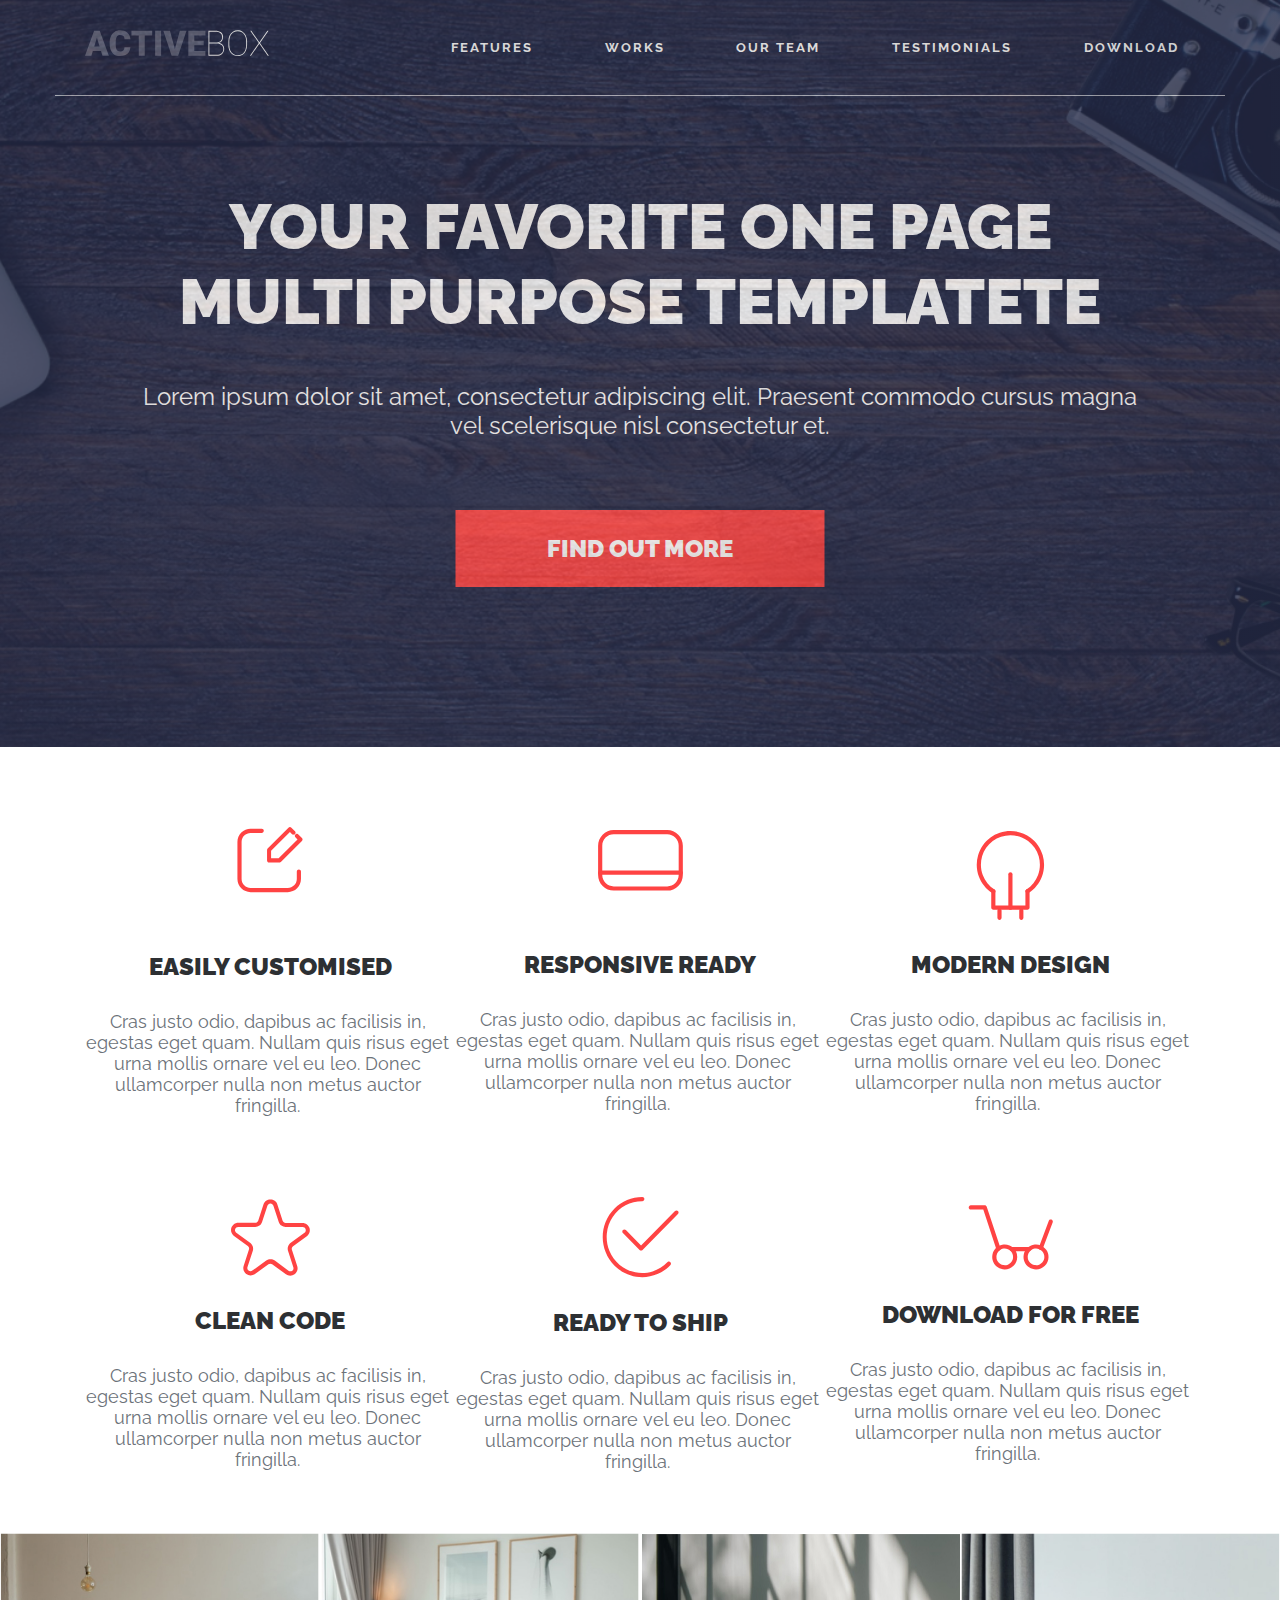
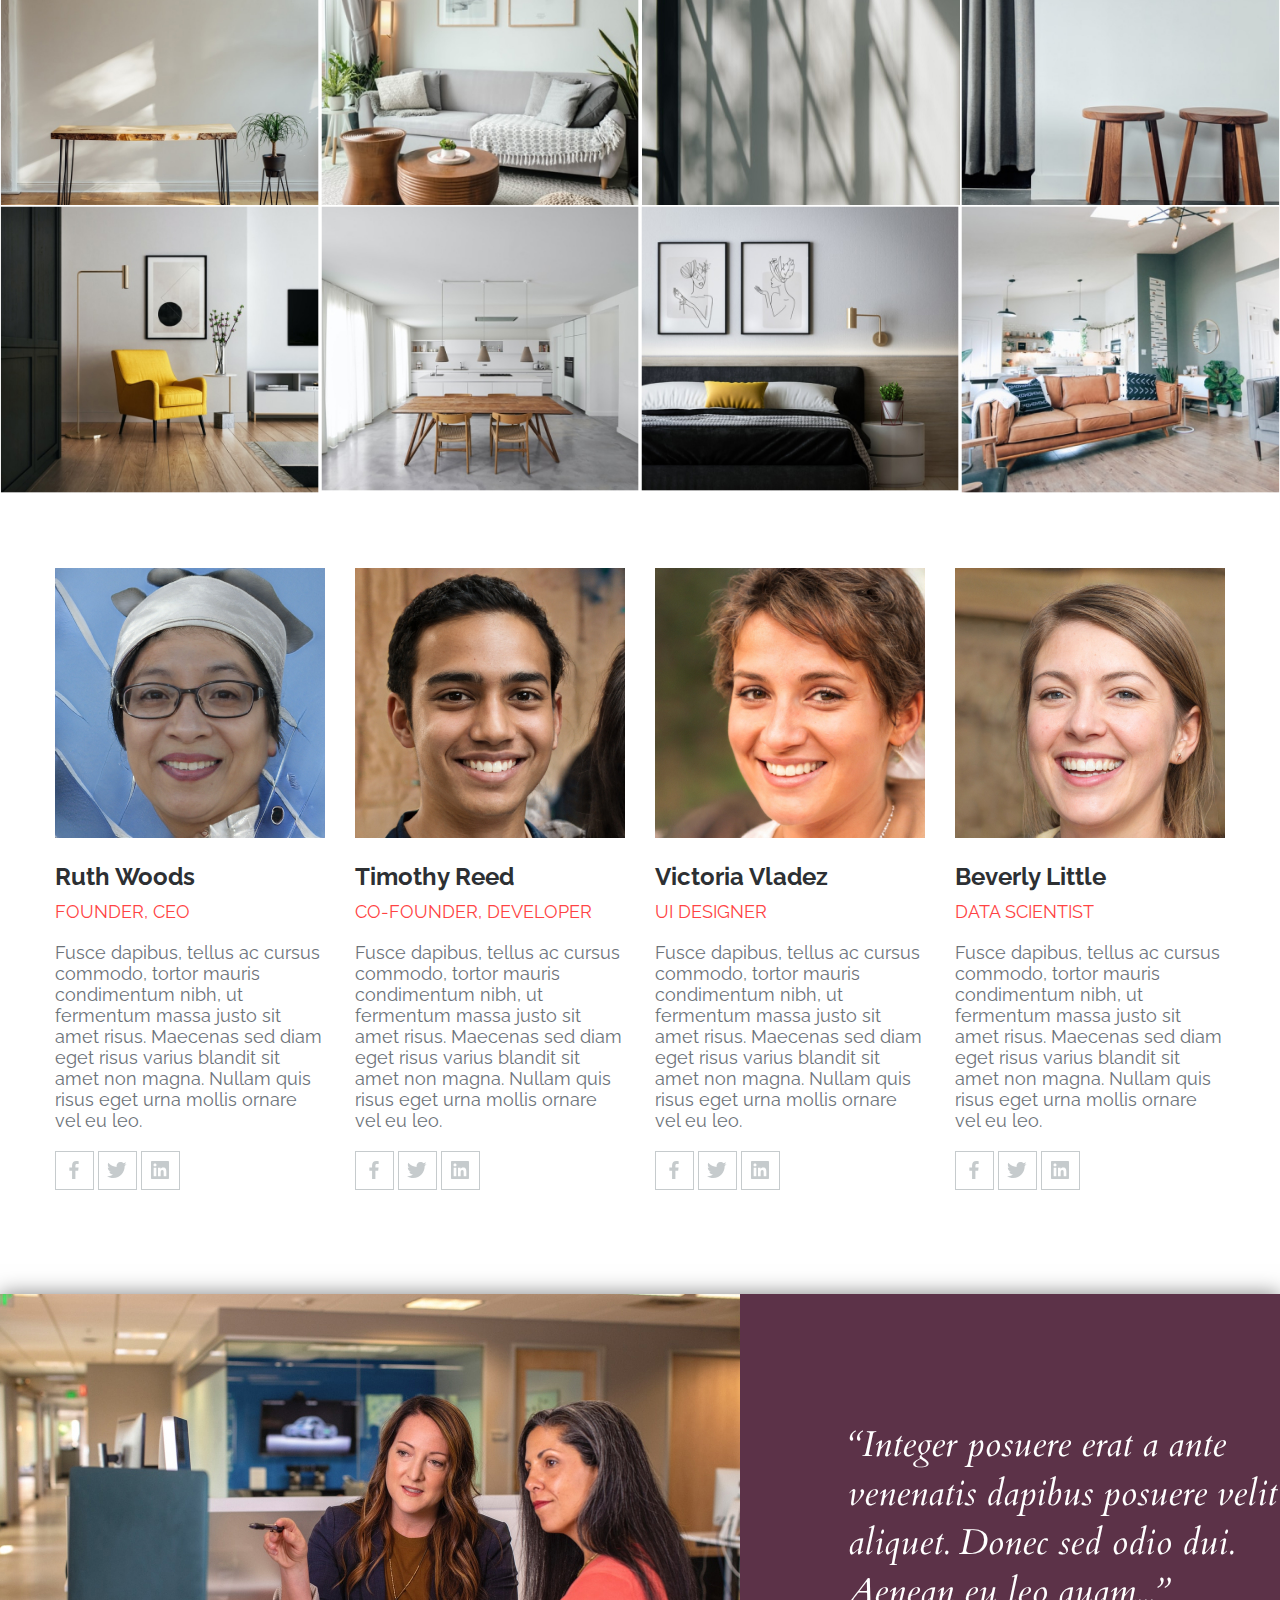
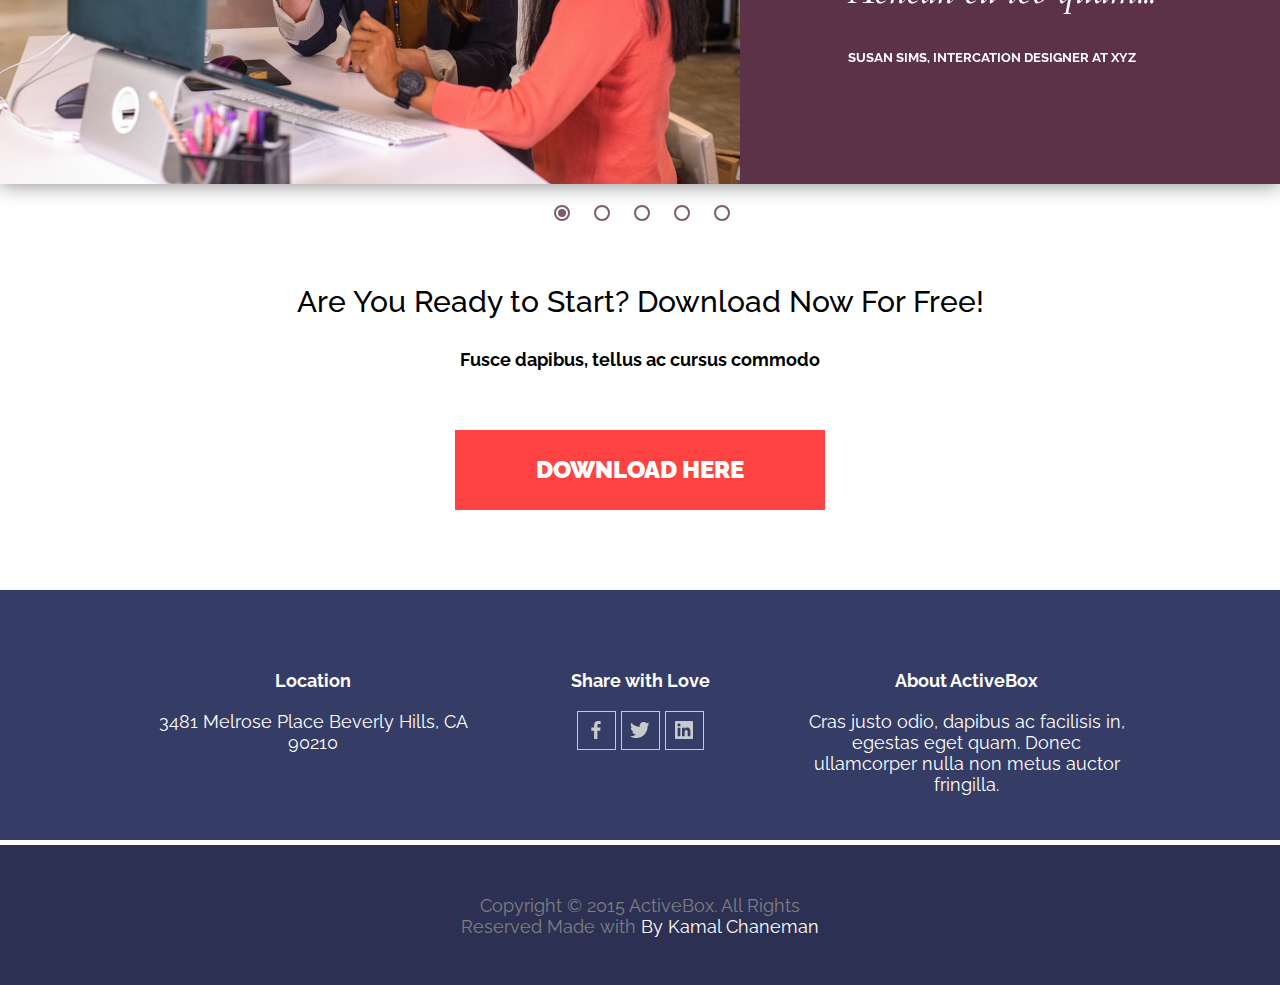
<file: ActiveBox/index.html>
<!DOCTYPE html>
<html lang="en">

<head>
   <meta charset="UTF-8">
   <meta http-equiv="X-UA-Compatible" content="IE=edge">
   <meta name="viewport" content="width=device-width, initial-scale=1.0">
   <title>Document</title>
   <link rel="stylesheet" href="./sass/style.css">
   <link rel="preconnect" href="https://fonts.googleapis.com">
   <link rel="preconnect" href="https://fonts.gstatic.com" crossorigin>
   <link href="https://fonts.googleapis.com/css2?family=Cardo:ital@1&family=Raleway&display=swap" rel="stylesheet">
</head>

<body>
   <div class="banner">
      <div class="background">
         <div class="header">
            <div class="logo">
               <svg width="184" height="27" viewBox="0 0 184 27" fill="none" xmlns="http://www.w3.org/2000/svg">
                  <path
                     d="M16.0136 21.0865H7.81939L6.38839 25.7644H0L9.09706 0.723712H14.7188L23.884 25.7644H17.4616L16.0136 21.0865ZM9.25038 16.4257H14.5826L11.908 7.74061L9.25038 16.4257Z"
                     fill="#656980" />
                  <path
                     d="M45.4001 17.2856C45.3206 19.0284 44.855 20.5705 44.0032 21.912C43.1514 23.242 41.9532 24.2739 40.4087 25.0077C38.8755 25.7415 37.1208 26.1084 35.1446 26.1084C31.8851 26.1084 29.3184 25.0363 27.4445 22.8923C25.5706 20.7482 24.6336 17.7213 24.6336 13.8116V12.5733C24.6336 10.1197 25.0538 7.97565 25.8943 6.14117C26.746 4.29522 27.9669 2.8735 29.5569 1.876C31.1469 0.867031 32.9868 0.362549 35.0765 0.362549C38.0861 0.362549 40.5052 1.16513 42.3337 2.77031C44.1622 4.36401 45.2014 6.56539 45.4512 9.37444H39.4887C39.4433 7.84953 39.0629 6.75457 38.3474 6.08957C37.6319 5.42457 36.5416 5.09207 35.0765 5.09207C33.5887 5.09207 32.4984 5.65388 31.8056 6.7775C31.1129 7.90112 30.7494 9.69548 30.7154 12.1606V13.932C30.7154 16.6034 31.0447 18.5125 31.7034 19.659C32.3735 20.8056 33.5206 21.3788 35.1446 21.3788C36.5189 21.3788 37.5694 21.0521 38.2962 20.3985C39.0231 19.745 39.4092 18.7074 39.4547 17.2856H45.4001Z"
                     fill="#656980" />
                  <path d="M67.1888 5.38444H59.7442V25.7644H53.7647V5.38444H46.4563V0.723712H67.1888V5.38444Z"
                     fill="#656980" />
                  <path d="M76.0985 25.7644H70.136V0.723712H76.0985V25.7644Z" fill="#656980" />
                  <path
                     d="M89.8803 18.9539L94.8207 0.723712H101.499L93.1512 25.7644H86.6095L78.3301 0.723712H84.957L89.8803 18.9539Z"
                     fill="#656980" />
                  <path
                     d="M118.705 15.1531H109.301V21.1209H120.408V25.7644H103.322V0.723712H120.442V5.38444H109.301V10.6643H118.705V15.1531Z"
                     fill="#656980" />
                  <path
                     d="M123.454 25.7472V0.706514H129.978C132.647 0.706514 134.663 1.25686 136.026 2.35755C137.4 3.44677 138.087 5.03474 138.087 7.12147C138.087 8.63491 137.707 9.89039 136.946 10.8879C136.185 11.8854 135.112 12.5217 133.726 12.7969C135.294 13.0033 136.6 13.6912 137.644 14.8607C138.689 16.0187 139.212 17.3487 139.212 18.8507C139.212 20.9833 138.525 22.6687 137.15 23.907C135.788 25.1338 133.885 25.7472 131.443 25.7472H123.454ZM124.374 13.3816V24.8185H131.546C133.647 24.8185 135.294 24.2968 136.486 23.2534C137.69 22.1986 138.292 20.7425 138.292 18.8851C138.292 17.3028 137.713 16.0015 136.554 14.9811C135.396 13.9492 133.846 13.416 131.903 13.3816H124.374ZM124.374 12.4529H130.319C132.579 12.4529 134.283 12.0172 135.43 11.1459C136.577 10.263 137.15 8.89862 137.15 7.05267C137.15 3.49837 134.828 1.69255 130.183 1.63522H124.374V12.4529Z"
                     fill="white" />
                  <path
                     d="M162.074 15.1015C162.074 17.2684 161.688 19.1889 160.915 20.8629C160.154 22.5254 159.064 23.8152 157.644 24.7325C156.225 25.6383 154.589 26.0912 152.738 26.0912C149.944 26.0912 147.684 25.0879 145.958 23.0815C144.232 21.075 143.368 18.3691 143.368 14.9639V11.3522C143.368 9.19672 143.749 7.28198 144.51 5.60802C145.282 3.93405 146.378 2.64419 147.798 1.73841C149.229 0.821169 150.864 0.362549 152.704 0.362549C154.555 0.362549 156.191 0.821169 157.61 1.73841C159.041 2.64419 160.143 3.93979 160.915 5.62522C161.688 7.29918 162.074 9.20819 162.074 11.3522V15.1015ZM161.154 11.3178C161.154 8.29095 160.393 5.86599 158.871 4.04298C157.349 2.2085 155.293 1.29126 152.704 1.29126C150.149 1.29126 148.11 2.20276 146.588 4.02578C145.066 5.83733 144.305 8.30815 144.305 11.4382V15.1015C144.305 17.0965 144.646 18.8621 145.328 20.3985C146.02 21.9234 147.003 23.0987 148.275 23.9242C149.547 24.7497 151.035 25.1624 152.738 25.1624C155.328 25.1624 157.377 24.2509 158.888 22.4279C160.398 20.6049 161.154 18.1169 161.154 14.9639V11.3178Z"
                     fill="white" />
                  <path
                     d="M174.373 12.2465L182.38 0.706514H183.539L174.953 12.9689L183.862 25.7472H182.721L174.373 13.6912L165.992 25.7472H164.885L173.794 12.9689L165.208 0.706514H166.367L174.373 12.2465Z"
                     fill="white" />
               </svg>
            </div>
            <div class="menu">
               <div class="navigation"><a href="#features_link">FEATURES</a></div>
               <div class="navigation"><a href="#works_link">WORKS</a></div>
               <div class="navigation"><a href="#our-team_link">OUR TEAM</a></div>
               <div class="navigation"><a href="#testimonials_link">TESTIMONIALS</a></div>
               <div class="navigation"><a href="#download_link">DOWNLOAD</a></div>
            </div>

         <!-- Меню мобильная версия -->
            <section class="top-nav">
               <div>
                  <svg width="104" height="15" viewBox="0 0 104 15" fill="none" xmlns="http://www.w3.org/2000/svg">
                     <path d="M9.01196 11.9378H4.40052L3.5952 14.5455H0L5.11956 0.586585H8.28333L13.4412 14.5455H9.82687L9.01196 11.9378ZM5.20584 9.33969H8.20663L6.70145 4.49816L5.20584 9.33969Z" fill="#656980"/>
                     <path d="M25.5499 9.81905C25.5051 10.7906 25.2431 11.6502 24.7637 12.398C24.2844 13.1394 23.6101 13.7146 22.7408 14.1237C21.878 14.5328 20.8905 14.7373 19.7784 14.7373C17.944 14.7373 16.4996 14.1397 15.445 12.9445C14.3904 11.7493 13.8631 10.0619 13.8631 7.88244V7.19216C13.8631 5.82439 14.0996 4.62918 14.5725 3.60655C15.0519 2.57752 15.739 1.78498 16.6338 1.22893C17.5286 0.666478 18.564 0.385254 19.74 0.385254C21.4338 0.385254 22.7951 0.832656 23.8242 1.72746C24.8532 2.61587 25.438 3.84303 25.5786 5.40894H22.2231C22.1975 4.55888 21.9834 3.94849 21.5808 3.57779C21.1781 3.20708 20.5645 3.02173 19.74 3.02173C18.9027 3.02173 18.2892 3.33491 17.8993 3.96128C17.5094 4.58764 17.3049 5.5879 17.2857 6.96207V7.94955C17.2857 9.43876 17.4711 10.5029 17.8418 11.1421C18.2189 11.7812 18.8644 12.1008 19.7784 12.1008C20.5517 12.1008 21.143 11.9186 21.552 11.5543C21.9611 11.19 22.1784 10.6116 22.2039 9.81905H25.5499Z" fill="#656980"/>
                     <path d="M37.8119 3.18471H33.6223V14.5455H30.2572V3.18471H26.1443V0.586585H37.8119V3.18471Z" fill="#656980"/>
                     <path d="M42.826 14.5455H39.4705V0.586585H42.826V14.5455Z" fill="#656980"/>
                     <path d="M50.582 10.749L53.3623 0.586585H57.1205L52.4228 14.5455H48.7413L44.0819 0.586585H47.8113L50.582 10.749Z" fill="#656980"/>
                     <path d="M66.8035 8.63024H61.5114V11.957H67.7623V14.5455H58.1463V0.586585H67.7814V3.18471H61.5114V6.12798H66.8035V8.63024Z" fill="#656980"/>
                     <path d="M69.4761 14.5359V0.576998H73.148C74.65 0.576998 75.7844 0.883788 76.5514 1.49737C77.3248 2.10456 77.7115 2.98977 77.7115 4.15302C77.7115 4.99669 77.4974 5.69656 77.0691 6.25261C76.6409 6.80867 76.0369 7.1634 75.2571 7.31679C76.1392 7.43184 76.8742 7.81533 77.4622 8.46725C78.0502 9.11279 78.3442 9.8542 78.3442 10.6915C78.3442 11.8803 77.9575 12.8198 77.1842 13.5101C76.4172 14.194 75.3466 14.5359 73.9725 14.5359H69.4761ZM69.9938 7.64276V14.0182H74.03C75.2124 14.0182 76.1392 13.7274 76.8103 13.1458C77.4878 12.5578 77.8265 11.7461 77.8265 10.7107C77.8265 9.82864 77.5006 9.1032 76.8486 8.53436C76.1967 7.95913 75.3243 7.66193 74.2313 7.64276H69.9938ZM69.9938 7.12505H73.3397C74.6116 7.12505 75.5703 6.88217 76.2159 6.39642C76.8614 5.90428 77.1842 5.1437 77.1842 4.11467C77.1842 2.13332 75.8771 1.12666 73.263 1.09471H69.9938V7.12505Z" fill="white"/>
                     <path d="M91.2102 8.60147C91.2102 9.80946 90.9929 10.88 90.5583 11.8132C90.1301 12.7399 89.5165 13.459 88.7176 13.9703C87.9186 14.4752 86.9983 14.7277 85.9565 14.7277C84.3842 14.7277 83.1123 14.1684 82.1408 13.0499C81.1692 11.9314 80.6835 10.423 80.6835 8.52478V6.51147C80.6835 5.30987 80.8976 4.2425 81.3258 3.30935C81.7605 2.37619 82.3772 1.65715 83.1762 1.15223C83.9815 0.640912 84.9019 0.385254 85.9373 0.385254C86.9791 0.385254 87.8995 0.640912 88.6984 1.15223C89.5037 1.65715 90.1237 2.37939 90.5583 3.31893C90.9929 4.25209 91.2102 5.31627 91.2102 6.51147V8.60147ZM90.6925 6.49229C90.6925 4.80495 90.2643 3.45315 89.4078 2.43691C88.5514 1.41428 87.3945 0.902962 85.9373 0.902962C84.4992 0.902962 83.3519 1.41108 82.4955 2.42733C81.639 3.43718 81.2108 4.81454 81.2108 6.5594V8.60147C81.2108 9.71359 81.4025 10.6979 81.786 11.5543C82.1759 12.4044 82.7288 13.0595 83.4446 13.5197C84.1605 13.9799 84.9977 14.21 85.9565 14.21C87.4137 14.21 88.5674 13.7019 89.4174 12.6856C90.2675 11.6694 90.6925 10.2824 90.6925 8.52478V6.49229Z" fill="white"/>
                     <path d="M98.1322 7.01L102.638 0.576998H103.29L98.4581 7.41266L103.472 14.5359H102.83L98.1322 7.81533L93.4153 14.5359H92.7921L97.8062 7.41266L92.9743 0.576998H93.6262L98.1322 7.01Z" fill="white"/>
                  </svg>
               </div>
               <input id="menu-toggle" type="checkbox" />
               <label class='menu-button-container' for="menu-toggle">
                  <div class='menu-button'></div>
               </label>
               <ul class="menu">
                  <li><a href="#features_link">FEATURES</a></li>
                  <li><a href="#works_link">WORKS</a></li>
                  <li><a href="#our-team_link">OUR TEAM</a></li>
                  <li><a href="#testimonials_link">TESTIMONIALS</a></li>
                  <li><a href="#download_link">DOWNLOAD</a></li>
               </ul>
            </section>
			<!-- Меню мобильная версия -->

         </div>

         <div class="hr"></div>
         <div class="line"></div>
         <h1>YOUR FAVORITE ONE PAGE <br> MULTI PURPOSE TEMPLATETE</h1>
         <h5>Lorem ipsum dolor sit amet, consectetur adipiscing elit. Praesent commodo cursus magna <br>
            vel scelerisque nisl consectetur et.</h5>
         <button>FIND OUT MORE</button>
      </div>
   </div>

   <div class="features" id="features_link">
      <div class="container">
         <div class="element">
            <div class="icon">
               <svg width="66" height="66" viewBox="0 0 66 66" fill="none" xmlns="http://www.w3.org/2000/svg">
                  <path
                     d="M50.7594 65.1257H13.5927C10.0969 65.1146 6.74798 63.7182 4.27994 61.2423C1.81191 58.7665 0.426039 55.4132 0.426056 51.9173V14.8757C0.437044 11.387 1.82777 8.0444 4.29462 5.57755C6.76147 3.1107 10.1041 1.71997 13.5927 1.70898H24.7177C25.2703 1.70898 25.8002 1.92848 26.1909 2.31918C26.5816 2.70988 26.8011 3.23978 26.8011 3.79232C26.8011 4.34485 26.5816 4.87476 26.1909 5.26546C25.8002 5.65616 25.2703 5.87565 24.7177 5.87565H13.5927C11.2091 5.88661 8.92633 6.83834 7.24087 8.5238C5.55541 10.2093 4.60368 12.4921 4.59272 14.8757V51.9173C4.5927 54.3081 5.53958 56.6016 7.22622 58.2961C8.91286 59.9905 11.2019 60.948 13.5927 60.959H50.7594C51.9468 60.959 53.1225 60.7251 54.2195 60.2707C55.3165 59.8164 56.3132 59.1503 57.1528 58.3107C57.9924 57.4712 58.6584 56.4744 59.1128 55.3774C59.5672 54.2804 59.8011 53.1047 59.8011 51.9173V44.5007C59.8011 43.9481 60.0205 43.4182 60.4112 43.0275C60.8019 42.6368 61.3319 42.4173 61.8844 42.4173C62.4369 42.4173 62.9668 42.6368 63.3575 43.0275C63.7482 43.4182 63.9677 43.9481 63.9677 44.5007V51.9173C63.9677 55.4204 62.5761 58.78 60.0991 61.257C57.622 63.7341 54.2625 65.1257 50.7594 65.1257V65.1257Z"
                     fill="#FF4343" />
                  <path
                     d="M42.426 35.5006H32.1343C31.5818 35.5006 31.0519 35.2811 30.6612 34.8904C30.2705 34.4997 30.051 33.9698 30.051 33.4172V22.9172C30.0477 22.3736 30.257 21.8503 30.6343 21.4589L51.4676 0.625563C51.8571 0.24384 52.3807 0.0300293 52.926 0.0300293C53.4713 0.0300293 53.9949 0.24384 54.3843 0.625563L58.0093 4.25057C58.391 4.64 58.6049 5.16358 58.6049 5.7089C58.6049 6.25422 58.391 6.7778 58.0093 7.16723C57.8156 7.3625 57.5852 7.51749 57.3313 7.62325C57.0775 7.72902 56.8052 7.78348 56.5301 7.78348C56.2551 7.78348 55.9828 7.72902 55.7289 7.62325C55.4751 7.51749 55.2447 7.3625 55.051 7.16723L52.926 5.0839L34.0926 23.7922V31.3339H41.6343L60.5093 12.4172L58.3843 10.2922C58.0026 9.9028 57.7888 9.37922 57.7888 8.8339C57.7888 8.28858 58.0026 7.765 58.3843 7.37557C58.578 7.1803 58.8084 7.02531 59.0623 6.91954C59.3162 6.81377 59.5885 6.75932 59.8635 6.75932C60.1385 6.75932 60.4108 6.81377 60.6647 6.91954C60.9186 7.02531 61.149 7.1803 61.3427 7.37557L64.926 10.9589C65.1212 11.1526 65.2762 11.383 65.382 11.6369C65.4878 11.8907 65.5422 12.163 65.5422 12.4381C65.5422 12.7131 65.4878 12.9854 65.382 13.2393C65.2762 13.4931 65.1212 13.7236 64.926 13.9172L44.0926 34.7506C43.8845 34.9873 43.628 35.1767 43.3405 35.3061C43.0531 35.4354 42.7412 35.5018 42.426 35.5006Z"
                     fill="#FF4343" />
               </svg>
            </div>
            <div class="title"><br> EASILY CUSTOMISED</div>
            <div class="description">Cras justo odio, dapibus ac facilisis in, egestas eget quam. Nullam quis risus eget
               urna mollis ornare vel eu leo. Donec ullamcorper nulla non metus auctor fringilla.</div>
         </div>
         <div class="element">
            <div class="icon">
               <svg width="85" height="61" viewBox="0 0 85 61" fill="none" xmlns="http://www.w3.org/2000/svg">
                  <path
                     d="M69.2682 60.6166H15.6848C11.5519 60.6166 7.58819 58.9748 4.66574 56.0524C1.7433 53.1299 0.101491 49.1662 0.101491 45.0333V15.8666C0.0794837 13.8042 0.466008 11.7579 1.23877 9.84563C2.01154 7.93337 3.15525 6.19302 4.60394 4.72496C6.05263 3.2569 7.77764 2.09018 9.67947 1.29209C11.5813 0.493999 13.6223 0.0803338 15.6848 0.0749512H69.2682C73.3977 0.0859488 77.355 1.73129 80.2751 4.65135C83.1952 7.57141 84.8405 11.5287 84.8515 15.6583V45.0333C84.8515 47.0797 84.4484 49.1061 83.6653 50.9968C82.8821 52.8874 81.7343 54.6053 80.2872 56.0524C78.8402 57.4994 77.1223 58.6473 75.2317 59.4304C73.341 60.2135 71.3146 60.6166 69.2682 60.6166ZM15.6848 4.24162C12.6569 4.24162 9.75306 5.44444 7.61202 7.58548C5.47098 9.72652 4.26816 12.6304 4.26816 15.6583V45.0333C4.26816 48.0612 5.47098 50.965 7.61202 53.1061C9.75306 55.2471 12.6569 56.45 15.6848 56.45H69.2682C72.2961 56.45 75.1999 55.2471 77.341 53.1061C79.482 50.965 80.6848 48.0612 80.6848 45.0333V15.8666C80.7125 14.3499 80.4377 12.8429 79.8763 11.4336C79.315 10.0244 78.4784 8.7411 77.4155 7.6588C76.3526 6.5765 75.0847 5.71688 73.6858 5.13015C72.2869 4.54343 70.7851 4.24137 69.2682 4.24162H15.6848Z"
                     fill="#FF4343" />
                  <path
                     d="M82.7673 44.7834H2.18398C1.63479 44.7727 1.11106 44.5498 0.722644 44.1614C0.334232 43.773 0.111314 43.2492 0.100647 42.7C0.100647 42.1475 0.32014 41.6176 0.710841 41.2269C1.10154 40.8362 1.63145 40.6167 2.18398 40.6167H82.7673C83.3198 40.6167 83.8498 40.8362 84.2404 41.2269C84.6311 41.6176 84.8506 42.1475 84.8506 42.7C84.8506 43.2526 84.6311 43.7825 84.2404 44.1732C83.8498 44.5639 83.3198 44.7834 82.7673 44.7834Z"
                     fill="#FF4343" />
               </svg>
            </div>
            <div class="title"><br> RESPONSIVE READY</div>
            <div class="description">Cras justo odio, dapibus ac facilisis in, egestas eget quam. Nullam quis risus eget
               urna mollis ornare vel eu leo. Donec ullamcorper nulla non metus auctor fringilla.</div>
         </div>
         <div class="element">
            <div class="icon">
               <svg width="69" height="90" viewBox="0 0 69 90" fill="none" xmlns="http://www.w3.org/2000/svg">
                  <path
                     d="M51.4917 63.2832C51.1469 63.2871 50.8066 63.2055 50.5011 63.0455C50.1957 62.8855 49.9348 62.6522 49.7417 62.3665C49.5878 62.135 49.4818 61.8751 49.4299 61.602C49.3779 61.3289 49.3812 61.0482 49.4394 60.7764C49.4977 60.5046 49.6097 60.2472 49.769 60.0194C49.9282 59.7916 50.1315 59.5979 50.3667 59.4498C55.7266 56.0024 59.826 50.9119 62.0513 44.9402C64.2767 38.9686 64.5084 32.4368 62.7118 26.3224C60.9152 20.2081 57.1869 14.8399 52.0848 11.0213C46.9827 7.20267 40.7812 5.13894 34.4084 5.13894C28.0355 5.13894 21.834 7.20267 16.7319 11.0213C11.6298 14.8399 7.90151 20.2081 6.10491 26.3224C4.30831 32.4368 4.54003 38.9686 6.76542 44.9402C8.9908 50.9119 13.0902 56.0024 18.45 59.4498C18.6957 59.59 18.9103 59.7787 19.0807 60.0045C19.2511 60.2303 19.3737 60.4884 19.4411 60.7632C19.5085 61.0379 19.5192 61.3235 19.4727 61.6025C19.4261 61.8815 19.3232 62.1481 19.1702 62.386C19.0173 62.624 18.8174 62.8283 18.583 62.9865C18.3485 63.1447 18.0842 63.2535 17.8063 63.3062C17.5284 63.359 17.2426 63.3546 16.9665 63.2933C16.6903 63.2321 16.4296 63.1152 16.2 62.9498C10.0822 59.0161 5.40286 53.2069 2.86229 46.3916C0.321723 39.5764 0.0565906 32.1217 2.10657 25.1431C4.15655 18.1646 8.4114 12.0377 14.2343 7.67924C20.0572 3.32081 27.135 0.965332 34.4084 0.965332C41.6818 0.965332 48.7596 3.32081 54.5825 7.67924C60.4054 12.0377 64.6602 18.1646 66.7102 25.1431C68.7602 32.1217 68.495 39.5764 65.9545 46.3916C63.4139 53.2069 58.7345 59.0161 52.6167 62.9498C52.2846 63.1733 51.892 63.2897 51.4917 63.2832V63.2832Z"
                     fill="#FF4343" />
                  <path
                     d="M51.4917 79.7417H17.325C16.7758 79.731 16.2521 79.5081 15.8637 79.1197C15.4753 78.7313 15.2524 78.2076 15.2417 77.6584V61.2C15.2524 60.6508 15.4753 60.1271 15.8637 59.7387C16.2521 59.3503 16.7758 59.1274 17.325 59.1167C17.8776 59.1167 18.4075 59.3362 18.7982 59.7269C19.1889 60.1176 19.4084 60.6475 19.4084 61.2V75.575H49.4084V61.2C49.4084 60.6475 49.6279 60.1176 50.0186 59.7269C50.4093 59.3362 50.9392 59.1167 51.4917 59.1167C52.0409 59.1274 52.5646 59.3503 52.953 59.7387C53.3414 60.1271 53.5644 60.6508 53.575 61.2V77.6584C53.5644 78.2076 53.3414 78.7313 52.953 79.1197C52.5646 79.5081 52.0409 79.731 51.4917 79.7417V79.7417Z"
                     fill="#FF4343" />
                  <path
                     d="M23.4918 89.9084C22.9392 89.9084 22.4093 89.6889 22.0186 89.2982C21.6279 88.9075 21.4084 88.3776 21.4084 87.8251V80.4918C21.4191 79.9426 21.642 79.4189 22.0304 79.0304C22.4189 78.642 22.9426 78.4191 23.4918 78.4084C24.0443 78.4084 24.5742 78.6279 24.9649 79.0186C25.3556 79.4093 25.5751 79.9392 25.5751 80.4918V87.8251C25.5751 88.3776 25.3556 88.9075 24.9649 89.2982C24.5742 89.6889 24.0443 89.9084 23.4918 89.9084Z"
                     fill="#FF4343" />
                  <path
                     d="M45.3251 89.9084C44.7726 89.9084 44.2427 89.6889 43.852 89.2982C43.4613 88.9075 43.2418 88.3776 43.2418 87.8251V80.4918C43.2418 79.9392 43.4613 79.4093 43.852 79.0186C44.2427 78.6279 44.7726 78.4084 45.3251 78.4084C45.8743 78.4191 46.398 78.642 46.7864 79.0304C47.1748 79.4189 47.3978 79.9426 47.4084 80.4918V87.8251C47.4084 88.3776 47.1889 88.9075 46.7982 89.2982C46.4075 89.6889 45.8776 89.9084 45.3251 89.9084Z"
                     fill="#FF4343" />
                  <path
                     d="M34.4083 79.7417C33.8558 79.7417 33.3259 79.5222 32.9352 79.1315C32.5445 78.7408 32.325 78.2109 32.325 77.6584V44.325C32.325 43.7725 32.5445 43.2426 32.9352 42.8519C33.3259 42.4612 33.8558 42.2417 34.4083 42.2417C34.9609 42.2417 35.4908 42.4612 35.8815 42.8519C36.2722 43.2426 36.4917 43.7725 36.4917 44.325V77.6584C36.4917 78.2109 36.2722 78.7408 35.8815 79.1315C35.4908 79.5222 34.9609 79.7417 34.4083 79.7417Z"
                     fill="#FF4343" />
               </svg>
            </div>
            <div class="title">MODERN DESIGN</div>
            <div class="description">Cras justo odio, dapibus ac facilisis in, egestas eget quam. Nullam quis risus eget
               urna mollis ornare vel eu leo. Donec ullamcorper nulla non metus auctor fringilla.</div>
         </div>
      </div>
      <div class="container">
         <div class="element">
            <div class="icon">
               <svg width="79" height="77" viewBox="0 0 79 77" fill="none" xmlns="http://www.w3.org/2000/svg">
                  <path
                     d="M19.4917 76.4082C17.991 76.3711 16.5373 75.8769 15.325 74.9916C14.0462 74.0723 13.0994 72.7638 12.6262 71.2616C12.153 69.7594 12.1789 68.1445 12.7 66.6583L17.95 50.4916C18.1552 49.8537 18.1529 49.1672 17.9432 48.5308C17.7336 47.8944 17.3275 47.3409 16.7833 46.9499L3.03333 36.9499C1.79641 36.045 0.874095 34.7752 0.395992 33.3191C-0.0821112 31.8629 -0.0919755 30.2936 0.367784 28.8316C0.827543 27.3695 1.73382 26.0883 2.95927 25.1679C4.18472 24.2474 5.66776 23.7341 7.2 23.6999H24.2C24.8393 23.7146 25.4681 23.5353 26.0036 23.1858C26.539 22.8362 26.9562 22.3328 27.2 21.7416L32.45 5.53326C32.8942 4.03821 33.814 2.72887 35.0698 1.80395C36.3256 0.879022 37.8488 0.389007 39.4083 0.408261C40.9557 0.390404 42.4677 0.870981 43.7209 1.77893C44.974 2.68687 45.9016 3.97398 46.3667 5.44993L51.6167 21.7416C51.8318 22.3683 52.2356 22.9131 52.7728 23.301C53.31 23.689 53.9541 23.9011 54.6167 23.9083H71.6583C73.1906 23.9424 74.6736 24.4558 75.8991 25.3762C77.1245 26.2966 78.0308 27.5779 78.4906 29.0399C78.9503 30.5019 78.9404 32.0713 78.4623 33.5274C77.9842 34.9836 77.0619 36.2533 75.825 37.1583L62.075 47.1583C61.5309 47.5492 61.1247 48.1027 60.9151 48.7392C60.7055 49.3756 60.7031 50.0621 60.9083 50.6999L66.2 66.9083C66.71 68.3994 66.726 70.0152 66.2456 71.5162C65.7653 73.0172 64.8143 74.3235 63.5333 75.2416C62.2906 76.1779 60.7768 76.6843 59.2208 76.6843C57.6648 76.6843 56.1511 76.1779 54.9083 75.2416L41.1583 65.2416C40.6163 64.8577 39.9684 64.6516 39.3042 64.6516C38.6399 64.6516 37.9921 64.8577 37.45 65.2416L23.6583 75.2416C22.4228 76.0505 20.9676 76.4579 19.4917 76.4082ZM7.15833 27.9916C6.48961 27.9726 5.83327 28.1745 5.29093 28.5662C4.74859 28.9579 4.35051 29.5175 4.15833 30.1583C3.94211 30.7913 3.9347 31.4769 4.13721 32.1145C4.33972 32.752 4.74145 33.3077 5.28333 33.6999L19.075 43.6999C20.3507 44.6224 21.2978 45.929 21.7776 47.4284C22.2574 48.9279 22.2448 50.5415 21.7417 52.0333L16.4917 68.0749C16.2685 68.7073 16.2577 69.3952 16.4607 70.0343C16.6637 70.6734 17.0695 71.2289 17.6167 71.6166C18.1483 72.0254 18.8002 72.2471 19.4708 72.2471C20.1415 72.2471 20.7934 72.0254 21.325 71.6166L35.2417 61.6166C36.486 60.7027 37.9895 60.2099 39.5333 60.2099C41.0772 60.2099 42.5807 60.7027 43.825 61.6166L57.4917 71.7416C58.0233 72.1504 58.6752 72.3721 59.3458 72.3721C60.0165 72.3721 60.6684 72.1504 61.2 71.7416C61.7471 71.3539 62.153 70.7984 62.356 70.1593C62.559 69.5202 62.5481 68.8323 62.325 68.1999L57.075 52.0333C56.5718 50.5415 56.5592 48.9279 57.0391 47.4284C57.5189 45.929 58.4659 44.6224 59.7417 43.6999L73.4917 33.6999C74.0225 33.3057 74.4165 32.7551 74.6186 32.1256C74.8207 31.496 74.8206 30.819 74.6185 30.1895C74.4163 29.5599 74.0221 29.0095 73.4912 28.6153C72.9604 28.2212 72.3194 28.003 71.6583 27.9916H54.6167C53.0882 27.9726 51.6039 27.4764 50.3713 26.5725C49.1386 25.6685 48.2192 24.402 47.7417 22.9499L42.4083 6.74159C42.2162 6.1008 41.8181 5.54123 41.2757 5.14955C40.7334 4.75786 40.0771 4.55589 39.4083 4.57493C38.7396 4.55589 38.0833 4.75786 37.5409 5.14955C36.9986 5.54123 36.6005 6.1008 36.4083 6.74159L31.075 22.9499C30.5974 24.402 29.6781 25.6685 28.4454 26.5725C27.2128 27.4764 25.7285 27.9726 24.2 27.9916H7.15833Z"
                     fill="#FF4343" />
               </svg>
            </div>
            <div class="title">CLEAN CODE</div>
            <div class="description">Cras justo odio, dapibus ac facilisis in, egestas eget quam. Nullam quis risus eget
               urna mollis ornare vel eu leo. Donec ullamcorper nulla non metus auctor fringilla.</div>
         </div>
         <div class="element">
            <div class="icon">
               <svg width="77" height="82" viewBox="0 0 77 82" fill="none" xmlns="http://www.w3.org/2000/svg">
                  <path
                     d="M40.2998 81.2276C29.8016 81.2276 19.7334 76.9993 12.3101 69.4729C4.88682 61.9465 0.716446 51.7385 0.716446 41.0945C0.716446 30.4506 4.88682 20.2426 12.3101 12.7161C19.7334 5.18972 29.8016 0.961426 40.2998 0.961426C40.8523 0.961426 41.3822 1.18397 41.7729 1.5801C42.1636 1.97622 42.3831 2.51349 42.3831 3.07369C42.3831 3.6339 42.1636 4.17117 41.7729 4.56729C41.3822 4.96342 40.8523 5.18596 40.2998 5.18596C34.4567 5.15084 28.6958 6.58203 23.5306 9.35198C18.3654 12.1219 13.9565 16.1446 10.6967 21.0613C7.43689 25.9781 5.42758 31.6362 4.84786 37.5313C4.26814 43.4264 5.13601 49.3754 7.37412 54.8479C9.61222 60.3204 13.151 65.1465 17.6751 68.8959C22.1992 72.6454 27.5679 75.2017 33.3028 76.337C39.0377 77.4723 44.9606 77.1513 50.5434 75.4026C56.1263 73.654 61.1957 70.532 65.2998 66.315C65.485 66.0927 65.7136 65.9115 65.9712 65.783C66.2287 65.6544 66.5097 65.5812 66.7965 65.568C67.0832 65.5547 67.3696 65.6017 67.6376 65.706C67.9056 65.8103 68.1495 65.9696 68.354 66.1739C68.5584 66.3783 68.7189 66.6232 68.8256 66.8935C68.9322 67.1637 68.9826 67.4534 68.9736 67.7443C68.9646 68.0352 68.8964 68.3211 68.7733 68.584C68.6502 68.8469 68.4748 69.0812 68.2581 69.2722C64.6151 73.0483 60.2663 76.0505 55.4659 78.1032C50.6655 80.156 45.5097 81.2181 40.2998 81.2276Z"
                     fill="#FF4343" />
                  <path
                     d="M39.0497 54.6131C38.7795 54.6219 38.5104 54.5739 38.2595 54.4721C38.0085 54.3703 37.781 54.2169 37.5913 54.0216L20.9247 37.1235C20.7294 36.9271 20.5744 36.6935 20.4686 36.4361C20.3629 36.1787 20.3084 35.9026 20.3084 35.6238C20.3084 35.3449 20.3629 35.0688 20.4686 34.8114C20.5744 34.554 20.7294 34.3204 20.9247 34.1241C21.3211 33.7343 21.8516 33.5164 22.4038 33.5164C22.956 33.5164 23.4865 33.7343 23.883 34.1241L39.0497 49.5436L73.008 15.1136C73.4003 14.7159 73.9324 14.4924 74.4872 14.4924C75.042 14.4924 75.574 14.7159 75.9663 15.1136C76.3586 15.5114 76.579 16.0508 76.579 16.6133C76.579 17.1758 76.3586 17.7153 75.9663 18.1131L40.5497 54.0216C40.3508 54.2161 40.1158 54.3686 39.8583 54.4701C39.6008 54.5717 39.3259 54.6203 39.0497 54.6131Z"
                     fill="#FF4343" />
               </svg>
            </div>
            <div class="title">READY TO SHIP</div>
            <div class="description">Cras justo odio, dapibus ac facilisis in, egestas eget quam. Nullam quis risus eget
               urna mollis ornare vel eu leo. Donec ullamcorper nulla non metus auctor fringilla.</div>
         </div>
         <div class="element">
            <div class="icon">
               <svg width="85" height="65" viewBox="0 0 85 65" fill="none" xmlns="http://www.w3.org/2000/svg">
                  <path
                     d="M61.1083 46.1999H43.6499C43.0974 46.1999 42.5675 45.9804 42.1768 45.5897C41.7861 45.199 41.5666 44.6691 41.5666 44.1165C41.5666 43.564 41.7861 43.0341 42.1768 42.6434C42.5675 42.2527 43.0974 42.0332 43.6499 42.0332H61.1083C61.6608 42.0332 62.1907 42.2527 62.5814 42.6434C62.9721 43.0341 63.1916 43.564 63.1916 44.1165C63.1916 44.6691 62.9721 45.199 62.5814 45.5897C62.1907 45.9804 61.6608 46.1999 61.1083 46.1999Z"
                     fill="#FF4343" />
                  <path
                     d="M72.8583 44.9082C72.6117 44.9667 72.3549 44.9667 72.1083 44.9082C71.8515 44.8157 71.6159 44.6726 71.4154 44.4874C71.2149 44.3022 71.0535 44.0787 70.9409 43.8301C70.8282 43.5815 70.7665 43.3128 70.7595 43.04C70.7525 42.7671 70.8003 42.4956 70.9 42.2416L80.8167 15.7416C81.0129 15.2299 81.4028 14.8162 81.902 14.59C82.4011 14.3638 82.9692 14.3434 83.4833 14.5332C83.9989 14.7387 84.416 15.1341 84.6486 15.638C84.8812 16.142 84.9115 16.7159 84.7333 17.2416L74.8167 43.6166C74.6487 43.9971 74.3747 44.3213 74.0274 44.5504C73.6802 44.7794 73.2743 44.9036 72.8583 44.9082V44.9082Z"
                     fill="#FF4343" />
                  <path
                     d="M30.3166 45.7C29.8819 45.7032 29.4576 45.5674 29.1053 45.3126C28.7531 45.0578 28.4914 44.6972 28.3583 44.2834L15.275 4.53337H2.77498C2.22245 4.53337 1.69255 4.31387 1.30184 3.92317C0.911144 3.53247 0.69165 3.00257 0.69165 2.45003C0.702317 1.90084 0.925236 1.37711 1.31365 0.988698C1.70206 0.600285 2.22579 0.377366 2.77498 0.366699H16.775C17.2067 0.375905 17.6253 0.516406 17.9752 0.76949C18.325 1.02257 18.5895 1.37623 18.7333 1.78337L32.4417 42.95C32.533 43.207 32.5719 43.4796 32.5561 43.7519C32.5403 44.0241 32.4701 44.2904 32.3497 44.5351C32.2294 44.7798 32.0612 44.9979 31.8551 45.1765C31.649 45.3551 31.4093 45.4906 31.15 45.575C30.8853 45.6794 30.6003 45.7221 30.3166 45.7V45.7Z"
                     fill="#FF4343" />
                  <path
                     d="M36.7333 64.45C34.261 64.45 31.8443 63.7169 29.7887 62.3433C27.733 60.9698 26.1309 59.0176 25.1848 56.7335C24.2387 54.4494 23.9912 51.9361 24.4735 49.5113C24.9558 47.0866 26.1463 44.8593 27.8944 43.1111C29.6426 41.363 31.8699 40.1725 34.2947 39.6901C36.7194 39.2078 39.2327 39.4554 41.5168 40.4015C43.8009 41.3476 45.7531 42.9497 47.1267 45.0053C48.5002 47.0609 49.2333 49.4777 49.2333 51.95C49.2333 55.2652 47.9163 58.4446 45.5721 60.7888C43.2279 63.133 40.0485 64.45 36.7333 64.45V64.45ZM36.7333 43.6166C35.0851 43.6166 33.4739 44.1054 32.1035 45.021C30.7331 45.9367 29.665 47.2382 29.0343 48.7609C28.4036 50.2836 28.2385 51.9592 28.5601 53.5757C28.8816 55.1922 29.6753 56.6771 30.8407 57.8425C32.0062 59.008 33.491 59.8016 35.1075 60.1232C36.724 60.4447 38.3996 60.2797 39.9223 59.649C41.445 59.0182 42.7465 57.9501 43.6622 56.5797C44.5779 55.2093 45.0666 53.5981 45.0666 51.95C45.0666 49.7398 44.1886 47.6202 42.6258 46.0574C41.063 44.4946 38.9434 43.6166 36.7333 43.6166Z"
                     fill="#FF4343" />
                  <path
                     d="M68.025 64.45C65.5527 64.45 63.136 63.7169 61.0803 62.3433C59.0247 60.9698 57.4226 59.0176 56.4765 56.7335C55.5304 54.4494 55.2828 51.9361 55.7652 49.5113C56.2475 47.0866 57.438 44.8593 59.1861 43.1111C60.9343 41.363 63.1616 40.1725 65.5863 39.6901C68.0111 39.2078 70.5244 39.4554 72.8085 40.4015C75.0926 41.3476 77.0448 42.9497 78.4183 45.0053C79.7919 47.0609 80.525 49.4777 80.525 51.95C80.525 55.2652 79.208 58.4446 76.8638 60.7888C74.5196 63.133 71.3402 64.45 68.025 64.45V64.45ZM68.025 43.6166C66.3768 43.6166 64.7656 44.1054 63.3952 45.021C62.0248 45.9367 60.9567 47.2382 60.326 48.7609C59.6952 50.2836 59.5302 51.9592 59.8518 53.5757C60.1733 55.1922 60.967 56.6771 62.1324 57.8425C63.2978 59.008 64.7827 59.8016 66.3992 60.1232C68.0157 60.4447 69.6913 60.2797 71.214 59.649C72.7367 59.0182 74.0382 57.9501 74.9539 56.5797C75.8696 55.2093 76.3583 53.5981 76.3583 51.95C76.3583 49.7398 75.4803 47.6202 73.9175 46.0574C72.3547 44.4946 70.2351 43.6166 68.025 43.6166Z"
                     fill="#FF4343" />
               </svg>
            </div>
            <div class="title">DOWNLOAD FOR FREE</div>
            <div class="description">Cras justo odio, dapibus ac facilisis in, egestas eget quam. Nullam quis risus eget
               urna mollis ornare vel eu leo. Donec ullamcorper nulla non metus auctor fringilla.</div>
         </div>
      </div>
   </div>

   <div class="works" id="works_link">
      <div class="images">
         <div class="cards">
            <img src="./img/work_1.jpg" alt="" width="100%">
         </div>
         <div class="cards">
            <img src="./img/work_2.jpg" alt="" width="100%">
         </div>
         <div class="cards_red">
            <div class="background">
               <div class="text">PROJECT NAME</div>
               <div class="about">User Interface Design</div>
            </div>
         </div>
         <div class="cards">
            <img src="./img/work_4.jpg" alt="" width="100%">
         </div>
      </div>
      <div class="images">
         <div class="cards">
            <img src="./img/work_5.jpg" alt="" width="100%">
         </div>
         <div class="cards">
            <img src="./img/work_6.jpg" alt="" width="100%">
         </div>
         <div class="cards">
            <img src="./img/work_7.jpg" alt="" width="100%">
         </div>
         <div class="cards">
            <img src="./img/work_8.jpg" alt="" width="100%">
         </div>
      </div>
   </div>

   <div class="our-team" id="our-team_link">
      <div class="block">
         <div class="box">
            <img class="foto-pc" src="./img/foto_1.jpg" alt="">
            <!-- Фото для планшета -->
            <img class="foto-tablet" src="./img/foto1_tablet.jpg" alt="">
            <!-- Фото для планшета -->
            <div class="name">Ruth Woods</div>
            <div class="profession">FOUNDER, CEO</div>
            <div class="about">Fusce dapibus, tellus ac cursus commodo, tortor mauris condimentum nibh, ut fermentum
               massa justo sit amet risus. Maecenas sed diam eget risus varius blandit sit amet non magna. Nullam quis
               risus eget urna mollis ornare vel eu leo.</div>
            <div class="messengers">
               <a href="https://www.facebook.com/">
                  <svg width="39" height="39" viewBox="0 0 39 39" fill="none" xmlns="http://www.w3.org/2000/svg">
                     <rect x="0.5" y="0.5" width="38" height="38" stroke="#C6CBCD" />
                     <path
                        d="M20.397 27.997V19.801H23.162L23.573 16.592H20.397V14.548C20.397 13.622 20.655 12.988 21.984 12.988H23.668V10.127C22.8487 10.0392 22.0251 9.99678 21.201 9.99999C18.757 9.99999 17.079 11.492 17.079 14.231V16.586H14.332V19.795H17.085V27.997H20.397Z"
                        fill="#C6CBCD" />
                  </svg>
               </a>
               <a href="https://twitter.com/">
                  <svg width="39" height="39" viewBox="0 0 39 39" fill="none" xmlns="http://www.w3.org/2000/svg">
                     <rect x="0.5" y="0.5" width="38" height="38" stroke="#C6CBCD" />
                     <path
                        d="M26.633 14.978C26.646 15.153 26.646 15.327 26.646 15.501C26.646 20.826 22.593 26.962 15.186 26.962C12.904 26.962 10.784 26.301 9 25.153C9.324 25.19 9.636 25.203 9.973 25.203C11.786 25.2074 13.5476 24.6011 14.974 23.482C14.1334 23.4668 13.3186 23.1895 12.6432 22.6887C11.9679 22.188 11.4658 21.4889 11.207 20.689C11.456 20.726 11.706 20.751 11.968 20.751C12.329 20.751 12.692 20.701 13.029 20.614C12.1168 20.4298 11.2965 19.9353 10.7076 19.2147C10.1188 18.494 9.79769 17.5916 9.799 16.661V16.611C10.336 16.91 10.959 17.097 11.619 17.122C11.0661 16.7546 10.6127 16.256 10.2993 15.6708C9.98596 15.0856 9.82231 14.4319 9.823 13.768C9.823 13.02 10.022 12.334 10.371 11.736C11.3831 12.981 12.6455 13.9996 14.0763 14.7257C15.5072 15.4518 17.0746 15.8692 18.677 15.951C18.615 15.651 18.577 15.34 18.577 15.028C18.5767 14.499 18.6807 13.9751 18.8831 13.4862C19.0854 12.9974 19.3821 12.5533 19.7562 12.1792C20.1303 11.8051 20.5744 11.5084 21.0632 11.3061C21.5521 11.1037 22.076 10.9997 22.605 11C23.765 11 24.812 11.486 25.548 12.272C26.4498 12.0976 27.3145 11.7684 28.104 11.299C27.8034 12.2298 27.1738 13.0191 26.333 13.519C27.1328 13.4278 27.9144 13.2175 28.652 12.895C28.1011 13.6981 27.4185 14.4023 26.633 14.978V14.978Z"
                        fill="#C6CBCD" />
                  </svg>
               </a>
               <a href="https://www.linkedin.com/">
                  <svg width="39" height="39" viewBox="0 0 39 39" fill="none" xmlns="http://www.w3.org/2000/svg">
                     <rect x="0.5" y="0.5" width="38" height="38" stroke="#C6CBCD" />
                     <path
                        d="M27 10H11C10.7348 10 10.4804 10.1054 10.2929 10.2929C10.1054 10.4804 10 10.7348 10 11V27C10 27.2652 10.1054 27.5196 10.2929 27.7071C10.4804 27.8946 10.7348 28 11 28H27C27.2652 28 27.5196 27.8946 27.7071 27.7071C27.8946 27.5196 28 27.2652 28 27V11C28 10.7348 27.8946 10.4804 27.7071 10.2929C27.5196 10.1054 27.2652 10 27 10V10ZM15.339 25.337H12.667V16.747H15.339V25.337ZM14.003 15.574C13.5924 15.574 13.1987 15.4109 12.9084 15.1206C12.6181 14.8303 12.455 14.4366 12.455 14.026C12.455 13.6154 12.6181 13.2217 12.9084 12.9314C13.1987 12.6411 13.5924 12.478 14.003 12.478C14.4136 12.478 14.8073 12.6411 15.0976 12.9314C15.3879 13.2217 15.551 13.6154 15.551 14.026C15.551 14.4366 15.3879 14.8303 15.0976 15.1206C14.8073 15.4109 14.4136 15.574 14.003 15.574V15.574ZM25.338 25.337H22.669V21.16C22.669 20.164 22.651 18.883 21.281 18.883C19.891 18.883 19.68 19.969 19.68 21.09V25.338H17.013V16.748H19.573V17.922H19.61C19.965 17.247 20.837 16.535 22.134 16.535C24.838 16.535 25.337 18.313 25.337 20.627V25.337H25.338Z"
                        fill="#C6CBCD" />
                  </svg>
               </a>
            </div>
         </div>
         <div class="box">
            <img class="foto-pc" src="./img/foto_2.jpg" alt="">
            <!-- Фото для планшета -->
            <img class="foto-tablet" src="./img/foto2_tablet.jpg" alt="">
            <!-- Фото для планшета -->
            <div class="name">Timothy Reed</div>
            <div class="profession">CO-FOUNDER, DEVELOPER</div>
            <div class="about">Fusce dapibus, tellus ac cursus commodo, tortor mauris condimentum nibh, ut fermentum
               massa justo sit amet risus. Maecenas sed diam eget risus varius blandit sit amet non magna. Nullam quis
               risus eget urna mollis ornare vel eu leo.</div>
            <div class="messengers">
               <a href="https://www.facebook.com/">
                  <svg width="39" height="39" viewBox="0 0 39 39" fill="none" xmlns="http://www.w3.org/2000/svg">
                     <rect x="0.5" y="0.5" width="38" height="38" stroke="#C6CBCD" />
                     <path
                        d="M20.397 27.997V19.801H23.162L23.573 16.592H20.397V14.548C20.397 13.622 20.655 12.988 21.984 12.988H23.668V10.127C22.8487 10.0392 22.0251 9.99678 21.201 9.99999C18.757 9.99999 17.079 11.492 17.079 14.231V16.586H14.332V19.795H17.085V27.997H20.397Z"
                        fill="#C6CBCD" />
                  </svg>
               </a>
               <a href="https://twitter.com/">
                  <svg width="39" height="39" viewBox="0 0 39 39" fill="none" xmlns="http://www.w3.org/2000/svg">
                     <rect x="0.5" y="0.5" width="38" height="38" stroke="#C6CBCD" />
                     <path
                        d="M26.633 14.978C26.646 15.153 26.646 15.327 26.646 15.501C26.646 20.826 22.593 26.962 15.186 26.962C12.904 26.962 10.784 26.301 9 25.153C9.324 25.19 9.636 25.203 9.973 25.203C11.786 25.2074 13.5476 24.6011 14.974 23.482C14.1334 23.4668 13.3186 23.1895 12.6432 22.6887C11.9679 22.188 11.4658 21.4889 11.207 20.689C11.456 20.726 11.706 20.751 11.968 20.751C12.329 20.751 12.692 20.701 13.029 20.614C12.1168 20.4298 11.2965 19.9353 10.7076 19.2147C10.1188 18.494 9.79769 17.5916 9.799 16.661V16.611C10.336 16.91 10.959 17.097 11.619 17.122C11.0661 16.7546 10.6127 16.256 10.2993 15.6708C9.98596 15.0856 9.82231 14.4319 9.823 13.768C9.823 13.02 10.022 12.334 10.371 11.736C11.3831 12.981 12.6455 13.9996 14.0763 14.7257C15.5072 15.4518 17.0746 15.8692 18.677 15.951C18.615 15.651 18.577 15.34 18.577 15.028C18.5767 14.499 18.6807 13.9751 18.8831 13.4862C19.0854 12.9974 19.3821 12.5533 19.7562 12.1792C20.1303 11.8051 20.5744 11.5084 21.0632 11.3061C21.5521 11.1037 22.076 10.9997 22.605 11C23.765 11 24.812 11.486 25.548 12.272C26.4498 12.0976 27.3145 11.7684 28.104 11.299C27.8034 12.2298 27.1738 13.0191 26.333 13.519C27.1328 13.4278 27.9144 13.2175 28.652 12.895C28.1011 13.6981 27.4185 14.4023 26.633 14.978V14.978Z"
                        fill="#C6CBCD" />
                  </svg>
               </a>
               <a href="https://www.linkedin.com/">
                  <svg width="39" height="39" viewBox="0 0 39 39" fill="none" xmlns="http://www.w3.org/2000/svg">
                     <rect x="0.5" y="0.5" width="38" height="38" stroke="#C6CBCD" />
                     <path
                        d="M27 10H11C10.7348 10 10.4804 10.1054 10.2929 10.2929C10.1054 10.4804 10 10.7348 10 11V27C10 27.2652 10.1054 27.5196 10.2929 27.7071C10.4804 27.8946 10.7348 28 11 28H27C27.2652 28 27.5196 27.8946 27.7071 27.7071C27.8946 27.5196 28 27.2652 28 27V11C28 10.7348 27.8946 10.4804 27.7071 10.2929C27.5196 10.1054 27.2652 10 27 10V10ZM15.339 25.337H12.667V16.747H15.339V25.337ZM14.003 15.574C13.5924 15.574 13.1987 15.4109 12.9084 15.1206C12.6181 14.8303 12.455 14.4366 12.455 14.026C12.455 13.6154 12.6181 13.2217 12.9084 12.9314C13.1987 12.6411 13.5924 12.478 14.003 12.478C14.4136 12.478 14.8073 12.6411 15.0976 12.9314C15.3879 13.2217 15.551 13.6154 15.551 14.026C15.551 14.4366 15.3879 14.8303 15.0976 15.1206C14.8073 15.4109 14.4136 15.574 14.003 15.574V15.574ZM25.338 25.337H22.669V21.16C22.669 20.164 22.651 18.883 21.281 18.883C19.891 18.883 19.68 19.969 19.68 21.09V25.338H17.013V16.748H19.573V17.922H19.61C19.965 17.247 20.837 16.535 22.134 16.535C24.838 16.535 25.337 18.313 25.337 20.627V25.337H25.338Z"
                        fill="#C6CBCD" />
                  </svg>
               </a>
            </div>
         </div>
         <div class="box">
            <img class="foto-pc" src="./img/foto_3.jpg" alt="">
            <!-- Фото для планшета -->
            <img class="foto-tablet" src="./img/foto3_tablet.jpg" alt="">
            <!-- Фото для планшета -->
            <div class="name">Victoria Vladez</div>
            <div class="profession">UI DESIGNER</div>
            <div class="about">Fusce dapibus, tellus ac cursus commodo, tortor mauris condimentum nibh, ut fermentum
               massa justo sit amet risus. Maecenas sed diam eget risus varius blandit sit amet non magna. Nullam quis
               risus eget urna mollis ornare vel eu leo.</div>
            <div class="messengers">
               <a href="https://www.facebook.com/">
                  <svg width="39" height="39" viewBox="0 0 39 39" fill="none" xmlns="http://www.w3.org/2000/svg">
                     <rect x="0.5" y="0.5" width="38" height="38" stroke="#C6CBCD" />
                     <path
                        d="M20.397 27.997V19.801H23.162L23.573 16.592H20.397V14.548C20.397 13.622 20.655 12.988 21.984 12.988H23.668V10.127C22.8487 10.0392 22.0251 9.99678 21.201 9.99999C18.757 9.99999 17.079 11.492 17.079 14.231V16.586H14.332V19.795H17.085V27.997H20.397Z"
                        fill="#C6CBCD" />
                  </svg>
               </a>
               <a href="https://twitter.com/">
                  <svg width="39" height="39" viewBox="0 0 39 39" fill="none" xmlns="http://www.w3.org/2000/svg">
                     <rect x="0.5" y="0.5" width="38" height="38" stroke="#C6CBCD" />
                     <path
                        d="M26.633 14.978C26.646 15.153 26.646 15.327 26.646 15.501C26.646 20.826 22.593 26.962 15.186 26.962C12.904 26.962 10.784 26.301 9 25.153C9.324 25.19 9.636 25.203 9.973 25.203C11.786 25.2074 13.5476 24.6011 14.974 23.482C14.1334 23.4668 13.3186 23.1895 12.6432 22.6887C11.9679 22.188 11.4658 21.4889 11.207 20.689C11.456 20.726 11.706 20.751 11.968 20.751C12.329 20.751 12.692 20.701 13.029 20.614C12.1168 20.4298 11.2965 19.9353 10.7076 19.2147C10.1188 18.494 9.79769 17.5916 9.799 16.661V16.611C10.336 16.91 10.959 17.097 11.619 17.122C11.0661 16.7546 10.6127 16.256 10.2993 15.6708C9.98596 15.0856 9.82231 14.4319 9.823 13.768C9.823 13.02 10.022 12.334 10.371 11.736C11.3831 12.981 12.6455 13.9996 14.0763 14.7257C15.5072 15.4518 17.0746 15.8692 18.677 15.951C18.615 15.651 18.577 15.34 18.577 15.028C18.5767 14.499 18.6807 13.9751 18.8831 13.4862C19.0854 12.9974 19.3821 12.5533 19.7562 12.1792C20.1303 11.8051 20.5744 11.5084 21.0632 11.3061C21.5521 11.1037 22.076 10.9997 22.605 11C23.765 11 24.812 11.486 25.548 12.272C26.4498 12.0976 27.3145 11.7684 28.104 11.299C27.8034 12.2298 27.1738 13.0191 26.333 13.519C27.1328 13.4278 27.9144 13.2175 28.652 12.895C28.1011 13.6981 27.4185 14.4023 26.633 14.978V14.978Z"
                        fill="#C6CBCD" />
                  </svg>
               </a>
               <a href="https://www.linkedin.com/">
                  <svg width="39" height="39" viewBox="0 0 39 39" fill="none" xmlns="http://www.w3.org/2000/svg">
                     <rect x="0.5" y="0.5" width="38" height="38" stroke="#C6CBCD" />
                     <path
                        d="M27 10H11C10.7348 10 10.4804 10.1054 10.2929 10.2929C10.1054 10.4804 10 10.7348 10 11V27C10 27.2652 10.1054 27.5196 10.2929 27.7071C10.4804 27.8946 10.7348 28 11 28H27C27.2652 28 27.5196 27.8946 27.7071 27.7071C27.8946 27.5196 28 27.2652 28 27V11C28 10.7348 27.8946 10.4804 27.7071 10.2929C27.5196 10.1054 27.2652 10 27 10V10ZM15.339 25.337H12.667V16.747H15.339V25.337ZM14.003 15.574C13.5924 15.574 13.1987 15.4109 12.9084 15.1206C12.6181 14.8303 12.455 14.4366 12.455 14.026C12.455 13.6154 12.6181 13.2217 12.9084 12.9314C13.1987 12.6411 13.5924 12.478 14.003 12.478C14.4136 12.478 14.8073 12.6411 15.0976 12.9314C15.3879 13.2217 15.551 13.6154 15.551 14.026C15.551 14.4366 15.3879 14.8303 15.0976 15.1206C14.8073 15.4109 14.4136 15.574 14.003 15.574V15.574ZM25.338 25.337H22.669V21.16C22.669 20.164 22.651 18.883 21.281 18.883C19.891 18.883 19.68 19.969 19.68 21.09V25.338H17.013V16.748H19.573V17.922H19.61C19.965 17.247 20.837 16.535 22.134 16.535C24.838 16.535 25.337 18.313 25.337 20.627V25.337H25.338Z"
                        fill="#C6CBCD" />
                  </svg>
               </a>
            </div>
         </div>
         <div class="box">
            <img class="foto-pc" src="./img/foto_4.jpg" alt="">
            <!-- Фото для планшета -->
            <img class="foto-tablet" src="./img/foto4_tablet.jpg" alt="">
            <!-- Фото для планшета -->
            <div class="name">Beverly Little</div>
            <div class="profession">DATA SCIENTIST</div>
            <div class="about">Fusce dapibus, tellus ac cursus commodo, tortor mauris condimentum nibh, ut fermentum
               massa justo sit amet risus. Maecenas sed diam eget risus varius blandit sit amet non magna. Nullam quis
               risus eget urna mollis ornare vel eu leo.</div>
            <div class="messengers">
               <a href="https://www.facebook.com/">
                  <svg width="39" height="39" viewBox="0 0 39 39" fill="none" xmlns="http://www.w3.org/2000/svg">
                     <rect x="0.5" y="0.5" width="38" height="38" stroke="#C6CBCD" />
                     <path
                        d="M20.397 27.997V19.801H23.162L23.573 16.592H20.397V14.548C20.397 13.622 20.655 12.988 21.984 12.988H23.668V10.127C22.8487 10.0392 22.0251 9.99678 21.201 9.99999C18.757 9.99999 17.079 11.492 17.079 14.231V16.586H14.332V19.795H17.085V27.997H20.397Z"
                        fill="#C6CBCD" />
                  </svg>
               </a>
               <a href="https://twitter.com/">
                  <svg width="39" height="39" viewBox="0 0 39 39" fill="none" xmlns="http://www.w3.org/2000/svg">
                     <rect x="0.5" y="0.5" width="38" height="38" stroke="#C6CBCD" />
                     <path
                        d="M26.633 14.978C26.646 15.153 26.646 15.327 26.646 15.501C26.646 20.826 22.593 26.962 15.186 26.962C12.904 26.962 10.784 26.301 9 25.153C9.324 25.19 9.636 25.203 9.973 25.203C11.786 25.2074 13.5476 24.6011 14.974 23.482C14.1334 23.4668 13.3186 23.1895 12.6432 22.6887C11.9679 22.188 11.4658 21.4889 11.207 20.689C11.456 20.726 11.706 20.751 11.968 20.751C12.329 20.751 12.692 20.701 13.029 20.614C12.1168 20.4298 11.2965 19.9353 10.7076 19.2147C10.1188 18.494 9.79769 17.5916 9.799 16.661V16.611C10.336 16.91 10.959 17.097 11.619 17.122C11.0661 16.7546 10.6127 16.256 10.2993 15.6708C9.98596 15.0856 9.82231 14.4319 9.823 13.768C9.823 13.02 10.022 12.334 10.371 11.736C11.3831 12.981 12.6455 13.9996 14.0763 14.7257C15.5072 15.4518 17.0746 15.8692 18.677 15.951C18.615 15.651 18.577 15.34 18.577 15.028C18.5767 14.499 18.6807 13.9751 18.8831 13.4862C19.0854 12.9974 19.3821 12.5533 19.7562 12.1792C20.1303 11.8051 20.5744 11.5084 21.0632 11.3061C21.5521 11.1037 22.076 10.9997 22.605 11C23.765 11 24.812 11.486 25.548 12.272C26.4498 12.0976 27.3145 11.7684 28.104 11.299C27.8034 12.2298 27.1738 13.0191 26.333 13.519C27.1328 13.4278 27.9144 13.2175 28.652 12.895C28.1011 13.6981 27.4185 14.4023 26.633 14.978V14.978Z"
                        fill="#C6CBCD" />
                  </svg>
               </a>
               <a href="https://www.linkedin.com/">
                  <svg width="39" height="39" viewBox="0 0 39 39" fill="none" xmlns="http://www.w3.org/2000/svg">
                     <rect x="0.5" y="0.5" width="38" height="38" stroke="#C6CBCD" />
                     <path
                        d="M27 10H11C10.7348 10 10.4804 10.1054 10.2929 10.2929C10.1054 10.4804 10 10.7348 10 11V27C10 27.2652 10.1054 27.5196 10.2929 27.7071C10.4804 27.8946 10.7348 28 11 28H27C27.2652 28 27.5196 27.8946 27.7071 27.7071C27.8946 27.5196 28 27.2652 28 27V11C28 10.7348 27.8946 10.4804 27.7071 10.2929C27.5196 10.1054 27.2652 10 27 10V10ZM15.339 25.337H12.667V16.747H15.339V25.337ZM14.003 15.574C13.5924 15.574 13.1987 15.4109 12.9084 15.1206C12.6181 14.8303 12.455 14.4366 12.455 14.026C12.455 13.6154 12.6181 13.2217 12.9084 12.9314C13.1987 12.6411 13.5924 12.478 14.003 12.478C14.4136 12.478 14.8073 12.6411 15.0976 12.9314C15.3879 13.2217 15.551 13.6154 15.551 14.026C15.551 14.4366 15.3879 14.8303 15.0976 15.1206C14.8073 15.4109 14.4136 15.574 14.003 15.574V15.574ZM25.338 25.337H22.669V21.16C22.669 20.164 22.651 18.883 21.281 18.883C19.891 18.883 19.68 19.969 19.68 21.09V25.338H17.013V16.748H19.573V17.922H19.61C19.965 17.247 20.837 16.535 22.134 16.535C24.838 16.535 25.337 18.313 25.337 20.627V25.337H25.338Z"
                        fill="#C6CBCD" />
                  </svg>
               </a>
            </div>
         </div>
      </div>
   </div>

   <div class="testimonials" id="testimonials_link">
      <div class="wrapper">
         <input type="radio" name="point" id="slide1" checked>
         <input type="radio" name="point" id="slide2">
         <input type="radio" name="point" id="slide3">
         <input type="radio" name="point" id="slide4">
         <input type="radio" name="point" id="slide5">
         <div class="slider">
            <div class="slides slide1">
               <img class="foto-pc" src="./img/foto.jpg" alt="">
               <!-- Фото планшет -->
               <img class="foto-tablet" src="./img/foto_tablet.jpg" alt="">
               <!-- Фото мобльный -->
               <img class="foto-mobile" src="./img/foto_mobile.jpg" alt="">
               <div class="quote">“Integer posuere erat a ante venenatis dapibus posuere velit aliquet. Donec sed odio
                  dui. Aenean eu leo quam...”</div>
               <div class="autor">SUSAN SIMS, INTERCATION DESIGNER AT XYZ</div>
            </div>
            <div class="slides slide2">
               <img class="foto-pc" src="./img/01.jpg" alt="">
               <!-- Фото планшет -->
               <img class="foto-tablet" src="./img/01_tablet.jpg" alt="">
               <!-- Фото мобльный -->
               <img class="foto-mobile" src="./img/01_mobile.jpg" alt="">
               <div class="quote">“A blend of completely new lessons, updated texts and activities, together with the
                  refreshing and fine-tuning...”</div>
               <div class="autor">Ruth woods, FOUNDER</div>
            </div>
            <div class="slides slide3">
               <img class="foto-pc" src="./img/02.jpg" alt="">
               <!-- Фото планшет -->
               <img class="foto-tablet" src="./img/02_tablet.jpg" alt="">
               <!-- Фото мобльный -->
               <img class="foto-mobile" src="./img/02_mobile.jpg" alt="">
               <div class="quote">“English File third edition offers more support for teachers and students. Teacher's
                  Book provides over...”</div>
               <div class="autor">Timothy Reed, DEVELOPER</div>
            </div>
            <div class="slides slide4">
               <img class="foto-pc" src="./img/03.jpg" alt="">
               <!-- Фото планшет -->
               <img class="foto-tablet" src="./img/03_tablet.jpg" alt="">
               <!-- Фото мобльный -->
               <img class="foto-mobile" src="./img/03_mobile.jpg" alt="">
               <div class="quote">“Classroom Presentation Tool brings your classroom to life with the Student's Book and
                  Workbook...”</div>
               <div class="autor">Victoria Vladez, DESIGNER</div>
            </div>
            <div class="slides slide5">
               <img class="foto-pc" src="./img/04.jpg" alt="">
               <!-- Фото планшет -->
               <img class="foto-tablet" src="./img/04_tablet.jpg" alt="">
               <!-- Фото мобльный -->
               <img class="foto-mobile" src="./img/04_mobile.jpg" alt="">
               <div class="quote">“Tutor enables students to revise, review and catch up if they've missed a lesson with
                  all audio and video, plus Grammar...”</div>
               <div class="autor">Beverly Little, DATA SCIENTIST</div>
            </div>
         </div>
         <div class="controls">
            <label for="slide1"></label>
            <label for="slide2"></label>
            <label for="slide3"></label>
            <label for="slide4"></label>
            <label for="slide5"></label>
         </div>
      </div>
   </div>

   <div class="download" id="download_link">
      <h3>Are You Ready to Start? Download Now For Free!</h3>
      <h5>Fusce dapibus, tellus ac cursus commodo</h5>
      <button>DOWNLOAD HERE</button>
   </div>

   <div class="footer">
      <div class="info">
         <div class="information">
            <div class="first">Location</div>
            <div class="second">3481 Melrose Place Beverly Hills, CA 90210</div>
         </div>
         <div class="information">
            <div class="first">Share with Love</div>
            <div class="second">
               <div class="messengers">
                  <a href="https://www.facebook.com/">
                     <svg width="39" height="39" viewBox="0 0 39 39" fill="none" xmlns="http://www.w3.org/2000/svg">
                        <rect x="0.5" y="0.5" width="38" height="38" stroke="#C6CBCD" />
                        <path
                           d="M20.397 27.997V19.801H23.162L23.573 16.592H20.397V14.548C20.397 13.622 20.655 12.988 21.984 12.988H23.668V10.127C22.8487 10.0392 22.0251 9.99678 21.201 9.99999C18.757 9.99999 17.079 11.492 17.079 14.231V16.586H14.332V19.795H17.085V27.997H20.397Z"
                           fill="#C6CBCD" />
                     </svg>
                  </a>
                  <a href="https://twitter.com/">
                     <svg width="39" height="39" viewBox="0 0 39 39" fill="none" xmlns="http://www.w3.org/2000/svg">
                        <rect x="0.5" y="0.5" width="38" height="38" stroke="#C6CBCD" />
                        <path
                           d="M26.633 14.978C26.646 15.153 26.646 15.327 26.646 15.501C26.646 20.826 22.593 26.962 15.186 26.962C12.904 26.962 10.784 26.301 9 25.153C9.324 25.19 9.636 25.203 9.973 25.203C11.786 25.2074 13.5476 24.6011 14.974 23.482C14.1334 23.4668 13.3186 23.1895 12.6432 22.6887C11.9679 22.188 11.4658 21.4889 11.207 20.689C11.456 20.726 11.706 20.751 11.968 20.751C12.329 20.751 12.692 20.701 13.029 20.614C12.1168 20.4298 11.2965 19.9353 10.7076 19.2147C10.1188 18.494 9.79769 17.5916 9.799 16.661V16.611C10.336 16.91 10.959 17.097 11.619 17.122C11.0661 16.7546 10.6127 16.256 10.2993 15.6708C9.98596 15.0856 9.82231 14.4319 9.823 13.768C9.823 13.02 10.022 12.334 10.371 11.736C11.3831 12.981 12.6455 13.9996 14.0763 14.7257C15.5072 15.4518 17.0746 15.8692 18.677 15.951C18.615 15.651 18.577 15.34 18.577 15.028C18.5767 14.499 18.6807 13.9751 18.8831 13.4862C19.0854 12.9974 19.3821 12.5533 19.7562 12.1792C20.1303 11.8051 20.5744 11.5084 21.0632 11.3061C21.5521 11.1037 22.076 10.9997 22.605 11C23.765 11 24.812 11.486 25.548 12.272C26.4498 12.0976 27.3145 11.7684 28.104 11.299C27.8034 12.2298 27.1738 13.0191 26.333 13.519C27.1328 13.4278 27.9144 13.2175 28.652 12.895C28.1011 13.6981 27.4185 14.4023 26.633 14.978V14.978Z"
                           fill="#C6CBCD" />
                     </svg>
                  </a>
                  <a href="https://www.linkedin.com/">
                     <svg width="39" height="39" viewBox="0 0 39 39" fill="none" xmlns="http://www.w3.org/2000/svg">
                        <rect x="0.5" y="0.5" width="38" height="38" stroke="#C6CBCD" />
                        <path
                           d="M27 10H11C10.7348 10 10.4804 10.1054 10.2929 10.2929C10.1054 10.4804 10 10.7348 10 11V27C10 27.2652 10.1054 27.5196 10.2929 27.7071C10.4804 27.8946 10.7348 28 11 28H27C27.2652 28 27.5196 27.8946 27.7071 27.7071C27.8946 27.5196 28 27.2652 28 27V11C28 10.7348 27.8946 10.4804 27.7071 10.2929C27.5196 10.1054 27.2652 10 27 10V10ZM15.339 25.337H12.667V16.747H15.339V25.337ZM14.003 15.574C13.5924 15.574 13.1987 15.4109 12.9084 15.1206C12.6181 14.8303 12.455 14.4366 12.455 14.026C12.455 13.6154 12.6181 13.2217 12.9084 12.9314C13.1987 12.6411 13.5924 12.478 14.003 12.478C14.4136 12.478 14.8073 12.6411 15.0976 12.9314C15.3879 13.2217 15.551 13.6154 15.551 14.026C15.551 14.4366 15.3879 14.8303 15.0976 15.1206C14.8073 15.4109 14.4136 15.574 14.003 15.574V15.574ZM25.338 25.337H22.669V21.16C22.669 20.164 22.651 18.883 21.281 18.883C19.891 18.883 19.68 19.969 19.68 21.09V25.338H17.013V16.748H19.573V17.922H19.61C19.965 17.247 20.837 16.535 22.134 16.535C24.838 16.535 25.337 18.313 25.337 20.627V25.337H25.338Z"
                           fill="#C6CBCD" />
                     </svg>
                  </a>
               </div>
            </div>
         </div>
         <div class="information">
            <div class="first">About ActiveBox</div>
            <div class="second">Cras justo odio, dapibus ac facilisis in, egestas eget quam. Donec ullamcorper nulla non
               metus auctor fringilla.</div>
         </div>
      </div>
      <div class="copyright">Copyright © 2015 ActiveBox. All Rights <br> Reserved
         Made with <span>By Kamal Chaneman</span>
      </div>
   </div>
</body>

</html>
</file>
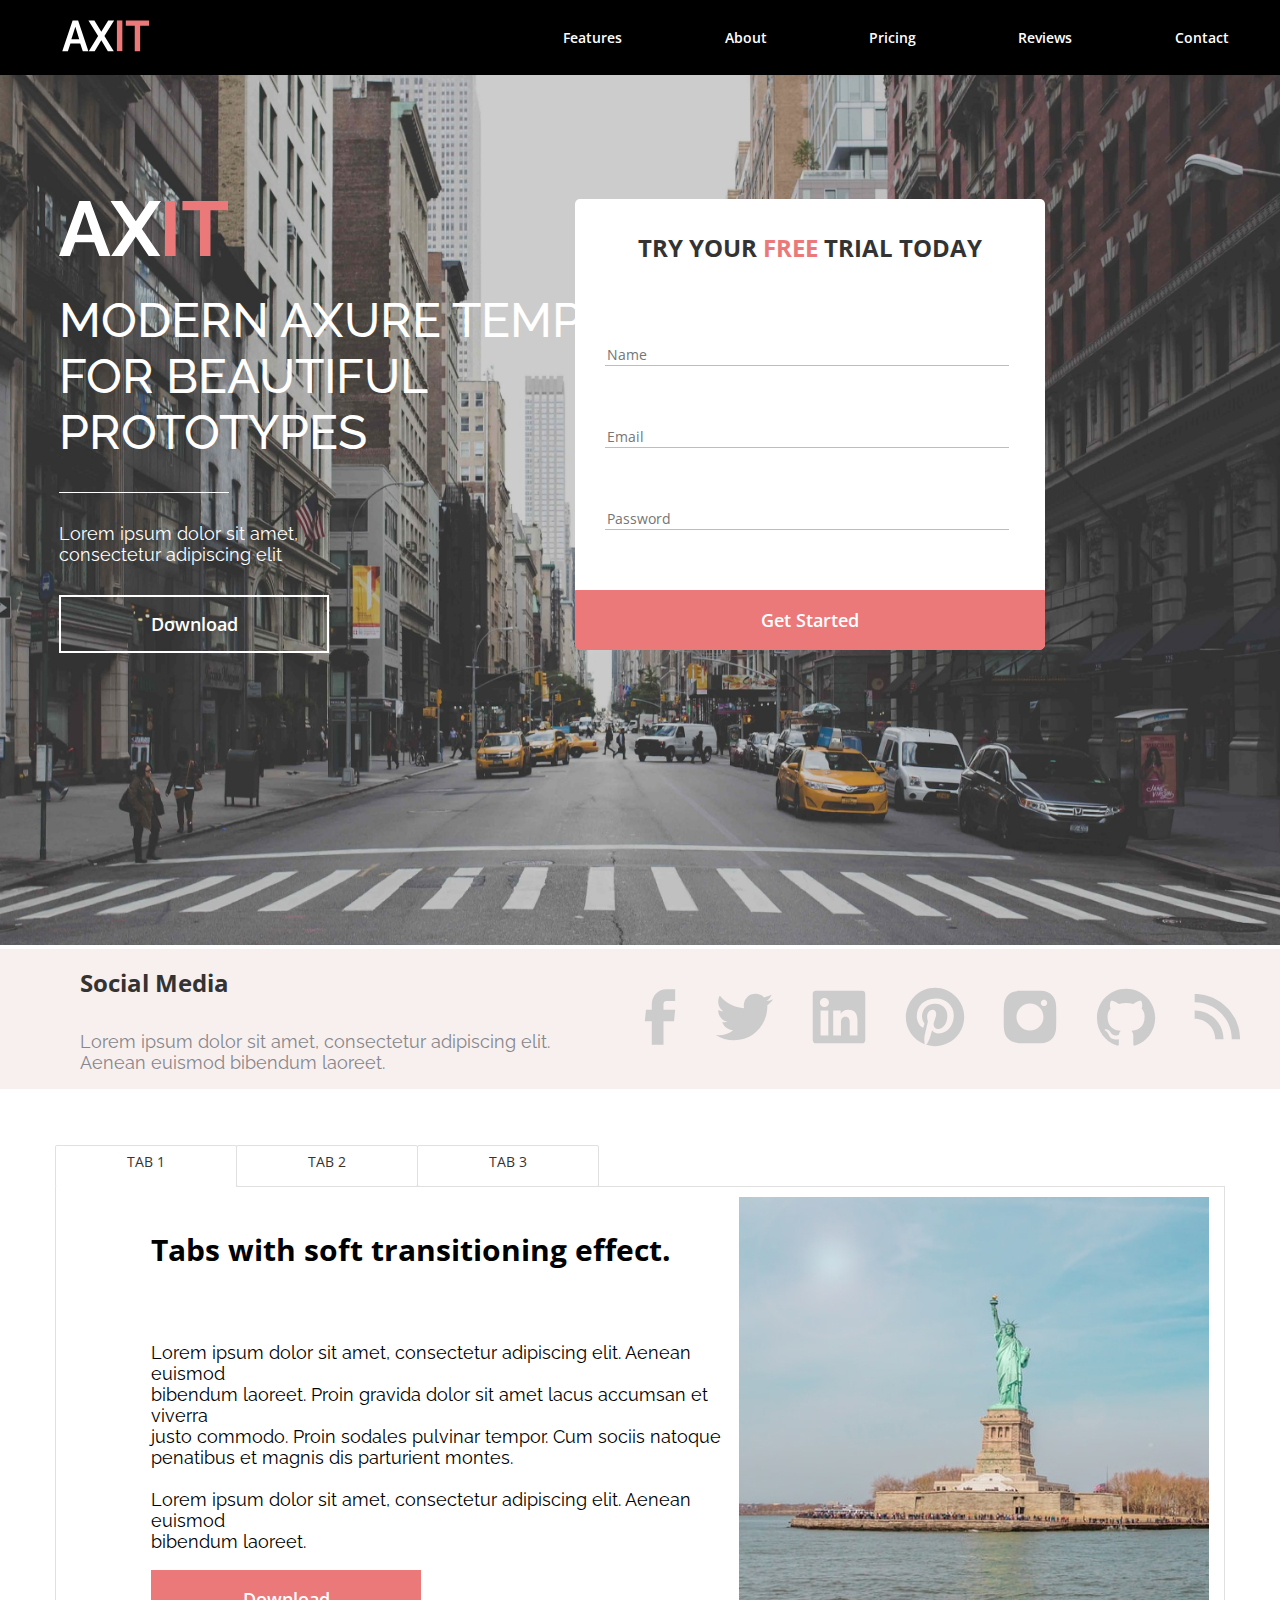
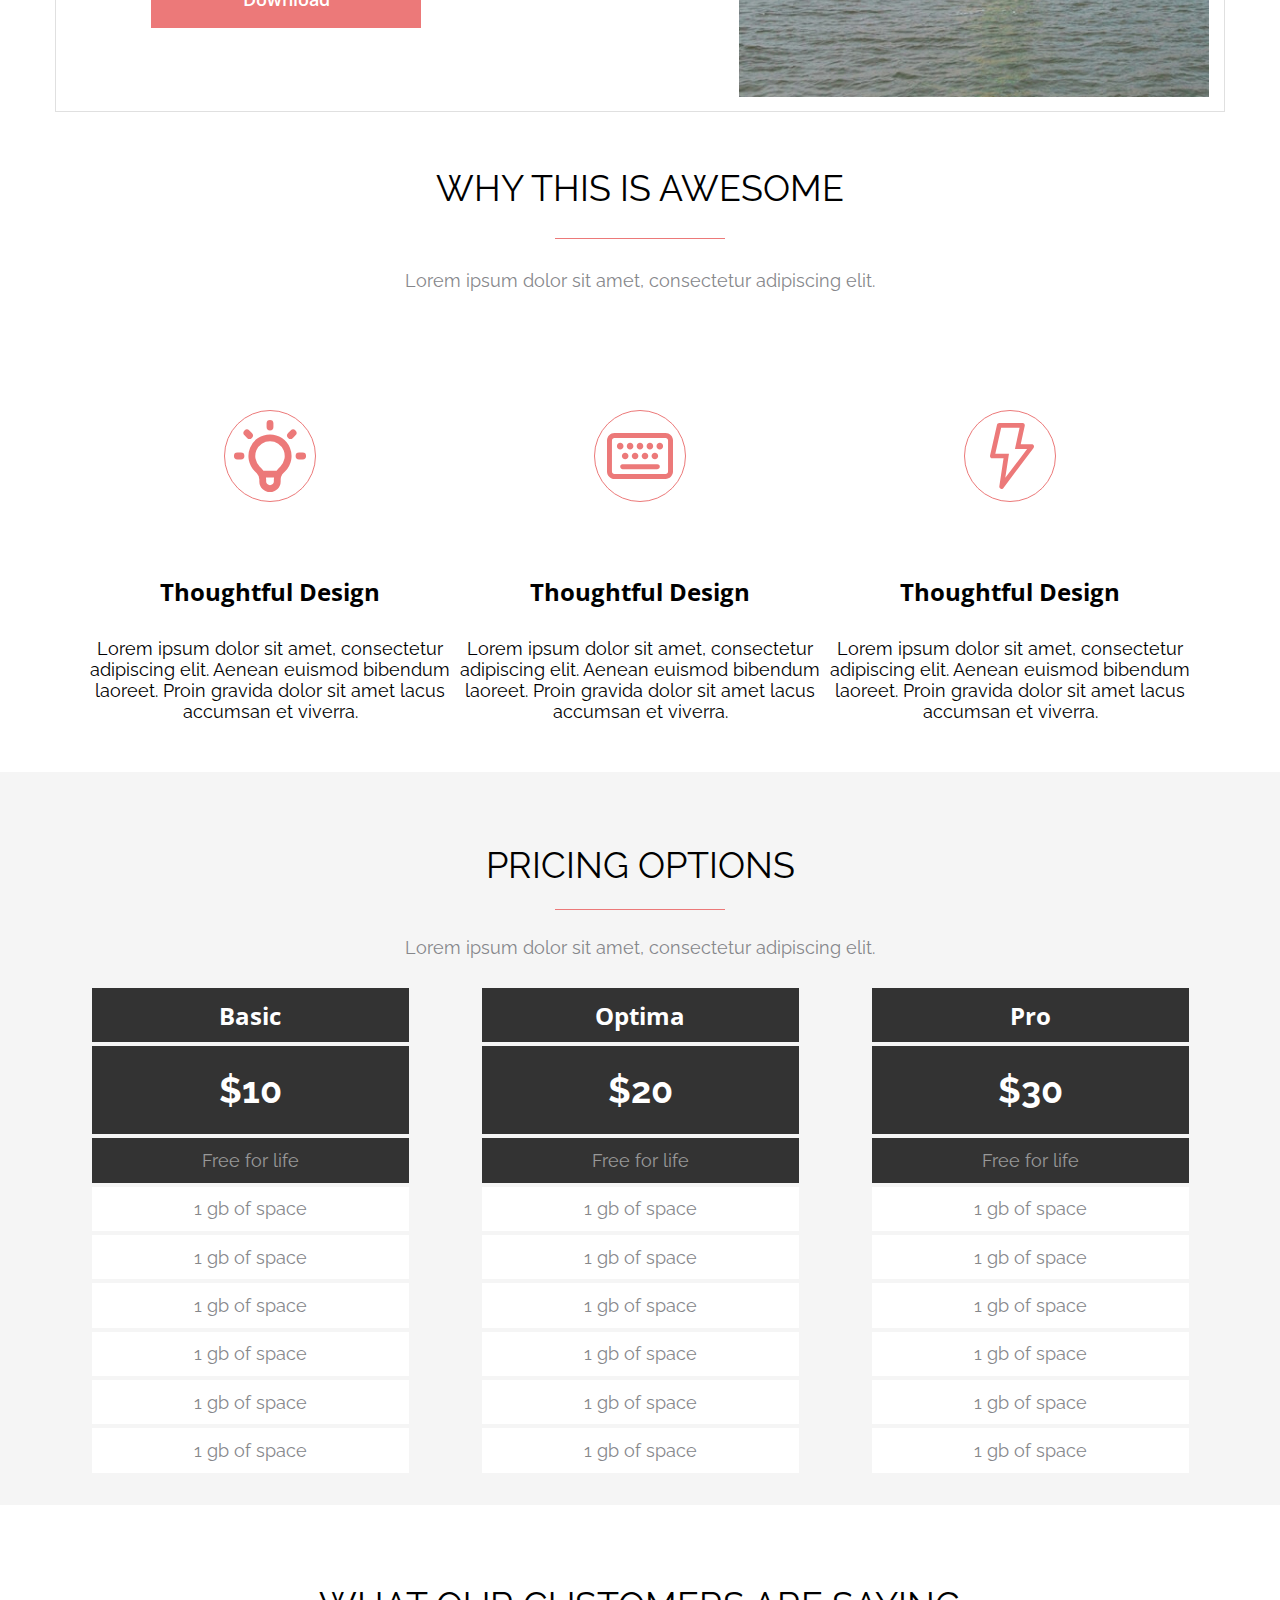
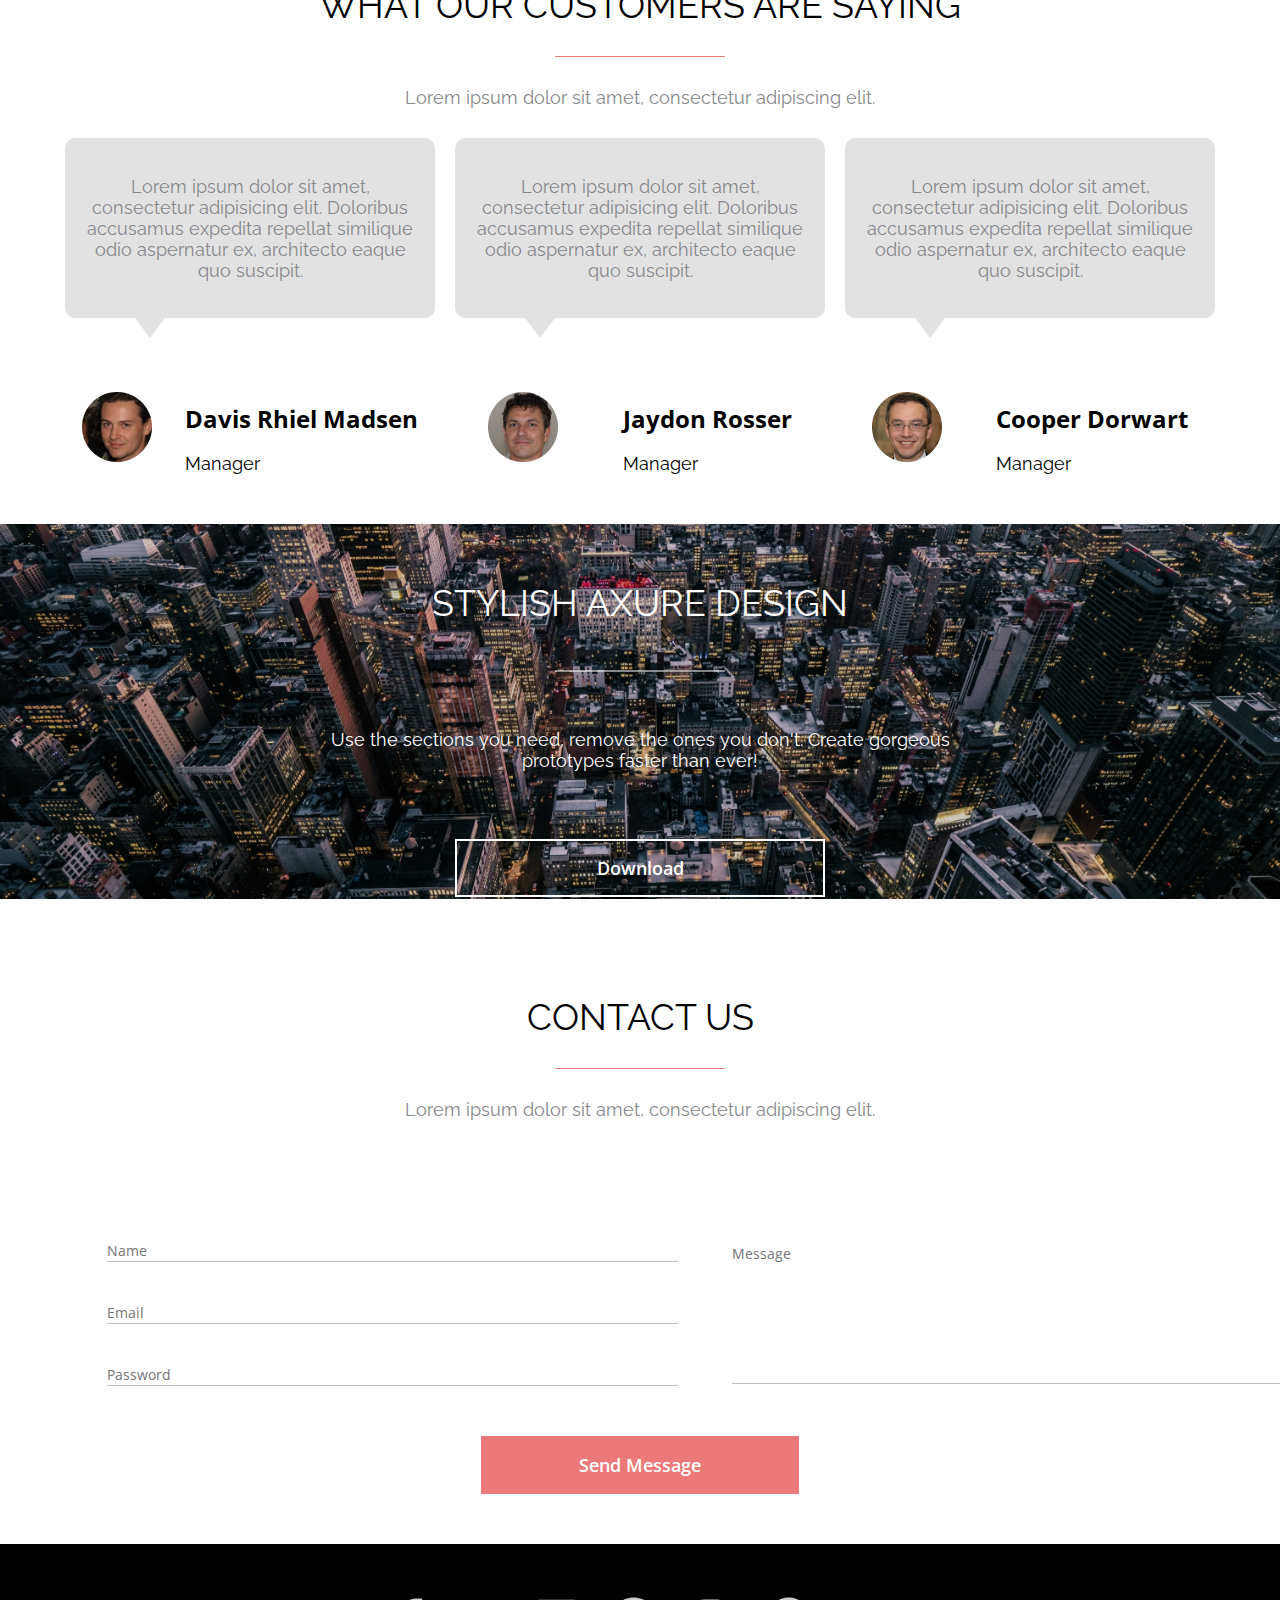
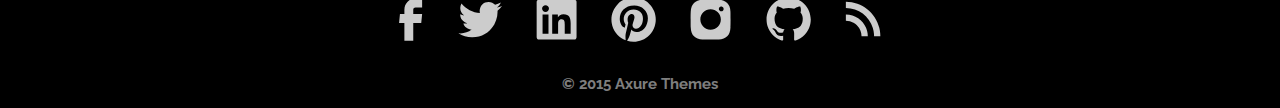
<file: Axit/index.html>
<!DOCTYPE html>
<html lang="en">

<head>
	<meta charset="UTF-8">
	<meta http-equiv="X-UA-Compatible" content="IE=edge">
	<meta name="viewport" content="width=device-width, initial-scale=1.0">
	<title>Document</title>
	<link rel="stylesheet" href="./css/style.css">
	<link rel="preconnect" href="https://fonts.googleapis.com">
	<link rel="preconnect" href="https://fonts.gstatic.com" crossorigin>
	<link href="https://fonts.googleapis.com/css2?family=Open+Sans:wght@700&family=Raleway&display=swap"
		rel="stylesheet">

</head>

<body>

	<div class="banner">
		<div class="banner__element">
			<div class="banner__item">
				<div class="banner__logo">
					<svg width="88" height="32" viewBox="0 0 88 32" fill="none" xmlns="http://www.w3.org/2000/svg">
						<path
							d="M10.6011 0.456055H16.1137L26.3906 31.1461H20.7993L18.2006 23.4952H8.43549L5.87609 31.1461H0.28479L10.6011 0.456055ZM17.2162 19.3023L13.3574 6.63729L9.34112 19.3023H17.2162Z"
							fill="white" />
						<path
							d="M32.3708 0.456055L39.3008 11.7811L46.1915 0.456055H52.0978L42.4115 16.0172L51.7828 31.1461H45.8765L39.3008 20.2533L32.6858 31.1461H26.7401L36.1114 16.0172L26.4251 0.456055H32.3708Z"
							fill="white" />
						<path d="M54.9126 31.1461V0.456055H60.3464V31.1461H54.9126Z" fill="#EC7979" />
						<path d="M87.0875 5.68633H78.1493V31.1461H72.7549V5.68633H63.8167V0.456055H87.0875V5.68633Z"
							fill="#EC7979" />
					</svg>
				</div>
			</div>
			<div class="banner__main">
				<div class="banner__navigation"><a href="#features__link">Features</a></div>
				<div class="banner__navigation"><a href="#about__link">About</a></div>
				<div class="banner__navigation"><a href="#pricing__link">Pricing</a></div>
				<div class="banner__navigation"><a href="#reviews__link">Reviews</a></div>
				<div class="banner__navigation"><a href="#contact__link">Contact</a></div>
			</div>

			<!-- Меню мобильная версия -->
			<!-- <div class="banner__mobile_main">
				<div class="hamburger-menu">
					<input id="menu__toggle" type="checkbox" />
					<label class="menu__btn" for="menu__toggle">
						<span></span>
					</label>
					
					<ul class="menu__box">
						<li><a class="menu__item" href="#features__link">Features</a></li>
						<li><a class="menu__item" href="#about__link">About</a></li>
						<li><a class="menu__item" href="#pricing__link">Pricing</a></li>
						<li><a class="menu__item" href="#reviews__link">Reviews</a></li>
						<li><a class="menu__item" href="#contact__link">Contact</a></li>
					</ul>
				</div>
			</div> -->

			<section class="top-nav">
				<div>
					<svg width="65" height="24" viewBox="0 0 65 24" fill="none" xmlns="http://www.w3.org/2000/svg">
						<path
							d="M7.70287 0.76709H11.8189L19.4924 23.6823H15.3175L13.3771 17.9697H6.08585L4.17484 23.6823H0L7.70287 0.76709ZM12.6421 14.839L9.76089 5.38241L6.76206 14.839H12.6421Z"
							fill="white" />
						<path
							d="M23.9575 0.76709L29.132 9.22314L34.277 0.76709H38.6871L31.4546 12.3861L38.4519 23.6823H34.0418L29.132 15.549L24.1927 23.6823H19.7533L26.7506 12.3861L19.5181 0.76709H23.9575Z"
							fill="white" />
						<path d="M40.7887 23.6823V0.76709H44.8459V23.6823H40.7887Z" fill="#EC7979" />
						<path d="M64.8126 4.67236H58.1388V23.6823H54.1109V4.67236H47.4371V0.76709H64.8126V4.67236Z"
							fill="#EC7979" />
					</svg>
				</div>
				<input id="menu-toggle" type="checkbox" />
				<label class='menu-button-container' for="menu-toggle">
					<div class='menu-button'></div>
				</label>
				<ul class="menu">
					<li><a class="menu__item" href="#features__link">Features</a></li>
					<li><a class="menu__item" href="#about__link">About</a></li>
					<li><a class="menu__item" href="#pricing__link">Pricing</a></li>
					<li><a class="menu__item" href="#reviews__link">Reviews</a></li>
					<li><a class="menu__item" href="#contact__link">Contact</a></li>
				</ul>
			</section>
			<!-- Меню мобильная версия -->

		</div>

		<div class="banner__image">
			<div class="banner__info">
				<div class="banner__img">
					<img src="./img/banner.png" alt="" width="100%">
				</div>

				<!-- Баннер для мобильного -->
				<div class="banner__mobile">
					<img src="./img/mobile_banner.jpg" alt="" width="100%">
				</div>
				<!-- Баннер для мобильного -->

				<div class="banner__title">
					<svg width="102" height="55" viewBox="0 0 102 55" fill="none" xmlns="http://www.w3.org/2000/svg">
						<path
							d="M20.3089 0H31.161L51.3924 55H40.3853L35.2693 41.2887H16.0456L11.0071 55H0L20.3089 0ZM33.3314 33.7746L25.735 11.0775L17.8284 33.7746H33.3314Z"
							fill="white" />
						<path
							d="M63.165 0L76.8076 20.2958L90.3728 0H102L82.9313 27.8873L101.38 55H89.7526L76.8076 35.4789L63.7851 55H52.0804L70.5289 27.8873L51.4602 0H63.165Z"
							fill="white" />
					</svg>
					<svg width="63" height="55" viewBox="0 0 63 55" fill="none" xmlns="http://www.w3.org/2000/svg">
						<path d="M0 55V0H10.6396V55H0Z" fill="#EC7979" />
						<path d="M63 9.37324H45.4986V55H34.936V9.37324H17.4346V0H63V9.37324Z" fill="#EC7979" />
					</svg>
					<h1>MODERN AXURE TEMPLATE FOR BEAUTIFUL PROTOTYPES</h1>
					<div class="banner__hr">
					</div>
					<h5>Lorem ipsum dolor sit amet, <br>consectetur adipiscing elit</h5>
					<button type="button" class="banner__button">
						Download
					</button>
				</div>
				<div class="banner__name">
					<h4>TRY YOUR <span>FREE</span> TRIAL TODAY</h4>
					<br>
					<input type="name" placeholder=Name class=registration>
					<input type="email" placeholder=Email class=registration>
					<input type="password" placeholder=Password class=registration>
					<button type="submit" class="banner__reg">
						Get Started
					</button>
				</div>
			</div>
		</div>

		<div class="banner__media">
			<div class="banner__block">
				<h4>Social Media</h4>
				<h5>Lorem ipsum dolor sit amet, consectetur adipiscing elit.
					Aenean euismod bibendum laoreet.</h5>
			</div>
			<div class="banner__icons">
				<a href="https://www.facebook.com/">
					<svg width="32" height="56" viewBox="0 0 32 56" fill="none" xmlns="http://www.w3.org/2000/svg">
						<path
							d="M7.82702 55.7083H19.4937V32.3458H30.0054L31.1604 20.7375H19.4937V14.875C19.4937 14.1014 19.801 13.3595 20.348 12.8126C20.8949 12.2656 21.6368 11.9583 22.4104 11.9583H31.1604V0.291626H22.4104C18.5426 0.291626 14.8333 1.82808 12.0984 4.56299C9.36347 7.29789 7.82702 11.0072 7.82702 14.875V20.7375H1.99368L0.838684 32.3458H7.82702V55.7083Z"
							fill="#CCCCCC" />
					</svg>
				</a>
				<a href="https://twitter.com/">
					<svg width="59" height="48" viewBox="0 0 59 48" fill="none" xmlns="http://www.w3.org/2000/svg">
						<path
							d="M52.2629 12.3247C52.3008 12.8351 52.3008 13.3426 52.3008 13.8501C52.3008 29.3813 40.4796 47.278 18.8758 47.278C12.22 47.278 6.03665 45.3501 0.833313 42.0018C1.77831 42.1097 2.68831 42.1476 3.67123 42.1476C8.95912 42.1604 14.0973 40.3922 18.2575 37.128C15.8058 37.0836 13.4292 36.2748 11.4594 34.8143C9.48969 33.3539 8.02518 31.3148 7.2704 28.9818C7.99665 29.0897 8.72581 29.1626 9.48998 29.1626C10.5429 29.1626 11.6016 29.0168 12.5846 28.763C9.92386 28.2258 7.53136 26.7836 5.81387 24.6817C4.09637 22.5797 3.15992 19.9478 3.16373 17.2334V17.0876C4.72998 17.9597 6.54706 18.5051 8.47206 18.578C6.85941 17.5064 5.53708 16.0522 4.62305 14.3453C3.70903 12.6384 3.23173 10.7317 3.23373 8.7955C3.23373 6.61384 3.81415 4.613 4.83206 2.86884C7.78413 6.50014 11.466 9.47089 15.6393 11.5887C19.8126 13.7065 24.3841 14.924 29.0579 15.1626C28.8771 14.2876 28.7662 13.3805 28.7662 12.4705C28.7655 10.9275 29.0688 9.39942 29.659 7.9737C30.2491 6.54798 31.1144 5.25255 32.2055 4.16147C33.2966 3.07038 34.592 2.20503 36.0178 1.6149C37.4435 1.02476 38.9715 0.721403 40.5146 0.722169C43.8979 0.722169 46.9516 2.13967 49.0983 4.43217C51.7285 3.92355 54.2507 2.9634 56.5533 1.59425C55.6766 4.30913 53.8401 6.61122 51.3879 8.06925C53.7206 7.80319 56.0004 7.18974 58.1516 6.24925C56.5449 8.59162 54.554 10.6457 52.2629 12.3247Z"
							fill="#CCCCCC" />
					</svg>
				</a>
				<a href="https://www.linkedin.com/">
					<svg width="54" height="54" viewBox="0 0 54 54" fill="none" xmlns="http://www.w3.org/2000/svg">
						<path
							d="M50.3333 0.75H3.66667C2.89312 0.75 2.15125 1.05729 1.60427 1.60427C1.05729 2.15125 0.75 2.89312 0.75 3.66667V50.3333C0.75 51.1069 1.05729 51.8488 1.60427 52.3957C2.15125 52.9427 2.89312 53.25 3.66667 53.25H50.3333C51.1069 53.25 51.8488 52.9427 52.3957 52.3957C52.9427 51.8488 53.25 51.1069 53.25 50.3333V3.66667C53.25 2.89312 52.9427 2.15125 52.3957 1.60427C51.8488 1.05729 51.1069 0.75 50.3333 0.75ZM16.3221 45.4829H8.52875V20.4287H16.3221V45.4829ZM12.4254 17.0075C11.228 17.0075 10.0796 16.5318 9.23283 15.6851C8.3861 14.8384 7.91042 13.69 7.91042 12.4925C7.91042 11.295 8.3861 10.1466 9.23283 9.29991C10.0796 8.45319 11.228 7.9775 12.4254 7.9775C13.6229 7.9775 14.7713 8.45319 15.618 9.29991C16.4647 10.1466 16.9404 11.295 16.9404 12.4925C16.9404 13.69 16.4647 14.8384 15.618 15.6851C14.7713 16.5318 13.6229 17.0075 12.4254 17.0075ZM45.4858 45.4829H37.7012V33.3C37.7012 30.395 37.6488 26.6588 33.6529 26.6588C29.5988 26.6588 28.9833 29.8263 28.9833 33.0958V45.4858H21.2046V20.4317H28.6713V23.8558H28.7792C29.8146 21.8871 32.3579 19.8104 36.1408 19.8104C44.0275 19.8104 45.4829 24.9963 45.4829 31.7454V45.4829H45.4858Z"
							fill="#CCCCCC" />
					</svg>
				</a>
				<a href="https://vk.com/"><svg width="60" height="60" viewBox="0 0 60 60" fill="none"
						xmlns="http://www.w3.org/2000/svg">
						<path
							d="M21.3667 57.8251C24.1667 58.6709 26.9958 59.1667 30 59.1667C37.7355 59.1667 45.1542 56.0938 50.624 50.624C56.0938 45.1542 59.1667 37.7355 59.1667 30C59.1667 26.1698 58.4123 22.3771 56.9465 18.8384C55.4807 15.2998 53.3323 12.0845 50.624 9.37609C47.9156 6.66772 44.7003 4.51932 41.1616 3.05355C37.623 1.58779 33.8302 0.833374 30 0.833374C26.1698 0.833374 22.3771 1.58779 18.8384 3.05355C15.2997 4.51932 12.0844 6.66772 9.37606 9.37609C3.90625 14.8459 0.833344 22.2646 0.833344 30C0.833344 42.3959 8.62084 53.0417 19.6167 57.2417C19.3542 54.9667 19.0917 51.2042 19.6167 48.6084L22.9708 34.2C22.9708 34.2 22.125 32.5084 22.125 29.825C22.125 25.8 24.6333 22.7959 27.4917 22.7959C30 22.7959 31.1667 24.6334 31.1667 26.9959C31.1667 29.5042 29.5042 33.0917 28.6583 36.5334C28.1625 39.3917 30.175 41.9 33.0917 41.9C38.2833 41.9 42.3083 36.3584 42.3083 28.5417C42.3083 21.5417 37.2917 16.7584 30.0875 16.7584C21.8625 16.7584 17.0208 22.8834 17.0208 29.3292C17.0208 31.8375 17.8375 34.375 19.1792 36.0375C19.4417 36.2125 19.4417 36.4459 19.3542 36.8834L18.5083 40.0625C18.5083 40.5584 18.1875 40.7334 17.6917 40.3834C13.9583 38.75 11.8 33.4417 11.8 29.1542C11.8 19.9375 18.3333 11.5667 30.9333 11.5667C40.9667 11.5667 48.7834 18.7709 48.7834 28.3375C48.7834 38.3709 42.5709 46.4209 33.675 46.4209C30.8458 46.4209 28.075 44.9042 27.0833 43.125L25.1292 50.0375C24.4583 52.5459 22.6208 55.9 21.3667 57.9125V57.8251Z"
							fill="#CCCCCC" />
					</svg>
				</a>
				<a href="https://www.instagram.com/">
					<svg width="54" height="54" viewBox="0 0 54 54" fill="none" xmlns="http://www.w3.org/2000/svg">
						<path
							d="M53.0956 16.2228C53.0661 14.0138 52.6526 11.8267 51.8735 9.75946C51.1978 8.01574 50.1659 6.43212 48.8436 5.1098C47.5212 3.78748 45.9376 2.75552 44.1939 2.07988C42.1532 1.31383 39.9973 0.89962 37.8181 0.854875C35.0122 0.729458 34.1226 0.694458 27.0001 0.694458C19.8776 0.694458 18.9647 0.694458 16.1793 0.854875C14.001 0.899949 11.8462 1.31416 9.80639 2.07988C8.0624 2.75505 6.47854 3.78684 5.15616 5.10922C3.83377 6.4316 2.80199 8.01546 2.12681 9.75946C1.35923 11.7986 0.94592 13.9539 0.904727 16.1324C0.779311 18.9411 0.741394 19.8307 0.741394 26.9532C0.741394 34.0757 0.741394 34.9857 0.904727 37.774C0.948477 39.9557 1.35973 42.1082 2.12681 44.1528C2.80312 45.8963 3.83567 47.4795 5.1585 48.8013C6.48132 50.1231 8.06533 51.1545 9.80931 51.8295C11.8435 52.6263 13.9987 53.0701 16.1822 53.142C18.991 53.2674 19.8806 53.3053 27.0031 53.3053C34.1256 53.3053 35.0385 53.3053 37.8239 53.142C40.0031 53.099 42.1591 52.6858 44.1997 51.9199C45.943 51.2434 47.5262 50.2112 48.8484 48.889C50.1707 47.5668 51.2029 45.9836 51.8793 44.2403C52.6464 42.1986 53.0576 40.0461 53.1014 37.8615C53.2268 35.0557 53.2647 34.1661 53.2647 27.0407C53.2589 19.9182 53.2589 19.014 53.0956 16.2228ZM26.9826 40.4224C19.5335 40.4224 13.4989 34.3878 13.4989 26.9386C13.4989 19.4895 19.5335 13.4549 26.9826 13.4549C30.5588 13.4549 33.9884 14.8755 36.5171 17.4042C39.0458 19.9329 40.4664 23.3625 40.4664 26.9386C40.4664 30.5147 39.0458 33.9444 36.5171 36.4731C33.9884 39.0018 30.5588 40.4224 26.9826 40.4224ZM41.0031 16.1003C40.5901 16.1007 40.181 16.0196 39.7994 15.8617C39.4177 15.7039 39.071 15.4723 38.7789 15.1802C38.4869 14.8882 38.2553 14.5414 38.0974 14.1598C37.9396 13.7782 37.8585 13.3691 37.8589 12.9561C37.8589 12.5434 37.9402 12.1348 38.0981 11.7535C38.2561 11.3722 38.4875 11.0257 38.7794 10.7339C39.0712 10.4421 39.4176 10.2106 39.7989 10.0526C40.1802 9.89471 40.5889 9.81342 41.0016 9.81342C41.4143 9.81342 41.823 9.89471 42.2043 10.0526C42.5856 10.2106 42.932 10.4421 43.2238 10.7339C43.5157 11.0257 43.7472 11.3722 43.9051 11.7535C44.063 12.1348 44.1443 12.5434 44.1443 12.9561C44.1443 14.6945 42.7385 16.1003 41.0031 16.1003Z"
							fill="#CCCCCC" />
					</svg>
				</a>
				<a href="https://github.com/">
					<svg width="60" height="58" viewBox="0 0 60 58" fill="none" xmlns="http://www.w3.org/2000/svg">
						<path fill-rule="evenodd" clip-rule="evenodd"
							d="M30.0754 0.833374C14.0075 0.833374 0.984543 13.8563 0.984543 29.9242C0.984543 42.775 9.31746 53.6805 20.8791 57.5305C22.3345 57.793 22.8595 56.8975 22.8595 56.1275C22.8595 55.4363 22.8362 53.6046 22.8275 51.1809C14.7337 52.9367 13.0245 47.2784 13.0245 47.2784C11.7062 43.9184 9.79579 43.023 9.79579 43.023C7.15621 41.2175 9.99704 41.2584 9.99704 41.2584C12.9195 41.4625 14.4508 44.2567 14.4508 44.2567C17.0466 48.7017 21.2641 47.4184 22.915 46.6746C23.1804 44.7934 23.9387 43.51 24.767 42.7838C18.3095 42.0517 11.5195 39.555 11.5195 28.4046C11.5195 25.2342 12.6541 22.6325 14.5062 20.6025C14.2116 19.8646 13.2054 16.9042 14.795 12.9025C14.795 12.9025 17.2362 12.118 22.7925 15.8805C25.1654 15.2349 27.6132 14.9054 30.0725 14.9005C32.5317 14.9044 34.9797 15.234 37.3525 15.8805C42.9116 12.115 45.35 12.9025 45.35 12.9025C46.9395 16.9042 45.942 19.8646 45.6387 20.6025C47.5054 22.6325 48.6254 25.2313 48.6254 28.4046C48.6254 39.5842 41.8295 42.04 35.3487 42.7605C36.3841 43.6588 37.3175 45.4321 37.3175 48.1446C37.3175 52.0355 37.2825 55.1738 37.2825 56.1275C37.2825 56.9063 37.8016 57.8105 39.2862 57.5246C50.842 53.6688 59.1662 42.7721 59.1662 29.9242C59.1662 13.8563 46.1433 0.833374 30.0754 0.833374Z"
							fill="#CCCCCC" />
					</svg>
				</a>
				<a href="https://mail.ru/">
					<svg width="47" height="47" viewBox="0 0 47 47" fill="none" xmlns="http://www.w3.org/2000/svg">
						<path
							d="M0.666664 0.949829V9.204C21.1708 9.204 37.7958 25.829 37.7958 46.3332H46.05C46.05 21.279 25.7208 0.949829 0.666664 0.949829ZM0.666664 17.4582V25.7123C12.0417 25.7123 21.2875 34.9582 21.2875 46.3332H29.5417C29.5417 30.379 16.6208 17.4582 0.666664 17.4582Z"
							fill="#CCCCCC" />
					</svg>
				</a>
			</div>
			<!-- Иконки для мобильного -->
			<div class="banner__icons_mobile">
				<a href="https://www.facebook.com/">
					<svg width="12" height="22" viewBox="0 0 12 22" fill="none" xmlns="http://www.w3.org/2000/svg">
						<path
							d="M2.96444 21.2917H7.29777V12.6142H11.2021L11.6311 8.30254H7.29777V6.12504C7.29777 5.83772 7.41191 5.56217 7.61507 5.35901C7.81824 5.15584 8.09379 5.04171 8.38111 5.04171H11.6311V0.708374H8.38111C6.94452 0.708374 5.56677 1.27906 4.55095 2.29488C3.53512 3.3107 2.96444 4.68845 2.96444 6.12504V8.30254H0.797774L0.368774 12.6142H2.96444V21.2917Z"
							fill="#CCCCCC" />
					</svg>
				</a>
				<a href="https://twitter.com/">
					<svg width="22" height="18" viewBox="0 0 22 18" fill="none" xmlns="http://www.w3.org/2000/svg">
						<path
							d="M19.2692 4.6635C19.2832 4.85309 19.2832 5.04159 19.2832 5.23009C19.2832 10.9988 14.8925 17.6462 6.86825 17.6462C4.39608 17.6462 2.09941 16.9301 0.166748 15.6864C0.517748 15.7265 0.855748 15.7406 1.22083 15.7406C3.18491 15.7453 5.09336 15.0886 6.63858 13.8762C5.72795 13.8597 4.8452 13.5592 4.11359 13.0168C3.38197 12.4744 2.83801 11.717 2.55766 10.8504C2.82741 10.8905 3.09825 10.9176 3.38208 10.9176C3.77316 10.9176 4.16641 10.8634 4.5315 10.7692C3.54324 10.5696 2.65459 10.034 2.01667 9.25325C1.37874 8.47253 1.03092 7.49496 1.03233 6.48675V6.43259C1.61408 6.7565 2.289 6.95909 3.004 6.98617C2.40501 6.58814 1.91386 6.04803 1.57437 5.41403C1.23487 4.78003 1.05759 4.07185 1.05833 3.35267C1.05833 2.54234 1.27391 1.79917 1.652 1.15134C2.74848 2.50011 4.11604 3.60353 5.66611 4.39013C7.21618 5.17674 8.91419 5.62899 10.6502 5.71759C10.583 5.39259 10.5418 5.05567 10.5418 4.71767C10.5415 4.14455 10.6542 3.57698 10.8734 3.04743C11.0926 2.51788 11.414 2.03672 11.8193 1.63146C12.2245 1.2262 12.7057 0.904783 13.2353 0.685589C13.7648 0.466395 14.3324 0.35372 14.9055 0.354004C16.1622 0.354004 17.2964 0.880504 18.0937 1.732C19.0707 1.54309 20.0075 1.18646 20.8627 0.677921C20.5371 1.6863 19.855 2.54137 18.9442 3.08292C19.8106 2.9841 20.6574 2.75624 21.4564 2.40692C20.8596 3.27694 20.1201 4.03988 19.2692 4.6635V4.6635Z"
							fill="#CCCCCC" />
					</svg>
				</a>
				<a href="https://www.linkedin.com/">
					<svg width="20" height="20" viewBox="0 0 20 20" fill="none" xmlns="http://www.w3.org/2000/svg">
						<path
							d="M18.6667 0.25H1.33333C1.04602 0.25 0.770465 0.364137 0.567301 0.567301C0.364137 0.770465 0.25 1.04602 0.25 1.33333V18.6667C0.25 18.954 0.364137 19.2295 0.567301 19.4327C0.770465 19.6359 1.04602 19.75 1.33333 19.75H18.6667C18.954 19.75 19.2295 19.6359 19.4327 19.4327C19.6359 19.2295 19.75 18.954 19.75 18.6667V1.33333C19.75 1.04602 19.6359 0.770465 19.4327 0.567301C19.2295 0.364137 18.954 0.25 18.6667 0.25V0.25ZM6.03392 16.8651H3.13925V7.55925H6.03392V16.8651ZM4.58658 6.2885C4.14182 6.2885 3.71526 6.11182 3.40077 5.79732C3.08627 5.48282 2.90958 5.05627 2.90958 4.6115C2.90958 4.16673 3.08627 3.74018 3.40077 3.42568C3.71526 3.11118 4.14182 2.9345 4.58658 2.9345C5.03135 2.9345 5.4579 3.11118 5.7724 3.42568C6.0869 3.74018 6.26358 4.16673 6.26358 4.6115C6.26358 5.05627 6.0869 5.48282 5.7724 5.79732C5.4579 6.11182 5.03135 6.2885 4.58658 6.2885V6.2885ZM16.8662 16.8651H13.9748V12.34C13.9748 11.261 13.9553 9.87325 12.4711 9.87325C10.9653 9.87325 10.7367 11.0498 10.7367 12.2642V16.8662H7.84742V7.56033H10.6208V8.83217H10.6608C11.0454 8.10092 11.9901 7.32958 13.3952 7.32958C16.3245 7.32958 16.8651 9.25575 16.8651 11.7626V16.8651H16.8662Z"
							fill="#CCCCCC" />
					</svg>
				</a>
				<a href="https://vk.com/">
					<svg width="24" height="22" viewBox="0 0 24 22" fill="none" xmlns="http://www.w3.org/2000/svg">
						<path
							d="M8.54671 21.335C9.66671 21.6491 10.7984 21.8333 12 21.8333C15.0942 21.8333 18.0617 20.6919 20.2496 18.6603C22.4375 16.6286 23.6667 13.8731 23.6667 11C23.6667 9.57731 23.3649 8.16858 22.7786 6.85422C22.1923 5.53986 21.333 4.3456 20.2496 3.33964C19.1663 2.33367 17.8801 1.53569 16.4647 0.991264C15.0492 0.446838 13.5321 0.166626 12 0.166626C10.468 0.166626 8.95087 0.446838 7.5354 0.991264C6.11994 1.53569 4.83381 2.33367 3.75046 3.33964C1.56254 5.37128 0.333374 8.12678 0.333374 11C0.333374 15.6041 3.44837 19.5583 7.84671 21.1183C7.74171 20.2733 7.63671 18.8758 7.84671 17.9116L9.18837 12.56C9.18837 12.56 8.85004 11.9316 8.85004 10.935C8.85004 9.43996 9.85338 8.32413 10.9967 8.32413C12 8.32413 12.4667 9.00663 12.4667 9.88413C12.4667 10.8158 11.8017 12.1483 11.4634 13.4266C11.265 14.4883 12.07 15.42 13.2367 15.42C15.3134 15.42 16.9234 13.3616 16.9234 10.4583C16.9234 7.85829 14.9167 6.08163 12.035 6.08163C8.74504 6.08163 6.80837 8.35663 6.80837 10.7508C6.80837 11.6825 7.13504 12.625 7.67171 13.2425C7.77671 13.3075 7.77671 13.3941 7.74171 13.5566L7.40337 14.7375C7.40337 14.9216 7.27504 14.9866 7.07671 14.8566C5.58337 14.25 4.72004 12.2783 4.72004 10.6858C4.72004 7.26246 7.33337 4.15329 12.3734 4.15329C16.3867 4.15329 19.5134 6.82913 19.5134 10.3825C19.5134 14.1091 17.0284 17.0991 13.47 17.0991C12.3384 17.0991 11.23 16.5358 10.8334 15.875L10.0517 18.4425C9.78337 19.3741 9.04837 20.62 8.54671 21.3675V21.335V21.335Z"
							fill="#CCCCCC" />
					</svg>
				</a>
				<a href="https://www.instagram.com/">
					<svg width="20" height="20" viewBox="0 0 20 20" fill="none" xmlns="http://www.w3.org/2000/svg">
						<path
							d="M19.6927 5.99716C19.6817 5.17667 19.5281 4.36433 19.2387 3.59649C18.9878 2.94882 18.6045 2.36062 18.1133 1.86948C17.6222 1.37833 17.034 0.995031 16.3863 0.744076C15.6284 0.459546 14.8276 0.305695 14.0182 0.289076C12.976 0.242492 12.6456 0.229492 10.0001 0.229492C7.35458 0.229492 7.01549 0.229492 5.98091 0.289076C5.17183 0.305817 4.37145 0.459666 3.61383 0.744076C2.96606 0.994856 2.37777 1.37809 1.8866 1.86926C1.39542 2.36043 1.01219 2.94872 0.761409 3.59649C0.47631 4.35389 0.322793 5.15445 0.307493 5.96358C0.260909 7.00683 0.246826 7.33724 0.246826 9.98274C0.246826 12.6282 0.246826 12.9662 0.307493 14.0019C0.323743 14.8122 0.476493 15.6117 0.761409 16.3712C1.01261 17.0187 1.39613 17.6068 1.88747 18.0977C2.3788 18.5887 2.96715 18.9718 3.61491 19.2225C4.37046 19.5185 5.17098 19.6833 5.98199 19.71C7.02524 19.7566 7.35566 19.7707 10.0012 19.7707C12.6467 19.7707 12.9857 19.7707 14.0203 19.71C14.8297 19.6941 15.6305 19.5406 16.3885 19.2561C17.036 19.0048 17.624 18.6214 18.1152 18.1303C18.6063 17.6392 18.9897 17.0512 19.2409 16.4037C19.5258 15.6453 19.6786 14.8458 19.6948 14.0344C19.7414 12.9922 19.7555 12.6618 19.7555 10.0152C19.7533 7.36974 19.7533 7.03391 19.6927 5.99716V5.99716ZM9.99358 14.9856C7.22674 14.9856 4.98533 12.7442 4.98533 9.97733C4.98533 7.21049 7.22674 4.96908 9.99358 4.96908C11.3218 4.96908 12.5957 5.49673 13.5349 6.43596C14.4742 7.37519 15.0018 8.64906 15.0018 9.97733C15.0018 11.3056 14.4742 12.5795 13.5349 13.5187C12.5957 14.4579 11.3218 14.9856 9.99358 14.9856V14.9856ZM15.2012 5.95166C15.0478 5.9518 14.8958 5.92169 14.7541 5.86305C14.6123 5.80442 14.4835 5.7184 14.3751 5.60993C14.2666 5.50145 14.1806 5.37266 14.1219 5.2309C14.0633 5.08915 14.0332 4.93723 14.0333 4.78383C14.0333 4.63053 14.0635 4.47875 14.1222 4.33712C14.1808 4.1955 14.2668 4.06682 14.3752 3.95843C14.4836 3.85003 14.6123 3.76405 14.7539 3.70539C14.8955 3.64673 15.0473 3.61653 15.2006 3.61653C15.3539 3.61653 15.5057 3.64673 15.6473 3.70539C15.7889 3.76405 15.9176 3.85003 16.026 3.95843C16.1344 4.06682 16.2204 4.1955 16.2791 4.33712C16.3377 4.47875 16.3679 4.63053 16.3679 4.78383C16.3679 5.42949 15.8457 5.95166 15.2012 5.95166Z"
							fill="#CCCCCC" />
					</svg>
				</a>
				<a href="https://github.com/">
					<svg width="22" height="22" viewBox="0 0 22 22" fill="none" xmlns="http://www.w3.org/2000/svg">
						<path fill-rule="evenodd" clip-rule="evenodd"
							d="M11.0279 0.166626C5.05986 0.166626 0.222778 5.00371 0.222778 10.9718C0.222778 15.745 3.31786 19.7955 7.61219 21.2255C8.15278 21.323 8.34778 20.9905 8.34778 20.7045C8.34778 20.4477 8.33911 19.7674 8.33586 18.8671C5.32961 19.5193 4.69478 17.4176 4.69478 17.4176C4.20511 16.1696 3.49553 15.837 3.49553 15.837C2.51511 15.1665 3.57028 15.1816 3.57028 15.1816C4.65578 15.2575 5.22453 16.2953 5.22453 16.2953C6.18869 17.9463 7.75519 17.4696 8.36836 17.1934C8.46694 16.4946 8.74861 16.018 9.05628 15.7482C6.65778 15.4763 4.13578 14.549 4.13578 10.4074C4.13578 9.22979 4.55719 8.26346 5.24511 7.50946C5.13569 7.23538 4.76194 6.13579 5.35236 4.64946C5.35236 4.64946 6.25911 4.35804 8.32286 5.75554C9.20425 5.51577 10.1134 5.39338 11.0269 5.39154C11.9403 5.39302 12.8495 5.51542 13.7309 5.75554C15.7957 4.35696 16.7014 4.64946 16.7014 4.64946C17.2918 6.13579 16.9213 7.23538 16.8086 7.50946C17.5019 8.26346 17.9179 9.22871 17.9179 10.4074C17.9179 14.5598 15.3938 15.472 12.9866 15.7395C13.3712 16.0732 13.7179 16.7319 13.7179 17.7394C13.7179 19.1845 13.7049 20.3502 13.7049 20.7045C13.7049 20.9937 13.8977 21.3295 14.4491 21.2234C18.7413 19.7912 21.8331 15.7439 21.8331 10.9718C21.8331 5.00371 16.996 0.166626 11.0279 0.166626Z"
							fill="#CCCCCC" />
					</svg>
				</a>
				<a href="https://mail.ru/">
					<svg width="18" height="18" viewBox="0 0 18 18" fill="none" xmlns="http://www.w3.org/2000/svg">
						<path
							d="M0.333252 0.810059V3.87589C7.94908 3.87589 14.1241 10.0509 14.1241 17.6667H17.1899C17.1899 8.36089 9.63908 0.810059 0.333252 0.810059V0.810059ZM0.333252 6.94173V10.0076C4.55825 10.0076 7.99242 13.4417 7.99242 17.6667H11.0583C11.0583 11.7409 6.25908 6.94173 0.333252 6.94173V6.94173Z"
							fill="#CCCCCC" />
					</svg>
				</a>
			</div>
			<!-- Иконки для мобильного -->
		</div>

		<div class="tabs">
			<input type="radio" name="tab-btn" id="tab-btn-1" value="" checked>
			<label for="tab-btn-1">TAB 1</label>
			<input type="radio" name="tab-btn" id="tab-btn-2" value="">
			<label for="tab-btn-2">TAB 2</label>
			<input type="radio" name="tab-btn" id="tab-btn-3" value="">
			<label for="tab-btn-3">TAB 3</label>
			<div id="content-1">
				<div class="tabs__info">
					<div class="tabs__block">
						<p class="tabs__title">Tabs with soft transitioning effect.</p>
						<p class="tabs__description"><br><br>Lorem ipsum dolor sit amet, consectetur adipiscing elit.
							Aenean<br>euismod<br>
							bibendum laoreet. Proin gravida dolor sit amet lacus accumsan et<br> viverra<br>
							justo commodo. Proin sodales pulvinar tempor. Cum sociis natoque<br>
							penatibus et magnis dis parturient montes.
							<br><br>
							Lorem ipsum dolor sit amet, consectetur adipiscing elit. Aenean euismod
							<br>bibendum laoreet.
						</p>
						<button type="button" class="tabs__button">
							Download
						</button>
					</div>

					<div class="tabs__img">
						<img src="./img/Rectangle 111.jpg" alt="">
					</div>
				</div>
			</div>
			<div id="content-2">
				Lorem ipsum dolor sit amet consectetur adipisicing elit. Alias rerum reprehenderit quaerat impedit, et quos
				praesentium?
			</div>
			<div id="content-3">
				Fugit itaque voluptates debitis, explicabo laborum ipsa iure commodi. Lorem ipsum dolor sit amet consectetur
				adipisicing elit.
			</div>
		</div>

		<div class="awesome" id="features__link">
			<div class="blok">
				<h2>WHY THIS IS AWESOME</h2>
				<div class="block__hr">
				</div>
				<h5>Lorem ipsum dolor sit amet, consectetur adipiscing elit.</h5>
			</div>

			<div class="block__icons">

				<div class="icon__block">
					<div class="icon__cards">
						<svg width="170" height="170" viewBox="0 0 170 170" fill="none" xmlns="http://www.w3.org/2000/svg">
							<path
								d="M76.5232 103.136H93.4733H76.5232ZM85 52.3549V55.9821V52.3549ZM108.084 61.9163L105.519 64.4807L108.084 61.9163ZM117.645 85H114.018H117.645ZM55.9821 85H52.3549H55.9821ZM64.4807 64.4807L61.9163 61.9163L64.4807 64.4807ZM72.1741 97.8259C69.6382 95.2894 67.9114 92.0578 67.212 88.5398C66.5126 85.0219 66.872 81.3756 68.2448 78.0619C69.6176 74.7482 71.9422 71.916 74.9246 69.9234C77.907 67.9307 81.4132 66.8672 85 66.8672C88.5868 66.8672 92.0931 67.9307 95.0755 69.9234C98.0578 71.916 100.382 74.7482 101.755 78.0619C103.128 81.3756 103.487 85.0219 102.788 88.5398C102.089 92.0578 100.362 95.2894 97.8259 97.8259L95.8382 99.81C94.7018 100.947 93.8005 102.296 93.1856 103.781C92.5707 105.266 92.2543 106.857 92.2545 108.465V110.391C92.2545 112.315 91.4902 114.16 90.1297 115.52C88.7692 116.881 86.924 117.645 85 117.645C83.076 117.645 81.2308 116.881 79.8703 115.52C78.5099 114.16 77.7455 112.315 77.7455 110.391V108.465C77.7455 105.218 76.4542 102.102 74.1618 99.81L72.1741 97.8259Z"
								stroke="#EC7979" stroke-width="6.83333" stroke-linecap="round" stroke-linejoin="round" />
							<circle cx="85" cy="85" r="45.5" stroke="#EC7979" />
						</svg>

						<div class="icon__block__title">Thoughtful Design</div>
						<div class="description">Lorem ipsum dolor sit amet, consectetur adipiscing
							elit. Aenean euismod bibendum laoreet. Proin gravida dolor sit amet lacus accumsan et
							viverra.
						</div>
					</div>

					<div class="icon__cards">
						<svg width="170" height="170" viewBox="0 0 170 170" fill="none" xmlns="http://www.w3.org/2000/svg">
							<path
								d="M110.573 62C112.543 62 114.432 62.7786 115.825 64.1645C117.218 65.5505 118 67.4302 118 69.3902V100.61C118 102.57 117.218 104.45 115.825 105.835C114.432 107.221 112.543 108 110.573 108H59.427C58.4517 108 57.4859 107.809 56.5848 107.437C55.6838 107.066 54.865 106.522 54.1754 105.835C53.4858 105.149 52.9387 104.335 52.5655 103.438C52.1922 102.541 52.0001 101.58 52.0001 100.61V69.3902C52.0001 67.4302 52.7826 65.5505 54.1754 64.1645C55.5682 62.7786 57.4573 62 59.427 62H110.573V62ZM110.573 66.9268H59.427C58.7704 66.9268 58.1407 67.1863 57.6765 67.6483C57.2122 68.1103 56.9514 68.7369 56.9514 69.3902V100.61C56.9514 101.97 58.0604 103.073 59.427 103.073H110.573C111.23 103.073 111.86 102.814 112.324 102.352C112.788 101.89 113.049 101.263 113.049 100.61V69.3902C113.049 68.7369 112.788 68.1103 112.324 67.6483C111.86 67.1863 111.23 66.9268 110.573 66.9268V66.9268ZM67.679 93.2031H102.338C102.965 93.2033 103.569 93.4404 104.027 93.8665C104.485 94.2926 104.764 94.876 104.807 95.4986C104.85 96.1213 104.653 96.737 104.257 97.2211C103.862 97.7053 103.296 98.0219 102.674 98.107L102.338 98.13H67.679C67.0518 98.1298 66.448 97.8927 65.9897 97.4666C65.5314 97.0405 65.2527 96.4571 65.2099 95.8345C65.1672 95.2118 65.3636 94.5961 65.7594 94.112C66.1552 93.6278 66.721 93.3112 67.3424 93.2261L67.679 93.2031H102.338H67.679V93.2031ZM99.8621 81.7072C100.738 81.7072 101.577 82.0533 102.196 82.6693C102.815 83.2852 103.163 84.1207 103.163 84.9918C103.163 85.8629 102.815 86.6983 102.196 87.3143C101.577 87.9303 100.738 88.2763 99.8621 88.2763C98.9867 88.2763 98.1471 87.9303 97.5281 87.3143C96.909 86.6983 96.5613 85.8629 96.5613 84.9918C96.5613 84.1207 96.909 83.2852 97.5281 82.6693C98.1471 82.0533 98.9867 81.7072 99.8621 81.7072ZM80.0736 81.7072C80.9491 81.7072 81.7887 82.0533 82.4077 82.6693C83.0267 83.2852 83.3745 84.1207 83.3745 84.9918C83.3745 85.8629 83.0267 86.6983 82.4077 87.3143C81.7887 87.9303 80.9491 88.2763 80.0736 88.2763C79.1982 88.2763 78.3586 87.9303 77.7396 87.3143C77.1206 86.6983 76.7728 85.8629 76.7728 84.9918C76.7728 84.1207 77.1206 83.2852 77.7396 82.6693C78.3586 82.0533 79.1982 81.7072 80.0736 81.7072V81.7072ZM70.1712 81.7072C71.0466 81.7072 71.8862 82.0533 72.5052 82.6693C73.1242 83.2852 73.472 84.1207 73.472 84.9918C73.472 85.8629 73.1242 86.6983 72.5052 87.3143C71.8862 87.9303 71.0466 88.2763 70.1712 88.2763C69.2957 88.2763 68.4562 87.9303 67.8371 87.3143C67.2181 86.6983 66.8703 85.8629 66.8703 84.9918C66.8703 84.1207 67.2181 83.2852 67.8371 82.6693C68.4562 82.0533 69.2957 81.7072 70.1712 81.7072ZM89.9761 81.7072C90.8515 81.7072 91.6911 82.0533 92.3102 82.6693C92.9292 83.2852 93.2769 84.1207 93.2769 84.9918C93.2769 85.8629 92.9292 86.6983 92.3102 87.3143C91.6911 87.9303 90.8515 88.2763 89.9761 88.2763C89.1007 88.2763 88.2611 87.9303 87.6421 87.3143C87.0231 86.6983 86.6753 85.8629 86.6753 84.9918C86.6753 84.1207 87.0231 83.2852 87.6421 82.6693C88.2611 82.0533 89.1007 81.7072 89.9761 81.7072V81.7072ZM65.2034 71.8536C66.0789 71.8536 66.9184 72.1997 67.5375 72.8156C68.1565 73.4316 68.5042 74.2671 68.5042 75.1382C68.5042 76.0093 68.1565 76.8447 67.5375 77.4607C66.9184 78.0767 66.0789 78.4227 65.2034 78.4227C64.328 78.4227 63.4884 78.0767 62.8694 77.4607C62.2504 76.8447 61.9026 76.0093 61.9026 75.1382C61.9026 74.2671 62.2504 73.4316 62.8694 72.8156C63.4884 72.1997 64.328 71.8536 65.2034 71.8536ZM75.0894 71.8536C75.9648 71.8536 76.8044 72.1997 77.4234 72.8156C78.0425 73.4316 78.3902 74.2671 78.3902 75.1382C78.3902 76.0093 78.0425 76.8447 77.4234 77.4607C76.8044 78.0767 75.9648 78.4227 75.0894 78.4227C74.214 78.4227 73.3744 78.0767 72.7554 77.4607C72.1363 76.8447 71.7886 76.0093 71.7886 75.1382C71.7886 74.2671 72.1363 73.4316 72.7554 72.8156C73.3744 72.1997 74.214 71.8536 75.0894 71.8536V71.8536ZM84.9919 71.8536C85.8673 71.8536 86.7069 72.1997 87.3259 72.8156C87.9449 73.4316 88.2927 74.2671 88.2927 75.1382C88.2927 76.0093 87.9449 76.8447 87.3259 77.4607C86.7069 78.0767 85.8673 78.4227 84.9919 78.4227C84.1164 78.4227 83.2769 78.0767 82.6578 77.4607C82.0388 76.8447 81.691 76.0093 81.691 75.1382C81.691 74.2671 82.0388 73.4316 82.6578 72.8156C83.2769 72.1997 84.1164 71.8536 84.9919 71.8536V71.8536ZM94.8943 71.8536C95.7698 71.8536 96.6094 72.1997 97.2284 72.8156C97.8474 73.4316 98.1952 74.2671 98.1952 75.1382C98.1952 76.0093 97.8474 76.8447 97.2284 77.4607C96.6094 78.0767 95.7698 78.4227 94.8943 78.4227C94.0189 78.4227 93.1793 78.0767 92.5603 77.4607C91.9413 76.8447 91.5935 76.0093 91.5935 75.1382C91.5935 74.2671 91.9413 73.4316 92.5603 72.8156C93.1793 72.1997 94.0189 71.8536 94.8943 71.8536V71.8536ZM104.797 71.8536C105.672 71.8536 106.512 72.1997 107.131 72.8156C107.75 73.4316 108.098 74.2671 108.098 75.1382C108.098 76.0093 107.75 76.8447 107.131 77.4607C106.512 78.0767 105.672 78.4227 104.797 78.4227C103.921 78.4227 103.082 78.0767 102.463 77.4607C101.844 76.8447 101.496 76.0093 101.496 75.1382C101.496 74.2671 101.844 73.4316 102.463 72.8156C103.082 72.1997 103.921 71.8536 104.797 71.8536Z"
								fill="#EC7979" />
							<circle cx="85.0001" cy="85" r="45.5" stroke="#EC7979" />
						</svg>

						<div class="icon__block__title">Thoughtful Design</div>
						<div class="description">Lorem ipsum dolor sit amet, consectetur adipiscing
							elit. Aenean euismod bibendum laoreet. Proin gravida dolor sit amet lacus accumsan et
							viverra.
						</div>
					</div>

					<div class="icon__cards">
						<svg width="170" height="170" viewBox="0 0 170 170" fill="none" xmlns="http://www.w3.org/2000/svg">
							<path
								d="M75.7308 117.811C75.2572 117.608 74.8637 117.249 74.6123 116.793C74.3608 116.336 74.2659 115.807 74.3423 115.289L78.5542 87.3575H67.3765C67.0221 87.3672 66.6703 87.2939 66.3482 87.1432C66.026 86.9925 65.7422 86.7684 65.5186 86.4882C65.2949 86.2081 65.1375 85.8793 65.0584 85.5274C64.9793 85.1754 64.9806 84.8096 65.0622 84.4583L72.0049 53.8158C72.1271 53.2885 72.4239 52.8201 72.8454 52.4895C73.2669 52.1589 73.7874 51.9864 74.3192 52.0008H97.4615C97.8072 51.9996 98.1488 52.0774 98.4612 52.2283C98.7735 52.3792 99.0488 52.5995 99.2666 52.873C99.4875 53.1495 99.6439 53.4735 99.724 53.8206C99.8042 54.1676 99.806 54.5287 99.7294 54.8765L95.7258 73.2149H106.718C107.152 73.214 107.577 73.3373 107.946 73.5706C108.314 73.804 108.61 74.1381 108.801 74.5348C108.967 74.9156 109.031 75.3343 108.986 75.7484C108.941 76.1624 108.79 76.557 108.547 76.892L78.4616 116.963C78.2583 117.27 77.9868 117.524 77.6692 117.704C77.3515 117.884 76.9967 117.986 76.6334 118C76.3237 117.994 76.0178 117.93 75.7308 117.811V117.811ZM89.9402 77.9291L94.5687 56.7151H76.1705L70.2924 82.6433H83.9695L80.2899 106.874L102.09 77.9291H89.9402Z"
								fill="#EC7979" />
							<circle cx="85" cy="85" r="45.5" stroke="#EC7979" />
						</svg>

						<div class="icon__block__title">Thoughtful Design</div>
						<div class="description">Lorem ipsum dolor sit amet, consectetur adipiscing
							elit. Aenean euismod bibendum laoreet. Proin gravida dolor sit amet lacus accumsan et
							viverra.
						</div>
					</div>
				</div>
			</div>
		</div>

		<div class="pricing" id="pricing__link">
			<div class="pricing__block">
				<h2>PRICING OPTIONS</h2>
				<div class="block__hr">
				</div>
				<h5>Lorem ipsum dolor sit amet, consectetur adipiscing elit.</h5>
			</div>

			<div class="pricing__columns">
				<div class="pricing__info">
					<div class="columns__cards">
						<div class="columns__structure shadow">
							<div class="columns__title">
								<div>Basic</div>
							</div>
							<div class="columns__price">
								<div>$10</div>
							</div>
							<div class="columns__description">
								<div>Free for life</div>
							</div>
							<div class="columns__gb">
								<div>1 gb of space</div>
							</div>
							<div class="columns__gb">
								<div>1 gb of space</div>
							</div>
							<div class="columns__gb">
								<div>1 gb of space</div>
							</div>
							<div class="columns__gb">
								<div>1 gb of space</div>
							</div>
							<div class="columns__gb">
								<div>1 gb of space</div>
							</div>
							<div class="columns__gb">
								<div>1 gb of space</div>
							</div>
						</div>
						<div class="columns__structure shadow">
							<div class="columns__title">
								<div>Optima</div>
							</div>
							<div class="columns__price">
								<div>$20</div>
							</div>
							<div class="columns__description">
								<div>Free for life</div>
							</div>
							<div class="columns__gb">
								<div>1 gb of space</div>
							</div>
							<div class="columns__gb">
								<div>1 gb of space</div>
							</div>
							<div class="columns__gb">
								<div>1 gb of space</div>
							</div>
							<div class="columns__gb">
								<div>1 gb of space</div>
							</div>
							<div class="columns__gb">
								<div>1 gb of space</div>
							</div>
							<div class="columns__gb">
								<div>1 gb of space</div>
							</div>
						</div>
						<div class="columns__structure shadow">
							<div class="columns__title">
								<div>Pro</div>
							</div>
							<div class="columns__price">
								<div>$30</div>
							</div>
							<div class="columns__description">
								<div>Free for life</div>
							</div>
							<div class="columns__gb">
								<div>1 gb of space</div>
							</div>
							<div class="columns__gb">
								<div>1 gb of space</div>
							</div>
							<div class="columns__gb">
								<div>1 gb of space</div>
							</div>
							<div class="columns__gb">
								<div>1 gb of space</div>
							</div>
							<div class="columns__gb">
								<div>1 gb of space</div>
							</div>
							<div class="columns__gb">
								<div>1 gb of space</div>
							</div>
						</div>
					</div>
				</div>
			</div>
		</div>

		<!-- Мобильная версия Customers -->
		<div class="mobile__customers" id="about__link">
			<div class="mobile__customers_block">
				<h2>WHAT OUR CUSTOMERS ARE SAYING</h2>
				<div class="mobile__customers_hr">
				</div>
				<h5>Lorem ipsum dolor sit amet, consectetur adipiscing elit.</h5>
			</div>

			<div class="wrapper">
				<input type="radio" name="point" id="slide1" checked>
				<input type="radio" name="point" id="slide2">
				<input type="radio" name="point" id="slide3">
				<div class="slider">
					<div class="slides slide1">
						<div class="customers__greyblock">
							<div class="customers__card">
								<div class="customers__discription">
									Lorem ipsum dolor sit amet, consectetur adipisicing elit. Doloribus accusamus expedita
									repellat similique
									odio aspernatur ex, architecto eaque quo suscipit.
								</div>
							</div>
							<div class="customers__triangle">
								<svg width="30" height="20" viewBox="0 0 30 20" fill="none" xmlns="http://www.w3.org/2000/svg">
									<path d="M15 20L1.10119e-06 -3.27826e-07L30 -3.27826e-07L15 20Z" fill="#E2E2E2" />
								</svg>
							</div>
							<div class="customers__autor">
								<div class="customers__foto">
									<img src="./img/Ellipse 7_1.png" alt="">
								</div>
								<div class="customers__info">
									<div class="customers__name">Davis Rhiel Madsen</div>
									<br>
									<div class="customers__pozition">Manager</div>
								</div>
							</div>
						</div>
					</div>
					<div class="slides slide2">
						<div class="customers__greyblock">
							<div class="customers__card">
								<div class="customers__discription">
									Lorem ipsum dolor sit amet, consectetur adipisicing elit. Doloribus accusamus expedita
									repellat similique
									odio aspernatur ex, architecto eaque quo suscipit.
								</div>
							</div>
							<div class="customers__triangle">
								<svg width="30" height="20" viewBox="0 0 30 20" fill="none" xmlns="http://www.w3.org/2000/svg">
									<path d="M15 20L1.10119e-06 -3.27826e-07L30 -3.27826e-07L15 20Z" fill="#E2E2E2" />
								</svg>
							</div>
							<div class="customers__autor">
								<div class="customers__foto">
									<img src="./img/Ellipse 7_2.png" alt="">
								</div>
								<div class="customers__info">
									<div class="customers__name">Jaydon Rosser</div>
									<br>
									<div class="customers__pozition">Manager</div>
								</div>
							</div>
						</div>
					</div>
					<div class="slides slide3">
						<div class="customers__greyblock">
							<div class="customers__card">
								<div class="customers__discription">
									Lorem ipsum dolor sit amet, consectetur adipisicing elit. Doloribus accusamus expedita
									repellat similique
									odio aspernatur ex, architecto eaque quo suscipit.
								</div>
							</div>
							<div class="customers__triangle">
								<svg width="30" height="20" viewBox="0 0 30 20" fill="none" xmlns="http://www.w3.org/2000/svg">
									<path d="M15 20L1.10119e-06 -3.27826e-07L30 -3.27826e-07L15 20Z" fill="#E2E2E2" />
								</svg>
							</div>
							<div class="customers__autor">
								<div class="customers__foto">
									<img src="./img/Ellipse 7_3.png" alt="">
								</div>
								<div class="customers__info">
									<div class="customers__name">Cooper Dorwart</div>
									<br>
									<div class="customers__pozition">Manager</div>
								</div>
							</div>
						</div>
					</div>
				</div>
				<div class="controls">
					<label for="slide1"></label>
					<label for="slide2"></label>
					<label for="slide3"></label>
				</div>
			</div>
		</div>
		<!-- Конец Мобильная версия Customers -->

		<div class="customers" id="about__link">
			<div class="customers__block">
				<h2>WHAT OUR CUSTOMERS ARE SAYING</h2>
				<div class="customers__hr">
				</div>
				<h5>Lorem ipsum dolor sit amet, consectetur adipiscing elit.</h5>
			</div>

			<div class="customers__columns">
				<div class="customers__greyblock">
					<div class="customers__card">
						<div class="customers__discription">
							Lorem ipsum dolor sit amet, consectetur adipisicing elit. Doloribus accusamus expedita repellat
							similique
							odio aspernatur ex, architecto eaque quo suscipit.
						</div>
					</div>
					<div class="customers__triangle">
						<svg width="30" height="20" viewBox="0 0 30 20" fill="none" xmlns="http://www.w3.org/2000/svg">
							<path d="M15 20L1.10119e-06 -3.27826e-07L30 -3.27826e-07L15 20Z" fill="#E2E2E2" />
						</svg>
					</div>
					<div class="customers__autor">
						<div class="customers__foto">
							<img src="./img/Ellipse 7_1.png" alt="">
						</div>
						<div class="customers__info">
							<div class="customers__name">Davis Rhiel Madsen</div>
							<br>
							<div class="customers__pozition">Manager</div>
						</div>
					</div>
				</div>
				<div class="customers__greyblock">
					<div class="customers__card">
						<div class="customers__discription">
							Lorem ipsum dolor sit amet, consectetur adipisicing elit. Doloribus accusamus expedita repellat
							similique
							odio aspernatur ex, architecto eaque quo suscipit.
						</div>
					</div>
					<div class="customers__triangle">
						<svg width="30" height="20" viewBox="0 0 30 20" fill="none" xmlns="http://www.w3.org/2000/svg">
							<path d="M15 20L1.10119e-06 -3.27826e-07L30 -3.27826e-07L15 20Z" fill="#E2E2E2" />
						</svg>
					</div>
					<div class="customers__autor">
						<div class="customers__foto">
							<img src="./img/Ellipse 7_2.png" alt="">
						</div>
						<div class="customers__info">
							<div class="customers__name">Jaydon Rosser</div>
							<br>
							<div class="customers__pozition">Manager</div>
						</div>
					</div>
				</div>
				<div class="customers__greyblock">
					<div class="customers__card">
						<div class="customers__discription">
							Lorem ipsum dolor sit amet, consectetur adipisicing elit. Doloribus accusamus expedita repellat
							similique
							odio aspernatur ex, architecto eaque quo suscipit.
						</div>
					</div>
					<div class="customers__triangle">
						<svg width="30" height="20" viewBox="0 0 30 20" fill="none" xmlns="http://www.w3.org/2000/svg">
							<path d="M15 20L1.10119e-06 -3.27826e-07L30 -3.27826e-07L15 20Z" fill="#E2E2E2" />
						</svg>
					</div>
					<div class="customers__autor">
						<div class="customers__foto">
							<img src="./img/Ellipse 7_3.png" alt="">
						</div>
						<div class="customers__info">
							<div class="customers__name">Cooper Dorwart</div>
							<br>
							<div class="customers__pozition">Manager</div>
						</div>
					</div>
				</div>
			</div>
			<div>

			</div>
		</div>

		<div class="design" id="reviews__link">
			<div class="design__text">
				<div class="design__image">
					<img src="./img/image.jpg" alt="">
				</div>
				<h2>STYLISH AXURE DESIGN</h2>
				<div class="design__hr">
				</div>
				<h5>Use the sections you need, remove the ones you don't. Create gorgeous prototypes faster than ever!</h5>
				<button type="button" class="design__button">
					Download
				</button>
			</div>
		</div>

		<div class="contact" id="contact__link">
			<div class="contact__title">
				<h2>CONTACT US</h2>
				<div class="contact__hr">
				</div>
				<h5>Lorem ipsum dolor sit amet, consectetur adipiscing elit.</h5>
			</div>

			<div class="contact__us">
				<div class="contact__block">
					<div class="contact__info"></div>
					<input type="name" placeholder=Name class=info>
					<div class="contact__underline"></div>
					<div class="contact__info"></div>
					<input type="email" placeholder=Email class=info>
					<div class="contact__underline"></div>
					<div class="contact__info"></div>
					<input type="password" placeholder=Password class=info>
					<div class="contact__underline"></div>
				</div>
				<div class="contact__message">
					<div class="contact__info"></div>
					<textarea type="text" placeholder="Message" cols="80" rows="7" class="info"></textarea>
					<div class="contact__underline"></div>
				</div>
			</div>
			<div class="contact__click">
				<button type="submit" class="contact__button">
					Send Message
				</button>
			</div>
		</div>

		<div class="footer">
			<div class="footer__block">
				<div class="footer__icons">
					<a href="https://ru-ru.facebook.com/">
						<svg width="24" height="43" viewBox="0 0 24 43" fill="none" xmlns="http://www.w3.org/2000/svg">
							<path
								d="M5.38853 42.6584H14.2552V24.9029H22.2441L23.1219 16.0806H14.2552V11.6251C14.2552 11.0372 14.4887 10.4734 14.9044 10.0577C15.3201 9.64196 15.884 9.40841 16.4719 9.40841H23.1219V0.541748H16.4719C13.5324 0.541748 10.7133 1.70945 8.63476 3.78798C6.55623 5.86651 5.38853 8.6856 5.38853 11.6251V16.0806H0.955192L0.0773926 24.9029H5.38853V42.6584Z"
								fill="#CCCCCC" />
						</svg>
					</a>
					<a href="https://twitter.com/">
						<svg width="44" height="37" viewBox="0 0 44 37" fill="none" xmlns="http://www.w3.org/2000/svg">
							<path
								d="M39.5198 9.72684C39.5486 10.1148 39.5486 10.5005 39.5486 10.8862C39.5486 22.6899 30.5644 36.2914 14.1456 36.2914C9.08715 36.2914 4.38782 34.8262 0.433289 32.2814C1.15149 32.3634 1.84309 32.3923 2.59011 32.3923C6.6089 32.402 10.5139 31.0581 13.6757 28.5774C11.8124 28.5436 10.0061 27.9289 8.50913 26.819C7.01213 25.709 5.89911 24.1593 5.32547 22.3862C5.87742 22.4682 6.43159 22.5237 7.01235 22.5237C7.81257 22.5237 8.61722 22.4128 9.36424 22.22C7.34211 21.8117 5.5238 20.7156 4.21851 19.1182C2.91321 17.5207 2.20151 15.5204 2.20441 13.4575V13.3467C3.39476 14.0094 4.77574 14.424 6.23874 14.4794C5.01312 13.6649 4.00815 12.5598 3.31349 11.2625C2.61883 9.96526 2.25608 8.51622 2.2576 7.04467C2.2576 5.3866 2.69872 3.86597 3.47234 2.5404C5.71591 5.3002 8.51415 7.55796 11.6858 9.16748C14.8575 10.777 18.3319 11.7024 21.884 11.8837C21.7465 11.2187 21.6623 10.5293 21.6623 9.83767C21.6617 8.66497 21.8923 7.50365 22.3408 6.4201C22.7893 5.33656 23.4469 4.35203 24.2762 3.5228C25.1054 2.69358 26.0899 2.03591 27.1735 1.58741C28.257 1.13891 29.4183 0.908354 30.591 0.908937C33.1624 0.908937 35.4832 1.98624 37.1147 3.72854C39.1136 3.34199 41.0305 2.61227 42.7805 1.57172C42.1142 3.63503 40.7185 5.38462 38.8548 6.49272C40.6276 6.29051 42.3603 5.82429 43.9952 5.10952C42.7741 6.88972 41.261 8.4508 39.5198 9.72684Z"
								fill="#CCCCCC" />
						</svg>
					</a>
					<a href="https://www.linkedin.com/">
						<svg width="41" height="41" viewBox="0 0 41 41" fill="none" xmlns="http://www.w3.org/2000/svg">
							<path
								d="M38.3334 0.649902H2.86669C2.27879 0.649902 1.71498 0.883443 1.29927 1.29915C0.883565 1.71485 0.650024 2.27867 0.650024 2.86657V38.3332C0.650024 38.9211 0.883565 39.4849 1.29927 39.9007C1.71498 40.3164 2.27879 40.5499 2.86669 40.5499H38.3334C38.9212 40.5499 39.4851 40.3164 39.9008 39.9007C40.3165 39.4849 40.55 38.9211 40.55 38.3332V2.86657C40.55 2.27867 40.3165 1.71485 39.9008 1.29915C39.4851 0.883443 38.9212 0.649902 38.3334 0.649902ZM12.4848 34.6469H6.56187V15.6058H12.4848V34.6469ZM9.52334 13.0056C8.61328 13.0056 7.74049 12.6441 7.09697 12.0006C6.45346 11.3571 6.09194 10.4843 6.09194 9.5742C6.09194 8.66414 6.45346 7.79135 7.09697 7.14784C7.74049 6.50432 8.61328 6.1428 9.52334 6.1428C10.4334 6.1428 11.3062 6.50432 11.9497 7.14784C12.5932 7.79135 12.9547 8.66414 12.9547 9.5742C12.9547 10.4843 12.5932 11.3571 11.9497 12.0006C11.3062 12.6441 10.4334 13.0056 9.52334 13.0056ZM34.6493 34.6469H28.733V25.3879C28.733 23.1801 28.6931 20.3406 25.6562 20.3406C22.5751 20.3406 22.1074 22.7479 22.1074 25.2327V34.6491H16.1955V15.608H21.8702V18.2103H21.9522C22.7391 16.7141 24.672 15.1358 27.5471 15.1358C33.5409 15.1358 34.647 19.0771 34.647 24.2064V34.6469H34.6493Z"
								fill="#CCCCCC" />
						</svg>
					</a>
					<a href="https://vk.com/">
						<svg width="45" height="45" viewBox="0 0 45 45" fill="none" xmlns="http://www.w3.org/2000/svg">
							<path
								d="M16.0386 43.747C18.1666 44.3899 20.3168 44.7667 22.6 44.7667C28.4789 44.7667 34.1171 42.4313 38.2742 38.2742C42.4312 34.1172 44.7666 28.479 44.7666 22.6C44.7666 19.689 44.1933 16.8066 43.0793 14.1172C41.9653 11.4278 40.3325 8.98418 38.2742 6.92582C36.2158 4.86745 33.7722 3.23467 31.0828 2.12069C28.3934 1.00671 25.5109 0.43335 22.6 0.43335C19.689 0.43335 16.8065 1.00671 14.1171 2.12069C11.4278 3.23467 8.98412 4.86745 6.92576 6.92582C2.7687 11.0829 0.433289 16.7211 0.433289 22.6C0.433289 32.0208 6.35179 40.1117 14.7086 43.3037C14.5091 41.5747 14.3096 38.7152 14.7086 36.7423L17.2578 25.792C17.2578 25.792 16.615 24.5063 16.615 22.467C16.615 19.408 18.5213 17.1248 20.6936 17.1248C22.6 17.1248 23.4866 18.5214 23.4866 20.3169C23.4866 22.2232 22.2231 24.9497 21.5803 27.5653C21.2035 29.7377 22.733 31.644 24.9496 31.644C28.8953 31.644 31.9543 27.4324 31.9543 21.4917C31.9543 16.1717 28.1416 12.5364 22.6665 12.5364C16.4155 12.5364 12.7358 17.1914 12.7358 22.0902C12.7358 23.9965 13.3565 25.925 14.3761 27.1885C14.5756 27.3215 14.5756 27.4988 14.5091 27.8313L13.8663 30.2475C13.8663 30.6243 13.6225 30.7574 13.2456 30.4914C10.4083 29.25 8.76796 25.2157 8.76796 21.9572C8.76796 14.9525 13.7333 8.59068 23.3093 8.59068C30.9346 8.59068 36.8753 14.0659 36.8753 21.3365C36.8753 28.9619 32.1538 35.0798 25.393 35.0798C23.2428 35.0798 21.137 33.9272 20.3833 32.575L18.8981 37.8285C18.3883 39.7349 16.9918 42.284 16.0386 43.8135V43.747Z"
								fill="#CCCCCC" />
						</svg>
					</a>
					<a href="https://www.instagram.com/">
						<svg width="41" height="41" viewBox="0 0 41 41" fill="none" xmlns="http://www.w3.org/2000/svg">
							<path
								d="M40.4326 12.4094C40.4102 10.7306 40.096 9.06843 39.5038 7.49731C38.9903 6.17208 38.206 4.96853 37.2011 3.96357C36.1961 2.9586 34.9926 2.17432 33.6673 1.66083C32.1164 1.07864 30.4779 0.763833 28.8217 0.729827C26.6893 0.63451 26.0132 0.60791 20.6001 0.60791C15.187 0.60791 14.4932 0.60791 12.3763 0.729827C10.7208 0.764083 9.08305 1.07888 7.53283 1.66083C6.20739 2.17396 5.00366 2.95812 3.99865 3.96313C2.99364 4.96814 2.20948 6.17187 1.69635 7.49731C1.11299 9.04705 0.798872 10.6851 0.767566 12.3407C0.672249 14.4754 0.643433 15.1515 0.643433 20.5646C0.643433 25.9777 0.643433 26.6693 0.767566 28.7884C0.800816 30.4465 1.11337 32.0824 1.69635 33.6362C2.21034 34.9613 2.99509 36.1645 4.00043 37.1691C5.00578 38.1737 6.20962 38.9575 7.53505 39.4705C9.08103 40.0761 10.719 40.4134 12.3785 40.468C14.5131 40.5633 15.1892 40.5921 20.6023 40.5921C26.0154 40.5921 26.7092 40.5921 28.8261 40.468C30.4823 40.4354 32.1209 40.1213 33.6718 39.5392C34.9967 39.0251 36.1999 38.2407 37.2048 37.2358C38.2097 36.2309 38.9942 35.0276 39.5083 33.7027C40.0912 32.1511 40.4038 30.5152 40.437 28.8549C40.5323 26.7225 40.5612 26.0464 40.5612 20.6311C40.5567 15.218 40.5567 14.5308 40.4326 12.4094ZM20.5868 30.8011C14.9254 30.8011 10.3391 26.2148 10.3391 20.5535C10.3391 14.8921 14.9254 10.3058 20.5868 10.3058C23.3046 10.3058 25.9112 11.3855 27.833 13.3073C29.7548 15.2291 30.8344 17.8356 30.8344 20.5535C30.8344 23.2713 29.7548 25.8779 27.833 27.7997C25.9112 29.7215 23.3046 30.8011 20.5868 30.8011ZM31.2423 12.3163C30.9284 12.3166 30.6176 12.255 30.3275 12.135C30.0375 12.0151 29.7739 11.8391 29.552 11.6171C29.33 11.3952 29.154 11.1316 29.034 10.8416C28.914 10.5515 28.8524 10.2407 28.8527 9.92678C28.8527 9.61312 28.9145 9.30254 29.0345 9.01275C29.1546 8.72297 29.3305 8.45967 29.5523 8.23788C29.7741 8.01609 30.0374 7.84016 30.3272 7.72013C30.617 7.6001 30.9275 7.53832 31.2412 7.53832C31.5549 7.53832 31.8654 7.6001 32.1552 7.72013C32.445 7.84016 32.7083 8.01609 32.9301 8.23788C33.1519 8.45967 33.3278 8.72297 33.4478 9.01275C33.5679 9.30254 33.6297 9.61312 33.6297 9.92678C33.6297 11.2479 32.5612 12.3163 31.2423 12.3163Z"
								fill="#CCCCCC" />
						</svg>
					</a>
					<a href="https://github.com/">
						<svg width="45" height="44" viewBox="0 0 45 44" fill="none" xmlns="http://www.w3.org/2000/svg">
							<path fill-rule="evenodd" clip-rule="evenodd"
								d="M22.6573 0.43335C10.4457 0.43335 0.548248 10.3308 0.548248 22.5424C0.548248 32.309 6.88127 40.5971 15.6681 43.5231C16.7743 43.7226 17.1733 43.0421 17.1733 42.4569C17.1733 41.9316 17.1555 40.5395 17.1489 38.6974C10.9976 40.0319 9.69865 35.7315 9.69865 35.7315C8.69672 33.1779 7.2448 32.4974 7.2448 32.4974C5.23872 31.1253 7.39775 31.1563 7.39775 31.1563C9.61885 31.3115 10.7826 33.4351 10.7826 33.4351C12.7554 36.8133 15.9607 35.8379 17.2154 35.2727C17.4171 33.8429 17.9934 32.8676 18.623 32.3157C13.7153 31.7593 8.55485 29.8618 8.55485 21.3875C8.55485 18.978 9.41713 17.0007 10.8247 15.4579C10.6008 14.8971 9.83608 12.6472 11.0442 9.60592C11.0442 9.60592 12.8995 9.00963 17.1223 11.8691C18.9257 11.3785 20.7861 11.1281 22.6551 11.1243C24.5241 11.1274 26.3845 11.3778 28.1879 11.8691C32.4128 9.00742 34.266 9.60592 34.266 9.60592C35.4741 12.6472 34.716 14.8971 34.4854 15.4579C35.9041 17.0007 36.7553 18.9758 36.7553 21.3875C36.7553 29.884 31.5905 31.7504 26.665 32.2979C27.4519 32.9807 28.1613 34.3284 28.1613 36.3899C28.1613 39.3469 28.1347 41.7321 28.1347 42.4569C28.1347 43.0488 28.5292 43.7359 29.6575 43.5187C38.44 40.5883 44.7663 32.3068 44.7663 22.5424C44.7663 10.3308 34.8689 0.43335 22.6573 0.43335Z"
								fill="#CCCCCC" />
						</svg>
					</a>
					<a href="https://mail.ru/">
						<svg width="36" height="36" viewBox="0 0 36 36" fill="none" xmlns="http://www.w3.org/2000/svg">
							<path
								d="M0.866669 0.842041V7.11521C16.4498 7.11521 29.0848 19.7502 29.0848 35.3334H35.358C35.358 16.2922 19.9078 0.842041 0.866669 0.842041ZM0.866669 13.3884V19.6615C9.51167 19.6615 16.5385 26.6884 16.5385 35.3334H22.8117C22.8117 23.2082 12.9918 13.3884 0.866669 13.3884Z"
								fill="#CCCCCC" />
						</svg>
					</a>
				</div>

				<!-- Иконки для мобильного -->
				<div class="footer__mobile">
					<a href="https://www.facebook.com/">
						<svg width="12" height="22" viewBox="0 0 12 22" fill="none" xmlns="http://www.w3.org/2000/svg">
							<path
								d="M2.96444 21.2918H7.29777V12.6143H11.2021L11.6311 8.30266H7.29777V6.12516C7.29777 5.83784 7.41191 5.56229 7.61507 5.35913C7.81824 5.15597 8.09379 5.04183 8.38111 5.04183H11.6311V0.708496H8.38111C6.94452 0.708496 5.56677 1.27918 4.55095 2.295C3.53512 3.31082 2.96444 4.68857 2.96444 6.12516V8.30266H0.797774L0.368774 12.6143H2.96444V21.2918Z"
								fill="#CCCCCC" />
						</svg>
					</a>
					<a href="https://twitter.com/">
						<svg width="22" height="18" viewBox="0 0 22 18" fill="none" xmlns="http://www.w3.org/2000/svg">
							<path
								d="M19.2692 4.66326C19.2832 4.85284 19.2832 5.04134 19.2832 5.22984C19.2832 10.9986 14.8925 17.6459 6.86825 17.6459C4.39608 17.6459 2.09941 16.9298 0.166748 15.6862C0.517748 15.7263 0.855748 15.7403 1.22083 15.7403C3.18491 15.7451 5.09336 15.0883 6.63858 13.8759C5.72795 13.8594 4.8452 13.559 4.11359 13.0166C3.38197 12.4741 2.83801 11.7167 2.55766 10.8502C2.82741 10.8903 3.09825 10.9173 3.38208 10.9173C3.77316 10.9173 4.16641 10.8632 4.5315 10.7689C3.54324 10.5694 2.65459 10.0337 2.01667 9.253C1.37874 8.47228 1.03092 7.49471 1.03233 6.48651V6.43234C1.61408 6.75626 2.289 6.95884 3.004 6.98593C2.40501 6.58789 1.91386 6.04778 1.57437 5.41378C1.23487 4.77978 1.05759 4.0716 1.05833 3.35243C1.05833 2.54209 1.27391 1.79893 1.652 1.15109C2.74848 2.49987 4.11604 3.60329 5.66611 4.38989C7.21618 5.17649 8.91419 5.62874 10.6502 5.71734C10.583 5.39234 10.5418 5.05543 10.5418 4.71743C10.5415 4.1443 10.6542 3.57674 10.8734 3.04719C11.0926 2.51763 11.414 2.03647 11.8193 1.63121C12.2245 1.22595 12.7057 0.904539 13.2353 0.685345C13.7648 0.466151 14.3324 0.353476 14.9055 0.35376C16.1622 0.35376 17.2964 0.88026 18.0937 1.73176C19.0707 1.54285 20.0075 1.18622 20.8627 0.677677C20.5371 1.68606 19.855 2.54112 18.9442 3.08268C19.8106 2.98385 20.6574 2.756 21.4564 2.40668C20.8596 3.2767 20.1201 4.03963 19.2692 4.66326V4.66326Z"
								fill="#CCCCCC" />
						</svg>
					</a>
					<a href="https://www.linkedin.com/">
						<svg width="20" height="20" viewBox="0 0 20 20" fill="none" xmlns="http://www.w3.org/2000/svg">
							<path
								d="M18.6667 0.25H1.33333C1.04602 0.25 0.770465 0.364137 0.567301 0.567301C0.364137 0.770465 0.25 1.04602 0.25 1.33333V18.6667C0.25 18.954 0.364137 19.2295 0.567301 19.4327C0.770465 19.6359 1.04602 19.75 1.33333 19.75H18.6667C18.954 19.75 19.2295 19.6359 19.4327 19.4327C19.6359 19.2295 19.75 18.954 19.75 18.6667V1.33333C19.75 1.04602 19.6359 0.770465 19.4327 0.567301C19.2295 0.364137 18.954 0.25 18.6667 0.25V0.25ZM6.03392 16.8651H3.13925V7.55925H6.03392V16.8651ZM4.58658 6.2885C4.14182 6.2885 3.71526 6.11182 3.40077 5.79732C3.08627 5.48282 2.90958 5.05627 2.90958 4.6115C2.90958 4.16673 3.08627 3.74018 3.40077 3.42568C3.71526 3.11118 4.14182 2.9345 4.58658 2.9345C5.03135 2.9345 5.4579 3.11118 5.7724 3.42568C6.0869 3.74018 6.26358 4.16673 6.26358 4.6115C6.26358 5.05627 6.0869 5.48282 5.7724 5.79732C5.4579 6.11182 5.03135 6.2885 4.58658 6.2885V6.2885ZM16.8662 16.8651H13.9748V12.34C13.9748 11.261 13.9553 9.87325 12.4711 9.87325C10.9653 9.87325 10.7367 11.0498 10.7367 12.2642V16.8662H7.84742V7.56033H10.6208V8.83217H10.6608C11.0454 8.10092 11.9901 7.32958 13.3952 7.32958C16.3245 7.32958 16.8651 9.25575 16.8651 11.7626V16.8651H16.8662Z"
								fill="#CCCCCC" />
						</svg>
					</a>
					<a href="https://vk.com/">
						<svg width="24" height="22" viewBox="0 0 24 22" fill="none" xmlns="http://www.w3.org/2000/svg">
							<path
								d="M8.54671 21.3351C9.66671 21.6492 10.7984 21.8334 12 21.8334C15.0942 21.8334 18.0617 20.692 20.2496 18.6604C22.4375 16.6288 23.6667 13.8733 23.6667 11.0001C23.6667 9.57743 23.3649 8.1687 22.7786 6.85434C22.1923 5.53998 21.333 4.34573 20.2496 3.33976C19.1663 2.33379 17.8801 1.53581 16.4647 0.991386C15.0492 0.446961 13.5321 0.166748 12 0.166748C10.468 0.166748 8.95087 0.446961 7.5354 0.991386C6.11994 1.53581 4.83381 2.33379 3.75046 3.33976C1.56254 5.3714 0.333374 8.1269 0.333374 11.0001C0.333374 15.6042 3.44837 19.5584 7.84671 21.1184C7.74171 20.2734 7.63671 18.8759 7.84671 17.9117L9.18837 12.5601C9.18837 12.5601 8.85004 11.9317 8.85004 10.9351C8.85004 9.44008 9.85338 8.32425 10.9967 8.32425C12 8.32425 12.4667 9.00675 12.4667 9.88425C12.4667 10.8159 11.8017 12.1484 11.4634 13.4267C11.265 14.4884 12.07 15.4201 13.2367 15.4201C15.3134 15.4201 16.9234 13.3617 16.9234 10.4584C16.9234 7.85841 14.9167 6.08175 12.035 6.08175C8.74504 6.08175 6.80837 8.35675 6.80837 10.7509C6.80837 11.6826 7.13504 12.6251 7.67171 13.2426C7.77671 13.3076 7.77671 13.3942 7.74171 13.5567L7.40337 14.7376C7.40337 14.9217 7.27504 14.9867 7.07671 14.8567C5.58337 14.2501 4.72004 12.2784 4.72004 10.6859C4.72004 7.26258 7.33337 4.15341 12.3734 4.15341C16.3867 4.15341 19.5134 6.82925 19.5134 10.3826C19.5134 14.1092 17.0284 17.0992 13.47 17.0992C12.3384 17.0992 11.23 16.5359 10.8334 15.8751L10.0517 18.4426C9.78337 19.3742 9.04837 20.6201 8.54671 21.3676V21.3351V21.3351Z"
								fill="#CCCCCC" />
						</svg>
					</a>
					<a href="https://www.instagram.com/">
						<svg width="20" height="20" viewBox="0 0 20 20" fill="none" xmlns="http://www.w3.org/2000/svg">
							<path
								d="M19.6927 5.99716C19.6817 5.17667 19.5281 4.36433 19.2387 3.59649C18.9878 2.94882 18.6045 2.36062 18.1133 1.86948C17.6222 1.37833 17.034 0.995031 16.3863 0.744076C15.6284 0.459546 14.8276 0.305695 14.0182 0.289076C12.976 0.242492 12.6456 0.229492 10.0001 0.229492C7.35458 0.229492 7.01549 0.229492 5.98091 0.289076C5.17183 0.305817 4.37145 0.459666 3.61383 0.744076C2.96606 0.994856 2.37777 1.37809 1.8866 1.86926C1.39542 2.36043 1.01219 2.94872 0.761409 3.59649C0.47631 4.35389 0.322793 5.15445 0.307493 5.96358C0.260909 7.00683 0.246826 7.33724 0.246826 9.98274C0.246826 12.6282 0.246826 12.9662 0.307493 14.0019C0.323743 14.8122 0.476493 15.6117 0.761409 16.3712C1.01261 17.0187 1.39613 17.6068 1.88747 18.0977C2.3788 18.5887 2.96715 18.9718 3.61491 19.2225C4.37046 19.5185 5.17098 19.6833 5.98199 19.71C7.02524 19.7566 7.35566 19.7707 10.0012 19.7707C12.6467 19.7707 12.9857 19.7707 14.0203 19.71C14.8297 19.6941 15.6305 19.5406 16.3885 19.2561C17.036 19.0048 17.624 18.6214 18.1152 18.1303C18.6063 17.6392 18.9897 17.0512 19.2409 16.4037C19.5258 15.6453 19.6786 14.8458 19.6948 14.0344C19.7414 12.9922 19.7555 12.6618 19.7555 10.0152C19.7533 7.36974 19.7533 7.03391 19.6927 5.99716V5.99716ZM9.99358 14.9856C7.22674 14.9856 4.98533 12.7442 4.98533 9.97733C4.98533 7.21049 7.22674 4.96908 9.99358 4.96908C11.3218 4.96908 12.5957 5.49673 13.5349 6.43596C14.4742 7.37519 15.0018 8.64906 15.0018 9.97733C15.0018 11.3056 14.4742 12.5795 13.5349 13.5187C12.5957 14.4579 11.3218 14.9856 9.99358 14.9856V14.9856ZM15.2012 5.95166C15.0478 5.9518 14.8958 5.92169 14.7541 5.86305C14.6123 5.80442 14.4835 5.7184 14.3751 5.60993C14.2666 5.50145 14.1806 5.37266 14.1219 5.2309C14.0633 5.08915 14.0332 4.93723 14.0333 4.78383C14.0333 4.63053 14.0635 4.47875 14.1222 4.33712C14.1808 4.1955 14.2668 4.06682 14.3752 3.95843C14.4836 3.85003 14.6123 3.76405 14.7539 3.70539C14.8955 3.64673 15.0473 3.61653 15.2006 3.61653C15.3539 3.61653 15.5057 3.64673 15.6473 3.70539C15.7889 3.76405 15.9176 3.85003 16.026 3.95843C16.1344 4.06682 16.2204 4.1955 16.2791 4.33712C16.3377 4.47875 16.3679 4.63053 16.3679 4.78383C16.3679 5.42949 15.8457 5.95166 15.2012 5.95166Z"
								fill="#CCCCCC" />
						</svg>
					</a>
					<a href="https://github.com/">
						<svg width="22" height="22" viewBox="0 0 22 22" fill="none" xmlns="http://www.w3.org/2000/svg">
							<path fill-rule="evenodd" clip-rule="evenodd"
								d="M11.0279 0.166748C5.05986 0.166748 0.222778 5.00383 0.222778 10.9719C0.222778 15.7451 3.31786 19.7957 7.61219 21.2257C8.15278 21.3232 8.34778 20.9906 8.34778 20.7046C8.34778 20.4478 8.33911 19.7675 8.33586 18.8672C5.32961 19.5194 4.69478 17.4177 4.69478 17.4177C4.20511 16.1697 3.49553 15.8372 3.49553 15.8372C2.51511 15.1666 3.57028 15.1817 3.57028 15.1817C4.65578 15.2576 5.22453 16.2954 5.22453 16.2954C6.18869 17.9464 7.75519 17.4697 8.36836 17.1935C8.46694 16.4947 8.74861 16.0181 9.05628 15.7483C6.65778 15.4764 4.13578 14.5491 4.13578 10.4075C4.13578 9.22992 4.55719 8.26358 5.24511 7.50958C5.13569 7.2355 4.76194 6.13591 5.35236 4.64958C5.35236 4.64958 6.25911 4.35816 8.32286 5.75566C9.20425 5.51589 10.1134 5.3935 11.0269 5.39166C11.9403 5.39315 12.8495 5.51554 13.7309 5.75566C15.7957 4.35708 16.7014 4.64958 16.7014 4.64958C17.2918 6.13591 16.9213 7.2355 16.8086 7.50958C17.5019 8.26358 17.9179 9.22883 17.9179 10.4075C17.9179 14.5599 15.3938 15.4721 12.9866 15.7397C13.3712 16.0733 13.7179 16.732 13.7179 17.7395C13.7179 19.1847 13.7049 20.3503 13.7049 20.7046C13.7049 20.9938 13.8977 21.3297 14.4491 21.2235C18.7413 19.7913 21.8331 15.744 21.8331 10.9719C21.8331 5.00383 16.996 0.166748 11.0279 0.166748Z"
								fill="#CCCCCC" />
						</svg>
					</a>
					<a href="https://mail.ru/">
						<svg width="18" height="18" viewBox="0 0 18 18" fill="none" xmlns="http://www.w3.org/2000/svg">
							<path
								d="M0.333252 0.809814V3.87565C7.94908 3.87565 14.1241 10.0506 14.1241 17.6665H17.1899C17.1899 8.36065 9.63908 0.809814 0.333252 0.809814V0.809814ZM0.333252 6.94148V10.0073C4.55825 10.0073 7.99242 13.4415 7.99242 17.6665H11.0583C11.0583 11.7406 6.25908 6.94148 0.333252 6.94148V6.94148Z"
								fill="#CCCCCC" />
						</svg>
					</a>
				</div>
				<!-- Иконки для мобильного -->

			</div>
			<div class="footer__end">
				<h5>© 2015 Axure Themes</h5>
			</div>
		</div>

</body>

</html>
</file>
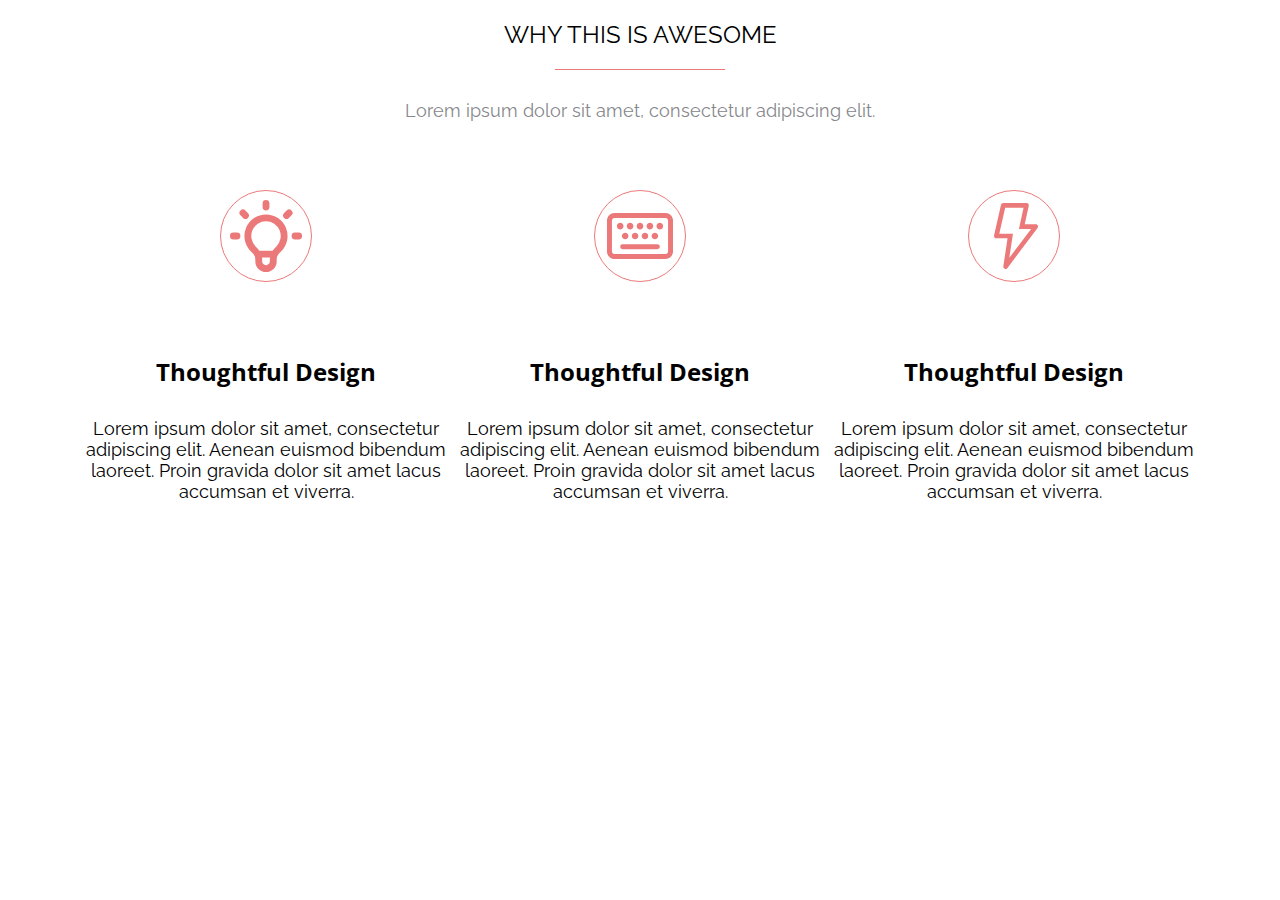
<file: HW2/index.html>
<!DOCTYPE html>
<html lang="en">

<head>
	<meta charset="UTF-8">
	<meta http-equiv="X-UA-Compatible" content="IE=edge">
	<meta name="viewport" content="width=device-width, initial-scale=1.0">
	<title>Document</title>
	<link rel="stylesheet" href="./css/style.css">
	<link rel="preconnect" href="https://fonts.googleapis.com">
	<link rel="preconnect" href="https://fonts.gstatic.com" crossorigin>
	<link href="https://fonts.googleapis.com/css2?family=Open+Sans:wght@700&family=Raleway&display=swap"
		rel="stylesheet">
</head>

<body>
	<div class="blok">
		<h2>WHY THIS IS AWESOME</h2>
		<div class="block__hr">
		</div>
		<h5>Lorem ipsum dolor sit amet, consectetur adipiscing elit.</h5>
	</div>

	<div class="block__icons">

		<div class="icon__block">
			<div class="icon">
				<svg width="170" height="170" viewBox="0 0 170 170" fill="none"
					xmlns="http://www.w3.org/2000/svg">
					<path
						d="M76.5232 103.136H93.4733H76.5232ZM85 52.3549V55.9821V52.3549ZM108.084 61.9163L105.519 64.4807L108.084 61.9163ZM117.645 85H114.018H117.645ZM55.9821 85H52.3549H55.9821ZM64.4807 64.4807L61.9163 61.9163L64.4807 64.4807ZM72.1741 97.8259C69.6382 95.2894 67.9114 92.0578 67.212 88.5398C66.5126 85.0219 66.872 81.3756 68.2448 78.0619C69.6176 74.7482 71.9422 71.916 74.9246 69.9234C77.907 67.9307 81.4132 66.8672 85 66.8672C88.5868 66.8672 92.0931 67.9307 95.0755 69.9234C98.0578 71.916 100.382 74.7482 101.755 78.0619C103.128 81.3756 103.487 85.0219 102.788 88.5398C102.089 92.0578 100.362 95.2894 97.8259 97.8259L95.8382 99.81C94.7018 100.947 93.8005 102.296 93.1856 103.781C92.5707 105.266 92.2543 106.857 92.2545 108.465V110.391C92.2545 112.315 91.4902 114.16 90.1297 115.52C88.7692 116.881 86.924 117.645 85 117.645C83.076 117.645 81.2308 116.881 79.8703 115.52C78.5099 114.16 77.7455 112.315 77.7455 110.391V108.465C77.7455 105.218 76.4542 102.102 74.1618 99.81L72.1741 97.8259Z"
						stroke="#EC7979" stroke-width="6.83333" stroke-linecap="round" stroke-linejoin="round" />
					<circle cx="85" cy="85" r="45.5" stroke="#EC7979" />
				</svg>

				<div class="icon__block__title">Thoughtful Design</div>
				<div class="description">Lorem ipsum dolor sit amet, consectetur adipiscing
					elit. Aenean euismod bibendum laoreet. Proin gravida dolor sit amet lacus accumsan et viverra.
				</div>
			</div>

			<div class="icon">
				<svg width="170" height="170" viewBox="0 0 170 170" fill="none"
					xmlns="http://www.w3.org/2000/svg">
					<path
						d="M110.573 62C112.543 62 114.432 62.7786 115.825 64.1645C117.218 65.5505 118 67.4302 118 69.3902V100.61C118 102.57 117.218 104.45 115.825 105.835C114.432 107.221 112.543 108 110.573 108H59.427C58.4517 108 57.4859 107.809 56.5848 107.437C55.6838 107.066 54.865 106.522 54.1754 105.835C53.4858 105.149 52.9387 104.335 52.5655 103.438C52.1922 102.541 52.0001 101.58 52.0001 100.61V69.3902C52.0001 67.4302 52.7826 65.5505 54.1754 64.1645C55.5682 62.7786 57.4573 62 59.427 62H110.573V62ZM110.573 66.9268H59.427C58.7704 66.9268 58.1407 67.1863 57.6765 67.6483C57.2122 68.1103 56.9514 68.7369 56.9514 69.3902V100.61C56.9514 101.97 58.0604 103.073 59.427 103.073H110.573C111.23 103.073 111.86 102.814 112.324 102.352C112.788 101.89 113.049 101.263 113.049 100.61V69.3902C113.049 68.7369 112.788 68.1103 112.324 67.6483C111.86 67.1863 111.23 66.9268 110.573 66.9268V66.9268ZM67.679 93.2031H102.338C102.965 93.2033 103.569 93.4404 104.027 93.8665C104.485 94.2926 104.764 94.876 104.807 95.4986C104.85 96.1213 104.653 96.737 104.257 97.2211C103.862 97.7053 103.296 98.0219 102.674 98.107L102.338 98.13H67.679C67.0518 98.1298 66.448 97.8927 65.9897 97.4666C65.5314 97.0405 65.2527 96.4571 65.2099 95.8345C65.1672 95.2118 65.3636 94.5961 65.7594 94.112C66.1552 93.6278 66.721 93.3112 67.3424 93.2261L67.679 93.2031H102.338H67.679V93.2031ZM99.8621 81.7072C100.738 81.7072 101.577 82.0533 102.196 82.6693C102.815 83.2852 103.163 84.1207 103.163 84.9918C103.163 85.8629 102.815 86.6983 102.196 87.3143C101.577 87.9303 100.738 88.2763 99.8621 88.2763C98.9867 88.2763 98.1471 87.9303 97.5281 87.3143C96.909 86.6983 96.5613 85.8629 96.5613 84.9918C96.5613 84.1207 96.909 83.2852 97.5281 82.6693C98.1471 82.0533 98.9867 81.7072 99.8621 81.7072ZM80.0736 81.7072C80.9491 81.7072 81.7887 82.0533 82.4077 82.6693C83.0267 83.2852 83.3745 84.1207 83.3745 84.9918C83.3745 85.8629 83.0267 86.6983 82.4077 87.3143C81.7887 87.9303 80.9491 88.2763 80.0736 88.2763C79.1982 88.2763 78.3586 87.9303 77.7396 87.3143C77.1206 86.6983 76.7728 85.8629 76.7728 84.9918C76.7728 84.1207 77.1206 83.2852 77.7396 82.6693C78.3586 82.0533 79.1982 81.7072 80.0736 81.7072V81.7072ZM70.1712 81.7072C71.0466 81.7072 71.8862 82.0533 72.5052 82.6693C73.1242 83.2852 73.472 84.1207 73.472 84.9918C73.472 85.8629 73.1242 86.6983 72.5052 87.3143C71.8862 87.9303 71.0466 88.2763 70.1712 88.2763C69.2957 88.2763 68.4562 87.9303 67.8371 87.3143C67.2181 86.6983 66.8703 85.8629 66.8703 84.9918C66.8703 84.1207 67.2181 83.2852 67.8371 82.6693C68.4562 82.0533 69.2957 81.7072 70.1712 81.7072ZM89.9761 81.7072C90.8515 81.7072 91.6911 82.0533 92.3102 82.6693C92.9292 83.2852 93.2769 84.1207 93.2769 84.9918C93.2769 85.8629 92.9292 86.6983 92.3102 87.3143C91.6911 87.9303 90.8515 88.2763 89.9761 88.2763C89.1007 88.2763 88.2611 87.9303 87.6421 87.3143C87.0231 86.6983 86.6753 85.8629 86.6753 84.9918C86.6753 84.1207 87.0231 83.2852 87.6421 82.6693C88.2611 82.0533 89.1007 81.7072 89.9761 81.7072V81.7072ZM65.2034 71.8536C66.0789 71.8536 66.9184 72.1997 67.5375 72.8156C68.1565 73.4316 68.5042 74.2671 68.5042 75.1382C68.5042 76.0093 68.1565 76.8447 67.5375 77.4607C66.9184 78.0767 66.0789 78.4227 65.2034 78.4227C64.328 78.4227 63.4884 78.0767 62.8694 77.4607C62.2504 76.8447 61.9026 76.0093 61.9026 75.1382C61.9026 74.2671 62.2504 73.4316 62.8694 72.8156C63.4884 72.1997 64.328 71.8536 65.2034 71.8536ZM75.0894 71.8536C75.9648 71.8536 76.8044 72.1997 77.4234 72.8156C78.0425 73.4316 78.3902 74.2671 78.3902 75.1382C78.3902 76.0093 78.0425 76.8447 77.4234 77.4607C76.8044 78.0767 75.9648 78.4227 75.0894 78.4227C74.214 78.4227 73.3744 78.0767 72.7554 77.4607C72.1363 76.8447 71.7886 76.0093 71.7886 75.1382C71.7886 74.2671 72.1363 73.4316 72.7554 72.8156C73.3744 72.1997 74.214 71.8536 75.0894 71.8536V71.8536ZM84.9919 71.8536C85.8673 71.8536 86.7069 72.1997 87.3259 72.8156C87.9449 73.4316 88.2927 74.2671 88.2927 75.1382C88.2927 76.0093 87.9449 76.8447 87.3259 77.4607C86.7069 78.0767 85.8673 78.4227 84.9919 78.4227C84.1164 78.4227 83.2769 78.0767 82.6578 77.4607C82.0388 76.8447 81.691 76.0093 81.691 75.1382C81.691 74.2671 82.0388 73.4316 82.6578 72.8156C83.2769 72.1997 84.1164 71.8536 84.9919 71.8536V71.8536ZM94.8943 71.8536C95.7698 71.8536 96.6094 72.1997 97.2284 72.8156C97.8474 73.4316 98.1952 74.2671 98.1952 75.1382C98.1952 76.0093 97.8474 76.8447 97.2284 77.4607C96.6094 78.0767 95.7698 78.4227 94.8943 78.4227C94.0189 78.4227 93.1793 78.0767 92.5603 77.4607C91.9413 76.8447 91.5935 76.0093 91.5935 75.1382C91.5935 74.2671 91.9413 73.4316 92.5603 72.8156C93.1793 72.1997 94.0189 71.8536 94.8943 71.8536V71.8536ZM104.797 71.8536C105.672 71.8536 106.512 72.1997 107.131 72.8156C107.75 73.4316 108.098 74.2671 108.098 75.1382C108.098 76.0093 107.75 76.8447 107.131 77.4607C106.512 78.0767 105.672 78.4227 104.797 78.4227C103.921 78.4227 103.082 78.0767 102.463 77.4607C101.844 76.8447 101.496 76.0093 101.496 75.1382C101.496 74.2671 101.844 73.4316 102.463 72.8156C103.082 72.1997 103.921 71.8536 104.797 71.8536Z"
						fill="#EC7979" />
					<circle cx="85.0001" cy="85" r="45.5" stroke="#EC7979" />
				</svg>

				<div class="icon__block__title">Thoughtful Design</div>
				<div class="description">Lorem ipsum dolor sit amet, consectetur adipiscing
					elit. Aenean euismod bibendum laoreet. Proin gravida dolor sit amet lacus accumsan et viverra.
				</div>
			</div>

			<div class="icon">
				<svg width="170" height="170" viewBox="0 0 170 170" fill="none"
					xmlns="http://www.w3.org/2000/svg">
					<path
						d="M75.7308 117.811C75.2572 117.608 74.8637 117.249 74.6123 116.793C74.3608 116.336 74.2659 115.807 74.3423 115.289L78.5542 87.3575H67.3765C67.0221 87.3672 66.6703 87.2939 66.3482 87.1432C66.026 86.9925 65.7422 86.7684 65.5186 86.4882C65.2949 86.2081 65.1375 85.8793 65.0584 85.5274C64.9793 85.1754 64.9806 84.8096 65.0622 84.4583L72.0049 53.8158C72.1271 53.2885 72.4239 52.8201 72.8454 52.4895C73.2669 52.1589 73.7874 51.9864 74.3192 52.0008H97.4615C97.8072 51.9996 98.1488 52.0774 98.4612 52.2283C98.7735 52.3792 99.0488 52.5995 99.2666 52.873C99.4875 53.1495 99.6439 53.4735 99.724 53.8206C99.8042 54.1676 99.806 54.5287 99.7294 54.8765L95.7258 73.2149H106.718C107.152 73.214 107.577 73.3373 107.946 73.5706C108.314 73.804 108.61 74.1381 108.801 74.5348C108.967 74.9156 109.031 75.3343 108.986 75.7484C108.941 76.1624 108.79 76.557 108.547 76.892L78.4616 116.963C78.2583 117.27 77.9868 117.524 77.6692 117.704C77.3515 117.884 76.9967 117.986 76.6334 118C76.3237 117.994 76.0178 117.93 75.7308 117.811V117.811ZM89.9402 77.9291L94.5687 56.7151H76.1705L70.2924 82.6433H83.9695L80.2899 106.874L102.09 77.9291H89.9402Z"
						fill="#EC7979" />
					<circle cx="85" cy="85" r="45.5" stroke="#EC7979" />
				</svg>

				<div class="icon__block__title">Thoughtful Design</div>
				<div class="description">Lorem ipsum dolor sit amet, consectetur adipiscing
					elit. Aenean euismod bibendum laoreet. Proin gravida dolor sit amet lacus accumsan et viverra.
				</div>
			</div>
		</div>
	</div>

</body>

</html>
</file>
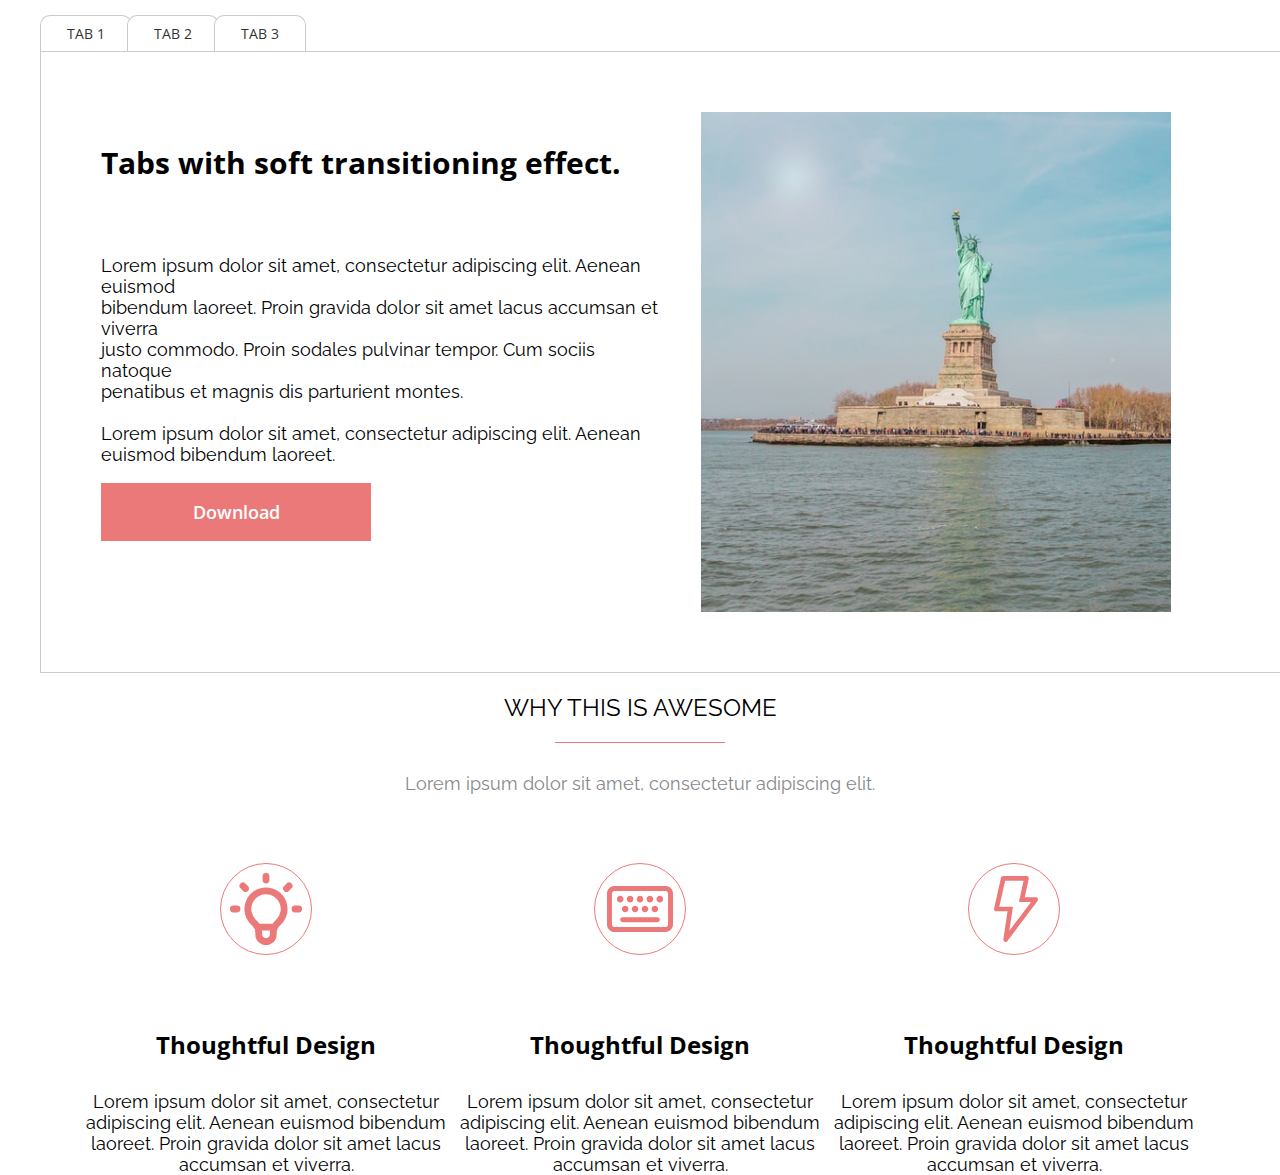
<file: HW4/index.html>
<!DOCTYPE html>
<html lang="en">

<head>
	<meta charset="UTF-8">
	<meta http-equiv="X-UA-Compatible" content="IE=edge">
	<meta name="viewport" content="width=device-width, initial-scale=1.0">
	<title>Document</title>
	<link rel="stylesheet" href="./css/style.css">
	<link rel="preconnect" href="https://fonts.googleapis.com">
	<link rel="preconnect" href="https://fonts.gstatic.com" crossorigin>
	<link href="https://fonts.googleapis.com/css2?family=Open+Sans:wght@700&family=Raleway&display=swap"
		rel="stylesheet">
</head>

<body>
	<a href="#">
		<!-- Reset -->
	</a>

	<div class="container">
		<div class="tabs">
			<div class="tabs__head">
				<a href="#tab-content1" class="tabs__tab-label">TAB 1</a>
				<a href="#tab-content2" class="tabs__tab-label">TAB 2</a>
				<a href="#tab-content3" class="tabs__tab-label">TAB 3</a>
			</div>

			<div class="tabs__content">
				<div class="tabs__item" id="tab-content1">
					<div class="tabs__block">
						<p class="tabs__title">Tabs with soft transitioning effect.</p>
						<p class="tabs__description"><br><br>Lorem ipsum dolor sit amet, consectetur adipiscing elit.
							Aenean<br>euismod<br>
							bibendum laoreet. Proin gravida dolor sit amet lacus accumsan et<br> viverra<br>
							justo commodo. Proin sodales pulvinar tempor. Cum sociis natoque<br>
							penatibus et magnis dis parturient montes.
							<br><br>
							Lorem ipsum dolor sit amet, consectetur adipiscing elit. Aenean euismod
							bibendum laoreet.
						</p>
						<button class="tabs__button">
							Download
						</button>
					</div>

					<div class="tabs__block">
						<img src="./img/Rectangle 111.jpg" alt="">
					</div>

				</div>

				<!--			<div class="tabs__item" id="tab-content2">
					<p>Tab 2</p>
					It has survived not only five centuries, but also the leap into electronic typesetting, remaining
					essentially
					unchanged.
				</div>

				<div class="tabs__item" id="tab-content3">
					<p>Tab 3</p>
					It was popularised in the 1960s with the release of Letraset sheets containing Lorem Ipsum passages, and
					more
					recently with desktop publishing software like Aldus PageMaker including versions of Lorem Ipsum.
				</div>
			</div>
		</div>
	</div>
-->
				<div class="blok">
					<h2>WHY THIS IS AWESOME</h2>
					<div class="block__hr">
					</div>
					<h5>Lorem ipsum dolor sit amet, consectetur adipiscing elit.</h5>
				</div>

				<div class="block__icons">

					<div class="icon__block">
						<div class="icon">
							<svg width="170" height="170" viewBox="0 0 170 170" fill="none" xmlns="http://www.w3.org/2000/svg">
								<path
									d="M76.5232 103.136H93.4733H76.5232ZM85 52.3549V55.9821V52.3549ZM108.084 61.9163L105.519 64.4807L108.084 61.9163ZM117.645 85H114.018H117.645ZM55.9821 85H52.3549H55.9821ZM64.4807 64.4807L61.9163 61.9163L64.4807 64.4807ZM72.1741 97.8259C69.6382 95.2894 67.9114 92.0578 67.212 88.5398C66.5126 85.0219 66.872 81.3756 68.2448 78.0619C69.6176 74.7482 71.9422 71.916 74.9246 69.9234C77.907 67.9307 81.4132 66.8672 85 66.8672C88.5868 66.8672 92.0931 67.9307 95.0755 69.9234C98.0578 71.916 100.382 74.7482 101.755 78.0619C103.128 81.3756 103.487 85.0219 102.788 88.5398C102.089 92.0578 100.362 95.2894 97.8259 97.8259L95.8382 99.81C94.7018 100.947 93.8005 102.296 93.1856 103.781C92.5707 105.266 92.2543 106.857 92.2545 108.465V110.391C92.2545 112.315 91.4902 114.16 90.1297 115.52C88.7692 116.881 86.924 117.645 85 117.645C83.076 117.645 81.2308 116.881 79.8703 115.52C78.5099 114.16 77.7455 112.315 77.7455 110.391V108.465C77.7455 105.218 76.4542 102.102 74.1618 99.81L72.1741 97.8259Z"
									stroke="#EC7979" stroke-width="6.83333" stroke-linecap="round" stroke-linejoin="round" />
								<circle cx="85" cy="85" r="45.5" stroke="#EC7979" />
							</svg>

							<div class="icon__block__title">Thoughtful Design</div>
							<div class="description">Lorem ipsum dolor sit amet, consectetur adipiscing
								elit. Aenean euismod bibendum laoreet. Proin gravida dolor sit amet lacus accumsan et viverra.
							</div>
						</div>

						<div class="icon">
							<svg width="170" height="170" viewBox="0 0 170 170" fill="none" xmlns="http://www.w3.org/2000/svg">
								<path
									d="M110.573 62C112.543 62 114.432 62.7786 115.825 64.1645C117.218 65.5505 118 67.4302 118 69.3902V100.61C118 102.57 117.218 104.45 115.825 105.835C114.432 107.221 112.543 108 110.573 108H59.427C58.4517 108 57.4859 107.809 56.5848 107.437C55.6838 107.066 54.865 106.522 54.1754 105.835C53.4858 105.149 52.9387 104.335 52.5655 103.438C52.1922 102.541 52.0001 101.58 52.0001 100.61V69.3902C52.0001 67.4302 52.7826 65.5505 54.1754 64.1645C55.5682 62.7786 57.4573 62 59.427 62H110.573V62ZM110.573 66.9268H59.427C58.7704 66.9268 58.1407 67.1863 57.6765 67.6483C57.2122 68.1103 56.9514 68.7369 56.9514 69.3902V100.61C56.9514 101.97 58.0604 103.073 59.427 103.073H110.573C111.23 103.073 111.86 102.814 112.324 102.352C112.788 101.89 113.049 101.263 113.049 100.61V69.3902C113.049 68.7369 112.788 68.1103 112.324 67.6483C111.86 67.1863 111.23 66.9268 110.573 66.9268V66.9268ZM67.679 93.2031H102.338C102.965 93.2033 103.569 93.4404 104.027 93.8665C104.485 94.2926 104.764 94.876 104.807 95.4986C104.85 96.1213 104.653 96.737 104.257 97.2211C103.862 97.7053 103.296 98.0219 102.674 98.107L102.338 98.13H67.679C67.0518 98.1298 66.448 97.8927 65.9897 97.4666C65.5314 97.0405 65.2527 96.4571 65.2099 95.8345C65.1672 95.2118 65.3636 94.5961 65.7594 94.112C66.1552 93.6278 66.721 93.3112 67.3424 93.2261L67.679 93.2031H102.338H67.679V93.2031ZM99.8621 81.7072C100.738 81.7072 101.577 82.0533 102.196 82.6693C102.815 83.2852 103.163 84.1207 103.163 84.9918C103.163 85.8629 102.815 86.6983 102.196 87.3143C101.577 87.9303 100.738 88.2763 99.8621 88.2763C98.9867 88.2763 98.1471 87.9303 97.5281 87.3143C96.909 86.6983 96.5613 85.8629 96.5613 84.9918C96.5613 84.1207 96.909 83.2852 97.5281 82.6693C98.1471 82.0533 98.9867 81.7072 99.8621 81.7072ZM80.0736 81.7072C80.9491 81.7072 81.7887 82.0533 82.4077 82.6693C83.0267 83.2852 83.3745 84.1207 83.3745 84.9918C83.3745 85.8629 83.0267 86.6983 82.4077 87.3143C81.7887 87.9303 80.9491 88.2763 80.0736 88.2763C79.1982 88.2763 78.3586 87.9303 77.7396 87.3143C77.1206 86.6983 76.7728 85.8629 76.7728 84.9918C76.7728 84.1207 77.1206 83.2852 77.7396 82.6693C78.3586 82.0533 79.1982 81.7072 80.0736 81.7072V81.7072ZM70.1712 81.7072C71.0466 81.7072 71.8862 82.0533 72.5052 82.6693C73.1242 83.2852 73.472 84.1207 73.472 84.9918C73.472 85.8629 73.1242 86.6983 72.5052 87.3143C71.8862 87.9303 71.0466 88.2763 70.1712 88.2763C69.2957 88.2763 68.4562 87.9303 67.8371 87.3143C67.2181 86.6983 66.8703 85.8629 66.8703 84.9918C66.8703 84.1207 67.2181 83.2852 67.8371 82.6693C68.4562 82.0533 69.2957 81.7072 70.1712 81.7072ZM89.9761 81.7072C90.8515 81.7072 91.6911 82.0533 92.3102 82.6693C92.9292 83.2852 93.2769 84.1207 93.2769 84.9918C93.2769 85.8629 92.9292 86.6983 92.3102 87.3143C91.6911 87.9303 90.8515 88.2763 89.9761 88.2763C89.1007 88.2763 88.2611 87.9303 87.6421 87.3143C87.0231 86.6983 86.6753 85.8629 86.6753 84.9918C86.6753 84.1207 87.0231 83.2852 87.6421 82.6693C88.2611 82.0533 89.1007 81.7072 89.9761 81.7072V81.7072ZM65.2034 71.8536C66.0789 71.8536 66.9184 72.1997 67.5375 72.8156C68.1565 73.4316 68.5042 74.2671 68.5042 75.1382C68.5042 76.0093 68.1565 76.8447 67.5375 77.4607C66.9184 78.0767 66.0789 78.4227 65.2034 78.4227C64.328 78.4227 63.4884 78.0767 62.8694 77.4607C62.2504 76.8447 61.9026 76.0093 61.9026 75.1382C61.9026 74.2671 62.2504 73.4316 62.8694 72.8156C63.4884 72.1997 64.328 71.8536 65.2034 71.8536ZM75.0894 71.8536C75.9648 71.8536 76.8044 72.1997 77.4234 72.8156C78.0425 73.4316 78.3902 74.2671 78.3902 75.1382C78.3902 76.0093 78.0425 76.8447 77.4234 77.4607C76.8044 78.0767 75.9648 78.4227 75.0894 78.4227C74.214 78.4227 73.3744 78.0767 72.7554 77.4607C72.1363 76.8447 71.7886 76.0093 71.7886 75.1382C71.7886 74.2671 72.1363 73.4316 72.7554 72.8156C73.3744 72.1997 74.214 71.8536 75.0894 71.8536V71.8536ZM84.9919 71.8536C85.8673 71.8536 86.7069 72.1997 87.3259 72.8156C87.9449 73.4316 88.2927 74.2671 88.2927 75.1382C88.2927 76.0093 87.9449 76.8447 87.3259 77.4607C86.7069 78.0767 85.8673 78.4227 84.9919 78.4227C84.1164 78.4227 83.2769 78.0767 82.6578 77.4607C82.0388 76.8447 81.691 76.0093 81.691 75.1382C81.691 74.2671 82.0388 73.4316 82.6578 72.8156C83.2769 72.1997 84.1164 71.8536 84.9919 71.8536V71.8536ZM94.8943 71.8536C95.7698 71.8536 96.6094 72.1997 97.2284 72.8156C97.8474 73.4316 98.1952 74.2671 98.1952 75.1382C98.1952 76.0093 97.8474 76.8447 97.2284 77.4607C96.6094 78.0767 95.7698 78.4227 94.8943 78.4227C94.0189 78.4227 93.1793 78.0767 92.5603 77.4607C91.9413 76.8447 91.5935 76.0093 91.5935 75.1382C91.5935 74.2671 91.9413 73.4316 92.5603 72.8156C93.1793 72.1997 94.0189 71.8536 94.8943 71.8536V71.8536ZM104.797 71.8536C105.672 71.8536 106.512 72.1997 107.131 72.8156C107.75 73.4316 108.098 74.2671 108.098 75.1382C108.098 76.0093 107.75 76.8447 107.131 77.4607C106.512 78.0767 105.672 78.4227 104.797 78.4227C103.921 78.4227 103.082 78.0767 102.463 77.4607C101.844 76.8447 101.496 76.0093 101.496 75.1382C101.496 74.2671 101.844 73.4316 102.463 72.8156C103.082 72.1997 103.921 71.8536 104.797 71.8536Z"
									fill="#EC7979" />
								<circle cx="85.0001" cy="85" r="45.5" stroke="#EC7979" />
							</svg>

							<div class="icon__block__title">Thoughtful Design</div>
							<div class="description">Lorem ipsum dolor sit amet, consectetur adipiscing
								elit. Aenean euismod bibendum laoreet. Proin gravida dolor sit amet lacus accumsan et viverra.
							</div>
						</div>

						<div class="icon">
							<svg width="170" height="170" viewBox="0 0 170 170" fill="none" xmlns="http://www.w3.org/2000/svg">
								<path
									d="M75.7308 117.811C75.2572 117.608 74.8637 117.249 74.6123 116.793C74.3608 116.336 74.2659 115.807 74.3423 115.289L78.5542 87.3575H67.3765C67.0221 87.3672 66.6703 87.2939 66.3482 87.1432C66.026 86.9925 65.7422 86.7684 65.5186 86.4882C65.2949 86.2081 65.1375 85.8793 65.0584 85.5274C64.9793 85.1754 64.9806 84.8096 65.0622 84.4583L72.0049 53.8158C72.1271 53.2885 72.4239 52.8201 72.8454 52.4895C73.2669 52.1589 73.7874 51.9864 74.3192 52.0008H97.4615C97.8072 51.9996 98.1488 52.0774 98.4612 52.2283C98.7735 52.3792 99.0488 52.5995 99.2666 52.873C99.4875 53.1495 99.6439 53.4735 99.724 53.8206C99.8042 54.1676 99.806 54.5287 99.7294 54.8765L95.7258 73.2149H106.718C107.152 73.214 107.577 73.3373 107.946 73.5706C108.314 73.804 108.61 74.1381 108.801 74.5348C108.967 74.9156 109.031 75.3343 108.986 75.7484C108.941 76.1624 108.79 76.557 108.547 76.892L78.4616 116.963C78.2583 117.27 77.9868 117.524 77.6692 117.704C77.3515 117.884 76.9967 117.986 76.6334 118C76.3237 117.994 76.0178 117.93 75.7308 117.811V117.811ZM89.9402 77.9291L94.5687 56.7151H76.1705L70.2924 82.6433H83.9695L80.2899 106.874L102.09 77.9291H89.9402Z"
									fill="#EC7979" />
								<circle cx="85" cy="85" r="45.5" stroke="#EC7979" />
							</svg>

							<div class="icon__block__title">Thoughtful Design</div>
							<div class="description">Lorem ipsum dolor sit amet, consectetur adipiscing
								elit. Aenean euismod bibendum laoreet. Proin gravida dolor sit amet lacus accumsan et viverra.
							</div>
						</div>
					</div>
				</div>

</body>

</html>
</file>
<file: ActiveBox/sass/style.css>
@import "./banner.css";
@import "./features.css";
@import "./works.css";
@import "./our-team.css";
@import "./testimonials.css";
@import "./download.css";
@import "./footer.css";
body {
  width: 100%;
  background-color: #FFFFFF;
  margin: 0 auto;
}/*# sourceMappingURL=style.css.map */
</file>
<file: Axit/css/style.css>
@import "./awesome.css";
@import "./pricing.css";
@import "./tabs.css";
@import "./customers.css";
@import "./design.css";
@import "./contact.css";
@import "./footer.css";
@import "./banner.css";

body {
    width: 100%;
    background-color: #FFFFFF;
    margin: 0 auto;
}
</file>
<file: HW2/css/style.css>
body{
    margin: 0;
}

.blok{
    width: 1170px;
    background-color: #FFFFFF;
    margin: 0 auto;
}

.blok h2{
    text-align: center;
    font-family: 'Raleway', sans-serif;
    font-weight: 400;
    color: black;
}

.block__hr{
    width: 170px;
    height: 1px;
    background-color: #EC7979;
    margin: 0 auto;
}

.blok h5{
    text-align: center;
    font-family: 'Raleway', sans-serif;
    font-weight: 400;
    font-size: 18px;
    color: #86878B;
}

.block__icons{
    width: 100%;
    margin: 0 auto;
    background-color: #FFFFFF;
    display: inline-block;
    float: left;
}

.icon__block{
    /* width: 370px; DELETE */
	width: 100%; /* NEW */
    background-color: #FFFFFF;
    text-align: center;
}

.icon { /* NEW */
	width: 370px;
	display: inline-block;
}

.icon__block__title{
    font-family: 'Open Sans', sans-serif;
    text-align: center;
    font-weight: 700;
    font-size: 24px;
    color: black;
    margin: 30px 0 30px 0;
}

.description{
    font-family: 'Raleway', sans-serif;
    text-align: center;
    font-weight: 400;
    font-size: 18px;
    color: black;
}
</file>
<file: HW4/css/style.css>
body {
    margin: 0;
}

.container {
    margin: 0 auto;
    max-width: 1200px;
    padding: 15px;
    background: #FFFFFF;
}

.tabs {
    width: 100%;
}

.tabs__head {
    font-family: 'Open Sans';
    font-style: normal;
    font-weight: 400;
    font-size: 14px;
    line-height: 19px;
    display: flex;
    align-items: center;
    text-align: center;
    color: #333333;

}

.tabs__tab-label {
    display: inline-block;
    background-color: #FFFFFF;
    height: 35px;
    line-height: 35px;
    min-width: 50px;
    padding: 0px 20px;
    text-align: center;
    text-decoration: none;
    color: #333333;
    margin: 0 -5px 0 0;
    border-top: 1px solid #C6CBCD;
    border-left: 1px solid #C6CBCD;
    border-right: 1px solid #C6CBCD;
    border-radius: 10px 10px 0 0;
}

.tabs__item {
    display: none;
    background-color: #fff;
    width: calc(100% - 40px);
    max-width: 100%;
    padding: 20px;
    border: 1px solid #C6CBCD;
    padding: 60px;
    display: flex;
    justify-content: space-between;
    align-items: center;
    
}

.tabs__block{
    width: 560px;
    height: 500px;
    background-color: #FFFFFF;
}

.tabs__block img{
    width: 470px;
    height: 500px;
}

.tabs__item:target {
    display: block;
}

.tabs__item:last-child {
    display: block;
}

.tabs__item:target~.tabs__item {
    display: none;
}

.tabs__title {
    font-family: 'Open Sans';
    font-weight: 700;
    font-size: 30px;
    line-height: 41px;
    display: flex;
    align-items: center;
    color: #000000;
}

.tabs__description {
    font-family: 'Raleway';
    font-weight: 400;
    font-size: 18px;
    line-height: 21px;
    display: flex;
    align-items: center;
    color: #000000;
}

.tabs__button{
    width: 270px;
    height: 58px;
    background: #EC7979;
    border: 1px solid #EC7979;
    font-family: 'Open Sans';
    font-weight: 600;
    font-size: 18px;
    color: #FFFFFF;
}

.blok {
    width: 1170px;
    background-color: #FFFFFF;
    margin: 0 auto;
}

.blok h2 {
    text-align: center;
    font-family: 'Raleway', sans-serif;
    font-weight: 400;
    color: black;
}

.block__hr {
    width: 170px;
    height: 1px;
    background-color: #EC7979;
    margin: 0 auto;
}

.blok h5 {
    text-align: center;
    font-family: 'Raleway', sans-serif;
    font-weight: 400;
    font-size: 18px;
    color: #86878B;
}

.block__icons {
    width: 100%;
    margin: 0 auto;
    background-color: #FFFFFF;
    display: inline-block;
    float: left;
}

.icon__block {
    /* width: 370px; DELETE */
    width: 100%;
    /* NEW */
    background-color: #FFFFFF;
    text-align: center;
}

.icon {
    /* NEW */
    width: 370px;
    display: inline-block;
}

.icon__block__title {
    font-family: 'Open Sans', sans-serif;
    text-align: center;
    font-weight: 700;
    font-size: 24px;
    color: black;
    margin: 30px 0 30px 0;
}

.description {
    font-family: 'Raleway', sans-serif;
    text-align: center;
    font-weight: 400;
    font-size: 18px;
    color: black;
}
</file>
